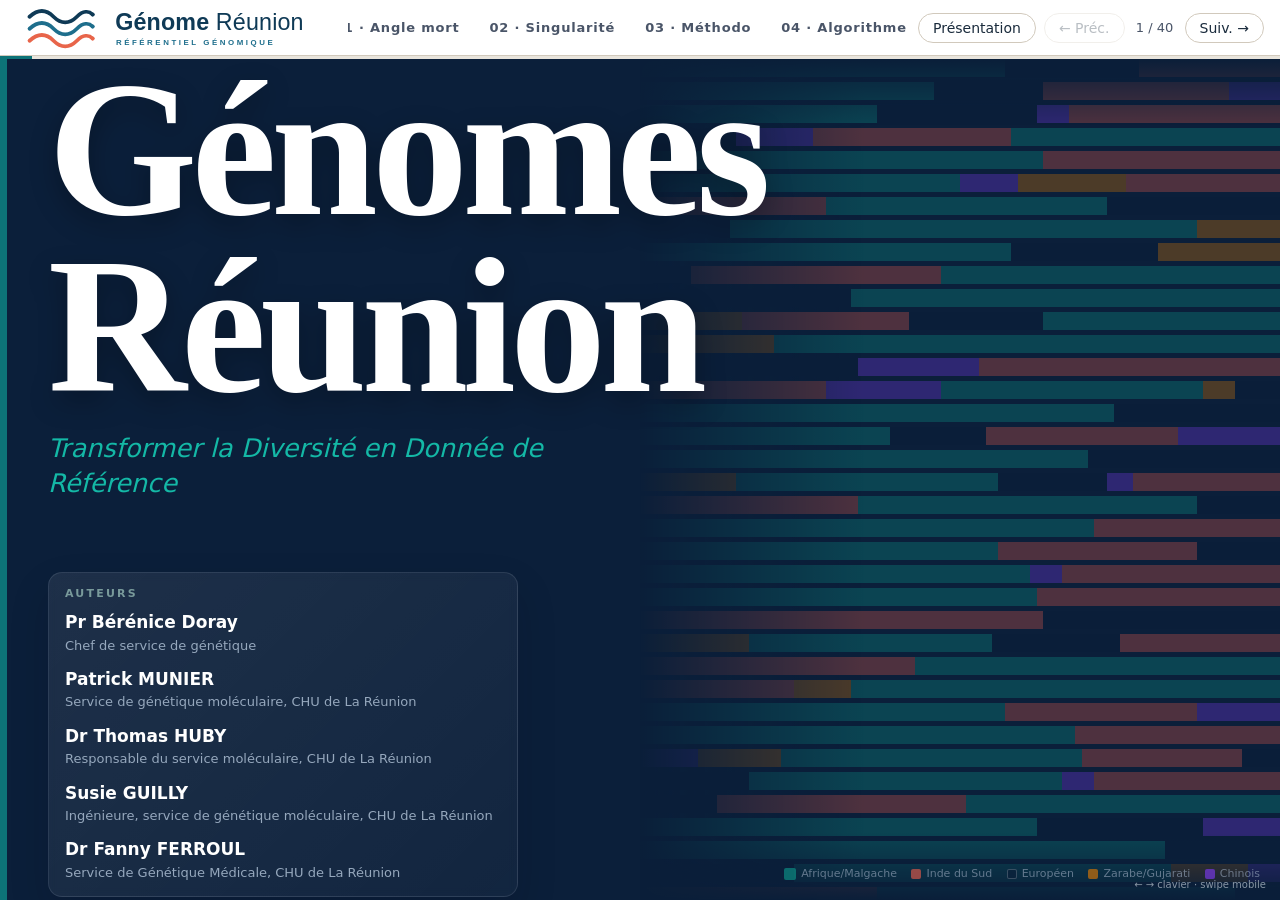
<file: index.html>
<!doctype html>

<html lang="fr">
  <head>
    <meta charset="utf-8" />
    <meta content="width=device-width,initial-scale=1" name="viewport" />
    <title>Génome Réunion</title>
    <link rel="icon" type="image/svg+xml" href="images/favicon.svg" />
    <link href="css/main.css?v=2" rel="stylesheet" />
    <link href="css/slides/s00-hero.css" rel="stylesheet" />
    <link href="css/slides/s01-angle-mort.css" rel="stylesheet" />
    <link href="css/slides/s02-singularite.css" rel="stylesheet" />
    <link href="css/slides/s03-design.css" rel="stylesheet" />
    <link href="css/slides/s04-algorithme.css" rel="stylesheet" />
    <link href="css/slides/s05-wgs.css" rel="stylesheet" />
    <script src="js/vendor/chart.umd.js"></script>
  </head>
  <body>
    <nav aria-label="Navigation de la présentation" id="nav">
      <div id="nav-left">
        <span id="nav-logo" role="button" tabindex="0" aria-label="Génome Réunion — retour à l'accueil">
          <img class="nav-logo-img" src="images/genome-reunion-logo-horizontal-court.svg" alt="Génome Réunion — Référentiel génomique de La Réunion" />
        </span>
        <button aria-expanded="false" aria-label="Menu sections" id="burger-btn">
          <span></span>
          <span></span>
          <span></span>
        </button>
      </div>
      <div id="nav-center">
        <!-- Navigation de section : data-target-slide = index 0-based de la slide d'entrée de section -->
        <button aria-current="true" class="sec-pill js-slide-jump on" data-target-slide="0">Accueil</button>
        <button class="sec-pill js-slide-jump" data-target-slide="2">01 · Angle mort</button>
        <button class="sec-pill js-slide-jump" data-target-slide="8">02 · Singularité</button>
        <button class="sec-pill js-slide-jump" data-target-slide="14">03 · Méthodo</button>
        <button class="sec-pill js-slide-jump" data-target-slide="17">04 · Algorithme</button>
        <button class="sec-pill js-slide-jump" data-target-slide="39">05 · WGS</button>
      </div>
      <div id="nav-right">
        <button class="nbtn" id="presenter-btn" title="Ouvrir le mode présentation (2 écrans)">Présentation</button>
        <button aria-controls="deck" class="nbtn" id="bp">← Préc.</button>
        <output aria-atomic="true" aria-live="polite" id="ctr">1 / 42</output>
        <button aria-controls="deck" class="nbtn" id="bn">Suiv. →</button>
      </div>
    </nav>
    <div id="prog"><div id="pf"></div></div>
    <main aria-label="Présentation Génome Réunion" id="deck">
      <!-- ═══════════════════════════════════════════════════════
           INDEX DES SLIDES — Numérotation = badge affiché en pied de page
           (mode Expert ; les 2 résumés S04 sont optionnels, non numérotés)
           ═══════════════════════════════════════════════════════

           SECTION 00 — ACCUEIL
           Slide 1  — TITRE HERO
           Slide 2  — PLAN DE LA PRÉSENTATION

           SECTION 01 — ANGLE MORT
           Slide 3  — INTRO S01 : L'ANGLE MORT
           Slide 4  — BIAIS STRUCTUREL DOCUMENTÉ
           Slide 5  — LE MUR CLINIQUE
           Slide 6  — PHARMACOGÉNÉTIQUE
           Slide 7  — QUAND L'IA HÉRITE D'UNE MAUVAISE RÉFÉRENCE
           Slide 8  — COMMENT GÉNOME RÉUNION CORRIGE LE BIAIS

           SECTION 02 — SINGULARITÉ
           Slide 9  — INTRO S02 : SINGULARITÉ RÉUNIONNAISE
           Slide 10 — LA RÉUNION : PEUPLEMENT SANS AUTOCHTONES
           Slide 11 — DU PEUPLEMENT AU MÉTISSAGE
           Slide 12 — POURQUOI LA RÉUNION N'EST PAS HOMOGÈNE
           Slide 13 — L'EFFET FONDATEUR
           Slide 14 — LA DOUBLE SINGULARITÉ

           SECTION 03 — MÉTHODOLOGIE
           Slide 15 — INTRO S03 : DESIGN
           Slide 16 — LE PIPELINE D'OPTIMISATION
           Slide 17 — DE LA PUCE SNP AU WGS : L'ENTONNOIR

           SECTION 04 — ALGORITHME
           Slide 18  — INTRO S04 : L'ALGORITHME
           Slide 18a — ALGORITHME DE SÉLECTION (RÉSUMÉ 1, optionnel)
           Slide 18b — VALIDATION & DÉPLOIEMENT (RÉSUMÉ 2, optionnel)
           Slide 19 — ARCHITECTURE DU PROJET : TROIS RESSOURCES
           Slide 20 — JUSTIFICATION STATISTIQUE N=350
           Slide 21 — PANEL WGS HYBRIDE V3
           Slide 22 — DEUX NIVEAUX, UNE CONTRAINTE PRINCIPALE
           Slide 23 — STRATIFICATION GÉO-ANCESTRALE
           Slide 24 — POOLS TÉMOINS EXTERNES (V3.5)
           Slide 25 — QUATRE DIMENSIONS COMPLÉMENTAIRES DE S_div
           Slide 26 — COMPOSANTES GLOBALES (PCA + ADMIX)
           Slide 27 — COMPOSANTES LOCALES (IBD + ROH)
           Slide 28 — LE SCORE DE DIVERSITÉ
           Slide 29 — ANTI-BIAIS DIRECTIONNEL (QUINTILE)
           Slide 30 — SÉLECTION GREEDY STRATIFIÉE
           Slide 31 — EXEMPLE CONCRET : CALCUL PAS-À-PAS
           Slide 32 — PHASAGE RÉUNIONNAIS
           Slide 33 — FRÉQUENCES FINALES (RECALIBRAGE)
           Slide 34 — COMPARAISON DES 6 STRATÉGIES
           Slide 35 — AVANTAGES ET LIMITATIONS
           Slide 36 — VALIDATION 1000 GENOMES
           Slide 37 — VALIDATION EPIGEN-BRASIL

           SECTION 05 — WGS
           Slide 38 — INTRO S05 : WGS ET IMPACTS
           Slide 39 — LES IMPACTS ATTENDUS DU RÉFÉRENTIEL
           Slide 40 — CONCLUSION

           ═══════════════════════════════════════════════════════ -->
      <!-- ═══════════════════════════════════════════════════════
     SLIDE 01 — TITRE HERO
     Fond navy + barre accent teal + animation admixture à droite.
     L'animation (#admix-bg) est injectée dynamiquement par
     data/admixture.js au chargement (DOMContentLoaded).
     Les barres reflètent la composition démographique réelle :
     ~45% Afrique/Malgache · ~25% Inde du Sud · ~15% Européen
     ═══════════════════════════════════════════════════════ -->
      <div class="slide slide--hero" data-section="0">
        <div class="accent-bar"></div>
        <!-- Zone droite : animation admixture en arrière-plan
         aria-hidden=true car purement décoratif — ne pas lire par les lecteurs d'écran
         Les barres sont injectées par data/admixture.js ; ce bloc HTML reste volontairement vide
         pour éviter une duplication des données entre index.html et data/admixture.js.
         Les deux dégradés (gauche et haut/bas) fondent l'animation dans le fond navy. -->
        <div aria-hidden="true" class="admix-wrap">
          <div id="admix-bg"></div>
          <!-- Fondu gauche : navy → transparent pour intégrer l'animation au fond -->
          <div class="admix-overlay-left"></div>
          <!-- Fondus haut et bas : masquent les bords de l'animation -->
          <div class="admix-overlay-vignette"></div>
        </div>
        <!-- Légende des composantes ancestrales — coin bas droit, discret (opacity .65)
         Correspond aux couleurs des variables CSS --adm-* dans variables.css -->
        <div aria-hidden="true" class="adm-legend">
          <div class="adm-legend-item">
            <div class="adm-legend-dot adm-legend-dot--afrique"></div>
            Afrique/Malgache
          </div>
          <div class="adm-legend-item">
            <div class="adm-legend-dot adm-legend-dot--inde"></div>
            Inde du Sud
          </div>
          <div class="adm-legend-item">
            <div class="adm-legend-dot adm-legend-dot--europe"></div>
            Européen
          </div>
          <div class="adm-legend-item">
            <div class="adm-legend-dot adm-legend-dot--zarabe"></div>
            Zarabe/Gujarati
          </div>
          <div class="adm-legend-item">
            <div class="adm-legend-dot adm-legend-dot--chinois"></div>
            Chinois
          </div>
        </div>
        <!-- Contenu principal hero — z-index:2 pour rester au-dessus de l'animation admixture.
         Le bloc texte reste volontairement court : titre + promesse + signature auteurs,
         pour laisser la slide d'ouverture jouer pleinement son rôle de couverture. -->
        <div class="hero-content">
          <div>
            <h1 class="hero-title">
              Génomes
              <br />
              Réunion
            </h1>
            <p class="hero-subtitle">Transformer la Diversité en Donnée de Référence</p>
            <div class="hero-authors">
              <div class="hero-authors-label">Auteurs</div>
              <div class="hero-authors-list">
                <div>
                  <div class="hero-author-name">Pr Bérénice Doray</div>
                  <div class="hero-author-role">Chef de service de génétique</div>
                </div>
                <div>
                  <div class="hero-author-name">Patrick MUNIER</div>
                  <div class="hero-author-role">Service de génétique moléculaire, CHU de La Réunion</div>
                </div>
                <div>
                  <div class="hero-author-name">Dr Thomas HUBY</div>
                  <div class="hero-author-role">Responsable du service moléculaire, CHU de La Réunion</div>
                </div>
                <div>
                  <div class="hero-author-name">Susie GUILLY</div>
                  <div class="hero-author-role">Ingénieure, service de génétique moléculaire, CHU de La Réunion</div>
                </div>
                <div>
                  <div class="hero-author-name">Dr Fanny FERROUL</div>
                  <div class="hero-author-role">Service de Génétique Médicale, CHU de La Réunion</div>
                </div>
              </div>
            </div>
          </div>
        </div>
      </div>
      <!-- ═══════════════════════════════════════════════════════
     SLIDE 02 — SOMMAIRE
     Table des matières cliquable. Chaque .toc-row porte un
     attribut data-target-slide lu par app.js.
     Les data-target-slide ci-dessous sont alignés sur les vraies
     slides d'introduction de section (index 0-based).
     ═══════════════════════════════════════════════════════ -->
      <div class="slide slide--cream" data-section="0">
        <div class="inner">
          <h2 class="slide-title">Plan de la présentation</h2>
          <div class="slide-rule slide-rule--teal"></div>
          <div class="toc-row js-slide-jump" data-target-slide="2">
            <div class="toc-number toc-number--s01">01</div>
            <div>
              <strong class="toc-title">L'Angle Mort de la Médecine de Précision</strong>
              <br />
              <span class="text-body toc-desc">Pourquoi La Réunion est absente des bases génomiques mondiales</span>
            </div>
          </div>
          <div class="toc-row js-slide-jump" data-target-slide="8">
            <div class="toc-number toc-number--s02">02</div>
            <div>
              <strong class="toc-title">Histoire et Singularité Génétique de La Réunion</strong>
              <br />
              <span class="text-body toc-desc">Peuplement, métissage, effet fondateur et double singularité</span>
            </div>
          </div>
          <div class="toc-row js-slide-jump" data-target-slide="14">
            <div class="toc-number toc-number--s03">03</div>
            <div>
              <strong class="toc-title">Pipeline Méthodologique</strong>
              <br />
              <span class="text-body toc-desc">De la puce SNP au séquençage ciblé (WGS)</span>
            </div>
          </div>
          <div class="toc-row toc-row--with-button">
            <div class="js-slide-jump" data-target-slide="17">
              <div class="toc-number toc-number--s04">04</div>
              <div>
                <strong class="toc-title">L'Algorithme de Sélection</strong>
                <br />
                <span class="text-body toc-desc">Comment choisir les individus qui maximisent l'information génétique</span>
              </div>
            </div>
            <button aria-pressed="true" id="s04-toggle-btn" title="Basculer entre mode Expert (détaillé) et Résumé pour la section Algorithme">Expert</button>
          </div>
          <div class="toc-row js-slide-jump" data-target-slide="33">
            <div class="toc-number toc-number--s05">05</div>
            <div>
              <strong class="toc-title">Ce que le WGS va Produire</strong>
              <br />
              <span class="text-body toc-desc">Le référentiel réunionnais au service des patients</span>
            </div>
          </div>
          <div class="slide-footer"><span class="caption">Génome Réunion</span></div>
        </div>
      </div>
      <!-- ═══════════════════════════════════════════════════════
     SLIDE 03 — INTRO SECTION 01 : L'ANGLE MORT
     Slide d'intro pleine couleur var(--s01) = coral.
     ═══════════════════════════════════════════════════════ -->
      <div class="slide slide--s01" data-section="1">
        <div class="section-slide">
          <div class="section-slide-left"><div class="section-number">01</div></div>
          <div class="section-slide-right">
            <div aria-hidden="true" class="section-graphic">
              <svg fill="none" viewbox="0 0 900 700" xmlns="http://www.w3.org/2000/svg">
                <defs>
                  <radialgradient cx="0" cy="0" gradienttransform="translate(552 352) rotate(90) scale(248 286)" gradientunits="userSpaceOnUse" id="section01GridGlow" r="1">
                    <stop stop-color="white" stop-opacity=".08"></stop>
                    <stop offset=".52" stop-color="white" stop-opacity=".025"></stop>
                    <stop offset="1" stop-color="white" stop-opacity="0"></stop>
                  </radialgradient>
                </defs>
                <rect fill="url(#section01GridGlow)" height="476" width="604" x="156" y="108"></rect>
                <g fill="rgba(255,255,255,.18)">
                  <rect height="10" rx="2" width="10" x="212" y="146"></rect>
                  <rect height="10" rx="2" width="10" x="250" y="146"></rect>
                  <rect height="10" rx="2" width="10" x="288" y="146"></rect>
                  <rect height="10" rx="2" width="10" x="326" y="146"></rect>
                  <rect height="10" rx="2" width="10" x="364" y="146"></rect>
                  <rect height="10" rx="2" width="10" x="402" y="146"></rect>
                  <rect height="10" rx="2" width="10" x="478" y="146"></rect>
                  <rect height="10" rx="2" width="10" x="516" y="146"></rect>
                  <rect height="10" rx="2" width="10" x="554" y="146"></rect>
                  <rect height="10" rx="2" width="10" x="592" y="146"></rect>
                  <rect height="10" rx="2" width="10" x="630" y="146"></rect>
                  <rect height="10" rx="2" width="10" x="668" y="146"></rect>
                  <rect height="10" rx="2" width="10" x="706" y="146"></rect>
                  <rect height="10" rx="2" width="10" x="212" y="194"></rect>
                  <rect height="10" rx="2" width="10" x="250" y="194"></rect>
                  <rect height="10" rx="2" width="10" x="288" y="194"></rect>
                  <rect height="10" rx="2" width="10" x="326" y="194"></rect>
                  <rect height="10" rx="2" width="10" x="364" y="194"></rect>
                  <rect height="10" rx="2" width="10" x="402" y="194"></rect>
                  <rect height="10" rx="2" width="10" x="440" y="194"></rect>
                  <rect height="10" rx="2" width="10" x="592" y="194"></rect>
                  <rect height="10" rx="2" width="10" x="630" y="194"></rect>
                  <rect height="10" rx="2" width="10" x="668" y="194"></rect>
                  <rect height="10" rx="2" width="10" x="706" y="194"></rect>
                  <rect height="10" rx="2" width="10" x="212" y="242"></rect>
                  <rect height="10" rx="2" width="10" x="250" y="242"></rect>
                  <rect height="10" rx="2" width="10" x="288" y="242"></rect>
                  <rect height="10" rx="2" width="10" x="326" y="242"></rect>
                  <rect height="10" rx="2" width="10" x="364" y="242"></rect>
                  <rect height="10" rx="2" width="10" x="402" y="242"></rect>
                  <rect height="10" rx="2" width="10" x="630" y="242"></rect>
                  <rect height="10" rx="2" width="10" x="668" y="242"></rect>
                  <rect height="10" rx="2" width="10" x="706" y="242"></rect>
                  <rect height="10" rx="2" width="10" x="212" y="290"></rect>
                  <rect height="10" rx="2" width="10" x="250" y="290"></rect>
                  <rect height="10" rx="2" width="10" x="288" y="290"></rect>
                  <rect height="10" rx="2" width="10" x="326" y="290"></rect>
                  <rect height="10" rx="2" width="10" x="364" y="290"></rect>
                  <rect height="10" rx="2" width="10" x="592" y="290"></rect>
                  <rect height="10" rx="2" width="10" x="630" y="290"></rect>
                  <rect height="10" rx="2" width="10" x="668" y="290"></rect>
                  <rect height="10" rx="2" width="10" x="706" y="290"></rect>
                  <rect height="10" rx="2" width="10" x="212" y="338"></rect>
                  <rect height="10" rx="2" width="10" x="250" y="338"></rect>
                  <rect height="10" rx="2" width="10" x="288" y="338"></rect>
                  <rect height="10" rx="2" width="10" x="630" y="338"></rect>
                  <rect height="10" rx="2" width="10" x="668" y="338"></rect>
                  <rect height="10" rx="2" width="10" x="706" y="338"></rect>
                  <rect height="10" rx="2" width="10" x="212" y="386"></rect>
                  <rect height="10" rx="2" width="10" x="250" y="386"></rect>
                  <rect height="10" rx="2" width="10" x="288" y="386"></rect>
                  <rect height="10" rx="2" width="10" x="326" y="386"></rect>
                  <rect height="10" rx="2" width="10" x="364" y="386"></rect>
                  <rect height="10" rx="2" width="10" x="592" y="386"></rect>
                  <rect height="10" rx="2" width="10" x="630" y="386"></rect>
                  <rect height="10" rx="2" width="10" x="668" y="386"></rect>
                  <rect height="10" rx="2" width="10" x="706" y="386"></rect>
                  <rect height="10" rx="2" width="10" x="212" y="434"></rect>
                  <rect height="10" rx="2" width="10" x="250" y="434"></rect>
                  <rect height="10" rx="2" width="10" x="288" y="434"></rect>
                  <rect height="10" rx="2" width="10" x="326" y="434"></rect>
                  <rect height="10" rx="2" width="10" x="364" y="434"></rect>
                  <rect height="10" rx="2" width="10" x="402" y="434"></rect>
                  <rect height="10" rx="2" width="10" x="630" y="434"></rect>
                  <rect height="10" rx="2" width="10" x="668" y="434"></rect>
                  <rect height="10" rx="2" width="10" x="706" y="434"></rect>
                  <rect height="10" rx="2" width="10" x="212" y="482"></rect>
                  <rect height="10" rx="2" width="10" x="250" y="482"></rect>
                  <rect height="10" rx="2" width="10" x="288" y="482"></rect>
                  <rect height="10" rx="2" width="10" x="326" y="482"></rect>
                  <rect height="10" rx="2" width="10" x="364" y="482"></rect>
                  <rect height="10" rx="2" width="10" x="402" y="482"></rect>
                  <rect height="10" rx="2" width="10" x="478" y="482"></rect>
                  <rect height="10" rx="2" width="10" x="516" y="482"></rect>
                  <rect height="10" rx="2" width="10" x="554" y="482"></rect>
                  <rect height="10" rx="2" width="10" x="592" y="482"></rect>
                  <rect height="10" rx="2" width="10" x="630" y="482"></rect>
                  <rect height="10" rx="2" width="10" x="668" y="482"></rect>
                  <rect height="10" rx="2" width="10" x="706" y="482"></rect>
                </g>
                <rect fill="rgba(230, 95, 80, .88)" height="210" rx="26" width="120" x="432" y="214"></rect>
                <rect fill="rgba(255,255,255,.16)" height="12" rx="6" width="80" x="452" y="242"></rect>
                <rect fill="rgba(255,255,255,.12)" height="12" rx="6" width="80" x="452" y="278"></rect>
                <rect fill="rgba(255,255,255,.10)" height="12" rx="6" width="80" x="452" y="314"></rect>
                <rect fill="rgba(255,255,255,.08)" height="12" rx="6" width="80" x="452" y="350"></rect>
              </svg>
            </div>
            <div class="section-copy">
              <div class="section-tag">Section 01 · Angle mort</div>
              <h2 class="section-title">
                L'Angle Mort de la
                <br />
                Médecine de Précision
              </h2>
              <p class="section-subtitle">Pourquoi la population réunionnaise reste hors champ des bases génomiques mondiales, et ce que cela change en clinique.</p>
            </div>
          </div>
        </div>
      </div>
      <!-- ═══════════════════════════════════════════════════════
     SLIDE 04 — BIAIS STRUCTUREL MONDIAL
     Tableau comparatif de trois ressources souvent confondues :
     GWAS (biais de recrutement), gnomAD/ExAC (fréquences de variants)
     et panels de diversité (1000 Genomes / H3Africa).
     Objectif : montrer qu'aucune ne constitue une référence dédiée
     pour la population réunionnaise.
     ═══════════════════════════════════════════════════════ -->
      <!-- Slide 04 : panorama des ressources biaisées et de leurs limites pour La Réunion. -->
      <div class="slide slide--cream" data-section="1">
        <div class="inner">
          <h2 class="slide-title">Un biais structurel documenté</h2>
          <div class="slide-rule slide-rule--coral"></div>
          <p class="text-body bias-intro">Le problème n'est pas une seule base, mais l'addition de plusieurs ressources incomplètes. Elles documentent mieux certaines populations que d'autres, sans jamais isoler un profil réunionnais propre.</p>
          <!-- Tableau de cadrage : chaque ligne correspond à une famille de ressources. -->
          <table class="bias-table">
            <colgroup>
              <col class="bias-col-resource" />
              <col class="bias-col-key" />
              <col class="bias-col-coverage" />
              <col />
            </colgroup>
            <tr>
              <th>Ressource</th>
              <th>Constat clé</th>
              <th>Ce que cela couvre</th>
              <th>Limite pour La Réunion</th>
            </tr>
            <tr>
              <td>
                <strong>1. GWAS</strong>
                <br />
                <span class="bias-resource-note">Cohortes d'association</span>
              </td>
              <td class="bias-key bias-key--coral">Participants majoritairement européens</td>
              <td>Découverte de variants associés et scores polygéniques</td>
              <td>Les performances chutent dans les populations sous-représentées et admixées ; un signal réunionnais peut rester invisible ou mal calibré.</td>
            </tr>
            <tr>
              <td>
                <strong>2. gnomAD / ExAC</strong>
                <br />
                <span class="bias-resource-note">Fréquences de variants</span>
              </td>
              <td class="bias-key bias-key--amber">Diversification en progrès, mais couverture incomplète</td>
              <td>Fréquence populationnelle, filtrage de variants, aide à l'interprétation</td>
              <td>Une fréquence "rare" au niveau global peut être fréquente localement ; les profils réunionnais restent dilués dans des catégories trop larges.</td>
            </tr>
            <tr>
              <td>
                <strong>3. 1000 Genomes / H3Africa</strong>
                <br />
                <span class="bias-resource-note">Panels de diversité</span>
              </td>
              <td class="bias-key bias-key--teal">Diversité mieux représentée que dans les GWAS historiques</td>
              <td>Structure génétique, haplotypes, comparaison entre populations</td>
              <td>Aucun sous-groupe ne reproduit l'admixture et la structuration locale réunionnaises ; ce ne sont pas des panels de référence réunionnais.</td>
            </tr>
          </table>
          <!-- Cartouche final : le vrai manque n'est pas l'absence totale de données, mais l'absence de référence dédiée. -->
          <div class="bias-callout">
            <span class="bias-callout-label">Conclusion :</span>
            <span class="text-body">
              La population réunionnaise n'est pas absente de toute littérature, mais absente comme
              <strong>référence dédiée</strong>
              . C'est cette absence qui fragilise l'imputation, l'interprétation des variants et les scores de risque.
            </span>
          </div>
          <div class="slide-footer slide-footer-citations">
            <div class="slide-footer-meta">
              <span class="caption">Génome Réunion</span>
              <div class="slide-footer-sources">
                <span class="slide-footer-source">1. Martin et al., 2017; Peterson et al., 2019; Fatumo et al., 2022</span>
                <span class="slide-footer-source">2. Lek et al., 2016; Karczewski et al., 2020; Gudmundsson et al., 2022</span>
                <span class="slide-footer-source">3. 1000 Genomes Project Consortium, 2010; H3Africa Consortium, 2014</span>
              </div>
            </div>
            <span class="caption">4</span>
          </div>
        </div>
      </div>
      <!-- ═══════════════════════════════════════════════════════
     SLIDE 05 — LE MUR CLINIQUE
     Contraste visuel patient européen (diagnostic clair) vs
     patient réunionnais (VUS — Variant d'Incertitude Significative).
     ═══════════════════════════════════════════════════════ -->
      <!-- Slide 05 : contraste clinique entre référentiel standard et patient réunionnais. -->
      <div class="slide slide--cream" data-section="1">
        <div class="inner">
          <h2 class="slide-title">Le Mur Clinique : Incertitudes et Pertes de Chance</h2>
          <div class="slide-rule slide-rule--coral"></div>
          <!-- Deux cartes miroir pour opposer le parcours standard et la perte de chance. -->
          <div class="grid-2 clinical-grid">
            <div class="clinical-panel clinical-panel--navy">
              <h3 class="clinical-panel-title">Patient Européen Standard</h3>
              <div class="clinical-panel-result clinical-panel-result--success">✓ Diagnostic bénin / clair</div>
            </div>
            <div class="clinical-panel clinical-panel--orange">
              <h3 class="clinical-panel-title">Patient Réunionnais</h3>
              <div class="clinical-panel-result clinical-panel-result--warning">
                ⚠ Résultat : VUS
                <br />
                <span class="clinical-panel-note">(variant de signification inconnue)</span>
              </div>
            </div>
          </div>
          <p class="text-body clinical-impact-line">
            —
            <strong>Faux positifs :</strong>
            diagnostics erronés (ex : cardiomyopathie hypertrophique à tort)
          </p>
          <p class="text-body clinical-impact-line">
            —
            <strong>Surcoûts :</strong>
            analyses complémentaires inutiles, errance diagnostique prolongée
          </p>
          <p class="text-body clinical-impact-line">
            —
            <strong>Anxiété familiale</strong>
            prolongée sans réponse claire
          </p>
          <div class="slide-footer slide-footer-citations">
            <div class="slide-footer-meta">
              <span class="caption">Génome Réunion</span>
              <div class="slide-footer-sources">
                <span class="slide-footer-source">
                  Manrai et al.,
                  <em>Genetic Misdiagnoses and the Potential for Health Disparities</em>
                  , N Engl J Med, 2016.
                </span>
              </div>
            </div>
            <span class="caption">5</span>
          </div>
        </div>
      </div>
      <!-- ═══════════════════════════════════════════════════════
     SLIDE 06 — PHARMACOGÉNÉTIQUE
     Tableau comparatif des risques médicamenteux spécifiques
     à la population réunionnaise (warfarine, clopidogrel).
     ═══════════════════════════════════════════════════════ -->
      <!-- Slide 06 : tableau pharmacogénétique + message de synthèse clinique. -->
      <div class="slide slide--cream" data-section="1">
        <div class="inner">
          <h2 class="slide-title">Pharmacogénétique : Quand le Standard Devient Dangereux</h2>
          <div class="slide-rule slide-rule--coral"></div>
          <table class="pharma-table">
            <colgroup>
              <col class="pharma-col-drug" />
              <col class="pharma-col-expected" />
              <col class="pharma-col-risk" />
            </colgroup>
            <tr>
              <th>Médicament</th>
              <th class="pharma-head--expected">Hypothèse euro-centrée</th>
              <th class="pharma-head--risk">Réalité réunionnaise</th>
            </tr>
            <tr>
              <td>
                <strong>Warfarine</strong>
                <br />
                <span class="caption">(Anticoagulant)</span>
              </td>
              <td class="pharma-cell--expected">Dosage standard efficace</td>
              <td class="pharma-cell--risk">
                <strong>CYP2C9*5,*6,*8,*11</strong>
                → risque hémorragique accru
              </td>
            </tr>
            <tr>
              <td>
                <strong>Clopidogrel</strong>
                <br />
                <span class="caption">(Cardiologie)</span>
              </td>
              <td class="pharma-cell--expected">50% métaboliseurs normaux</td>
              <td class="pharma-cell--risk">
                <strong>CYP2C19</strong>
                perte-de-fonction → thrombose de stent
              </td>
            </tr>
          </table>
          <!-- Grand cartouche de conclusion pour transformer le tableau en message clinique. -->
          <div class="pharma-highlight">
            <div class="pharma-highlight-value">90 %</div>
            <p class="pharma-highlight-copy">
              des individus d’une cohorte admixée ont au moins un résultat pharmacogénétique actionnable ;
              <br />
              <em class="pharma-highlight-emphasis">l’extrapolation européenne peut sous-estimer le risque.</em>
            </p>
          </div>
          <div class="slide-footer slide-footer-citations">
            <div class="slide-footer-meta">
              <span class="caption">Génome Réunion</span>
              <div class="slide-footer-sources">
                <span class="slide-footer-source">
                  Warfarine : Perera et al.,
                  <em>Lancet</em>
                  , 2013; Johnson et al.,
                  <em>Clin Pharmacol Ther</em>
                  , 2017.
                </span>
                <span class="slide-footer-source">
                  Clopidogrel : Magavern et al.,
                  <em>JACC Adv</em>
                  , 2023.
                </span>
                <span class="slide-footer-source">
                  Bertholim-Nasciben et al.,
                  <em>Front Pharmacol</em>
                  , 2023.
                </span>
                <span class="slide-footer-source">
                  Chan, Zhang, Pirmohamed,
                  <em>Br J Cancer</em>
                  , 2024.
                </span>
                <span class="slide-footer-source">
                  Suarez-Kurtz, Parra,
                  <em>Adv Pharmacol</em>
                  , 2018.
                </span>
              </div>
            </div>
            <span class="caption">6</span>
          </div>
        </div>
      </div>
      <!-- ═══════════════════════════════════════════════════════
     SLIDE 07 — IA : GARBAGE IN, GARBAGE OUT
     Slide d'impact : les deux chiffres clés (81% / ≈0%)
     avec la conséquence directe pour les patients réunionnais.
     ═══════════════════════════════════════════════════════ -->
      <!-- Slide 07 : montrer comment un référentiel incomplet se propage jusque dans l'IA biomédicale. -->
      <div class="slide slide--cream" data-section="1">
        <div class="accent-bar accent-bar--coral"></div>
        <div class="inner">
          <h2 class="slide-title">Quand l'IA Hérite d'une Mauvaise Référence</h2>
          <div class="slide-rule slide-rule--coral"></div>
          <!-- L'accroche reste pleine largeur pour annoncer le problème avant la grille 2x2. -->
          <p class="text-body ai-lead">Quand les référentiels sont construits sur des cohortes majoritairement européennes, les PRS, la pharmacogénétique et les modèles d'IA biomédicale se généralisent mal aux populations admixées.</p>
          <div class="grid-2 ai-grid-2">
            <div class="card ai-badge-card">
              <div class="ai-badge-dot"></div>
              <div class="ai-badge-copy">
                <div class="ai-badge-title">GWAS</div>
                <div class="text-body">cohortes majoritairement européennes dans les études d'association et les scores dérivés</div>
              </div>
            </div>
            <div class="card ai-body-card">
              <h3 class="ai-card-title">Pourquoi c'est un problème</h3>
              <p class="text-body">L'IA biomédicale n'invente pas ses biais : elle les hérite des bases de données, cohortes et référentiels sur lesquels elle est entraînée ou calibrée.</p>
            </div>
            <div class="card ai-badge-card ai-badge-card--alert">
              <div class="ai-badge-dot"></div>
              <div class="ai-badge-copy">
                <div class="ai-badge-title">Aucune</div>
                <div class="ai-badge-emphasis">référence réunionnaise dédiée dans les standards internationaux</div>
              </div>
            </div>
            <div class="ai-callout ai-callout--alert">
              <span class="ai-callout-label">Conséquence directe :</span>
              <span class="text-body">Les outils prédictifs, biomarqueurs et recommandations assistés par IA risquent d'être moins bien calibrés pour les patients réunionnais.</span>
            </div>
          </div>
          <div class="slide-footer slide-footer-citations">
            <div class="slide-footer-meta">
              <span class="caption">Génome Réunion</span>
              <div class="slide-footer-sources">
                <span class="slide-footer-source">Martin et al., 2017; Peterson et al., 2019; Fatumo et al., 2022</span>
                <span class="slide-footer-source">Lek et al., 2016; Karczewski et al., 2020; Gudmundsson et al., 2022</span>
                <span class="slide-footer-source">1000 Genomes Project Consortium, 2010; H3Africa Consortium, 2014</span>
                <span class="slide-footer-source">
                  IA / biais : Hasanzadeh et al.,
                  <em>NPJ Digit Med</em>
                  , 2025.
                </span>
                <span class="slide-footer-source">
                  Pharmacogénomique / équité : Paetznick, Okoro,
                  <em>Pharmacy</em>
                  , 2023; Botton et al.,
                  <em>Front Pharmacol</em>
                  , 2022.
                </span>
                <span class="slide-footer-source">
                  Drug discovery assisté par IA : Ocana et al.,
                  <em>Biomark Res</em>
                  , 2025.
                </span>
              </div>
            </div>
            <span class="caption">7</span>
          </div>
        </div>
      </div>
      <!-- ═══════════════════════════════════════════════════════
     SLIDE 08 — COMMENT LE PROJET CORRIGE LE BIAIS IA
     3 leviers orientés données / modèles / usage clinique.
     ═══════════════════════════════════════════════════════ -->
      <!-- Slide 08 : réponse au biais, structurée selon la logique IA données → modèles → transfert clinique. -->
      <div class="slide slide--cream" data-section="1">
        <div class="accent-bar accent-bar--coral"></div>
        <div class="inner">
          <h2 class="slide-title">Comment Génome Réunion Corrige le Biais de l'IA</h2>
          <div class="slide-rule slide-rule--coral"></div>
          <div class="grid-3 ai-step-grid">
            <div class="card ai-step-card ai-step-card--coral">
              <div class="ai-step-number ai-step-number--coral">1</div>
              <h3 class="ai-card-title">Données d'entraînement</h3>
              <p class="text-body ai-step-text">Introduire une référence réunionnaise pour que les modèles ne déduisent plus la diversité locale à partir d'un proxy européen.</p>
            </div>
            <div class="card ai-step-card ai-step-card--amber">
              <div class="ai-step-number ai-step-number--amber">2</div>
              <h3 class="ai-card-title">Modèles recalibrés</h3>
              <p class="text-body ai-step-text">Améliorer PRS, interprétation de variants, pharmacogénétique et outils d'aide à la décision à partir d'un jeu de données représentatif.</p>
            </div>
            <div class="card ai-step-card ai-step-card--orange">
              <div class="ai-step-number ai-step-number--orange">3</div>
              <h3 class="ai-card-title">IA plus transférable</h3>
              <p class="text-body ai-step-text">Réduire les faux positifs, mieux classer les VUS et limiter les erreurs thérapeutiques quand les recommandations assistées par IA passent au lit du patient.</p>
            </div>
          </div>
          <!-- Callout final : la réponse n'est pas cosmétique, elle agit sur les données sources des modèles. -->
          <div class="ai-callout">
            <h3 class="ai-card-title">La réponse au biais IA</h3>
            <p class="text-body ai-step-text">
              L'objectif n'est pas d'ajuster après coup un modèle euro-centré, mais d'introduire la diversité réunionnaise dans les données qui servent à
              <strong class="ai-callout-emphasis">entraîner, calibrer et évaluer</strong>
              les outils.
            </p>
          </div>
          <div class="slide-footer">
            <span class="caption">Génome Réunion</span>
            <span class="caption">8</span>
          </div>
        </div>
      </div>
      <!-- ═══════════════════════════════════════════════════════
     SLIDE 09 — INTRO SECTION 02 : SINGULARITÉ RÉUNIONNAISE
     Slide d'intro pleine couleur var(--s02) = teal.
     ═══════════════════════════════════════════════════════ -->
      <div class="slide slide--s02" data-section="2">
        <div class="section-slide">
          <div class="section-slide-left"><div class="section-number">02</div></div>
          <div class="section-slide-right">
            <!-- Motif expérimental section 02 :
         constellation orbitale : plusieurs pôles périphériques
         convergent vers un noyau commun plus affirmé. -->
            <div aria-hidden="true" class="section-graphic">
              <svg fill="none" viewbox="0 0 900 700" xmlns="http://www.w3.org/2000/svg">
                <defs>
                  <radialgradient cx="0" cy="0" gradienttransform="translate(500 350) rotate(90) scale(280 300)" gradientunits="userSpaceOnUse" id="section02Glow" r="1">
                    <stop stop-color="white" stop-opacity=".10"></stop>
                    <stop offset=".56" stop-color="white" stop-opacity=".03"></stop>
                    <stop offset="1" stop-color="white" stop-opacity="0"></stop>
                  </radialgradient>
                </defs>
                <rect fill="url(#section02Glow)" height="520" width="660" x="90" y="86"></rect>
                <g stroke="rgba(255,255,255,.11)" stroke-linecap="round" stroke-width="2.5">
                  <path d="M178 132H660"></path>
                  <path d="M704 132H754"></path>
                  <path d="M178 568H426"></path>
                  <path d="M470 568H754"></path>
                  <path d="M162 146V332"></path>
                  <path d="M162 376V584"></path>
                  <path d="M742 120V292"></path>
                  <path d="M742 338V582"></path>
                  <path d="M178 132L196 108"></path>
                  <path d="M742 120L764 98"></path>
                  <path d="M162 584L184 606"></path>
                  <path d="M754 568L782 596"></path>
                </g>
                <g stroke="rgba(255,255,255,.16)" stroke-linecap="round" stroke-width="2.5">
                  <path d="M252 218C310 248 356 274 422 328"></path>
                  <path d="M286 488C334 454 376 418 434 378"></path>
                  <path d="M612 212C572 246 542 278 498 320"></path>
                  <path d="M680 468C628 438 580 406 514 364"></path>
                  <path d="M444 348C468 344 490 344 514 348"></path>
                </g>
                <g fill="rgba(255,255,255,.34)">
                  <circle cx="214" cy="176" r="8"></circle>
                  <circle cx="246" cy="212" r="8"></circle>
                  <circle cx="282" cy="186" r="8"></circle>
                  <circle cx="320" cy="224" r="8"></circle>
                  <circle cx="270" cy="250" r="8"></circle>
                </g>
                <g fill="rgba(255,255,255,.34)">
                  <circle cx="240" cy="492" r="8"></circle>
                  <circle cx="284" cy="458" r="8"></circle>
                  <circle cx="324" cy="500" r="8"></circle>
                  <circle cx="344" cy="440" r="8"></circle>
                  <circle cx="384" cy="474" r="8"></circle>
                </g>
                <g fill="rgba(255,255,255,.34)">
                  <circle cx="616" cy="182" r="8"></circle>
                  <circle cx="650" cy="220" r="8"></circle>
                  <circle cx="690" cy="188" r="8"></circle>
                  <circle cx="712" cy="242" r="8"></circle>
                  <circle cx="644" cy="264" r="8"></circle>
                </g>
                <g fill="rgba(255,255,255,.34)">
                  <circle cx="614" cy="420" r="8"></circle>
                  <circle cx="654" cy="390" r="8"></circle>
                  <circle cx="692" cy="438" r="8"></circle>
                  <circle cx="724" cy="404" r="8"></circle>
                  <circle cx="644" cy="476" r="8"></circle>
                </g>
                <g fill="rgba(255,255,255,.12)">
                  <circle cx="466" cy="344" r="84"></circle>
                </g>
                <g fill="rgba(255,255,255,.48)">
                  <circle cx="448" cy="332" r="9"></circle>
                  <circle cx="474" cy="308" r="9"></circle>
                  <circle cx="508" cy="324" r="9"></circle>
                  <circle cx="530" cy="354" r="9"></circle>
                  <circle cx="486" cy="384" r="9"></circle>
                  <circle cx="446" cy="370" r="9"></circle>
                  <circle cx="478" cy="348" r="7"></circle>
                  <circle cx="498" cy="352" r="7"></circle>
                </g>
                <g fill="rgba(255,255,255,.12)">
                  <circle cx="392" cy="270" r="5"></circle>
                  <circle cx="372" cy="306" r="5"></circle>
                  <circle cx="560" cy="264" r="5"></circle>
                  <circle cx="578" cy="404" r="5"></circle>
                  <circle cx="404" cy="420" r="5"></circle>
                  <circle cx="552" cy="446" r="5"></circle>
                </g>
              </svg>
            </div>
            <div class="section-copy">
              <div class="section-tag">Section 02 · Singularité</div>
              <h2 class="section-title">
                Histoire et
                <br />
                Singularité Génétique
                <br />
                de La Réunion
              </h2>
              <p class="section-subtitle">Un peuplement sans autochtones, à la croisée de plusieurs continents, qui a produit une singularité démographique et génétique rare.</p>
            </div>
          </div>
        </div>
      </div>
      <!-- ═══════════════════════════════════════════════════════
     SLIDE 10 — HISTOIRE DU PEUPLEMENT
     Frise chronologique : 1663 colonisation → 1848 engagisme
     → XXe migrations. Cette slide ne traite plus la génétique
     en bloc : elle pose seulement la construction historique.
     ═══════════════════════════════════════════════════════ -->
      <div class="slide slide--cream" data-section="2">
        <div class="inner">
          <h2 class="slide-title">La Réunion : un peuplement sans autochtones</h2>
          <div class="slide-rule slide-rule--teal"></div>
          <div class="timeline">
            <div class="timeline-line"></div>
            <div class="timeline-step">
              <div class="timeline-node timeline-node--blue">1663</div>
              <p class="timeline-label timeline-label--blue">Colonisation / Esclavage</p>
              <p class="timeline-copy">
                Europe · Afrique
                <br />
                Madagascar
              </p>
            </div>
            <div class="timeline-step">
              <div class="timeline-node timeline-node--teal">1848</div>
              <p class="timeline-label timeline-label--teal">Engagisme</p>
              <p class="timeline-copy">
                Inde du Sud · Chine
                <br />
                Afrique
              </p>
            </div>
            <div class="timeline-step">
              <div class="timeline-node timeline-node--purple">XXe s.</div>
              <p class="timeline-label timeline-label--purple">Migrations</p>
              <p class="timeline-copy">
                Mayotte · Comores
                <br />
                Madagascar
              </p>
            </div>
            <div class="timeline-step">
              <div class="timeline-node timeline-node--orange">Auj.</div>
              <p class="timeline-label timeline-label--orange">Population</p>
              <p class="timeline-copy">
                Admixture
                <br />
                unique
              </p>
            </div>
          </div>
          <div class="s2-card s2-card--accent-left-teal s2-card--mb">
            <p class="text-body s2-body-lg">
              <strong class="s2-strong--teal">Message clé :</strong>
              la structure réunionnaise ne dérive pas d'un noyau autochtone ancien, mais d'apports successifs importés puis recombinés sur un espace insulaire clos.
            </p>
          </div>
          <!-- Citations historiques intégrées à la slide 10.
     Elles ancrent la frise dans une parole d'historien sans transformer
     la slide en poster académique ; la source courte reste visible. -->
          <div class="history-quotes">
            <div class="history-quote history-quote-prosper">
              <p class="history-quote-text">« La Réunion est un laboratoire d'histoire humaine, un monde recomposé où se mêlent les fragments d'identités transplantées. »</p>
              <div class="history-quote-meta">
                Prosper Ève ·
                <em>Esclavage, métissage, liberté</em>
                , 2003
              </div>
            </div>
            <div class="history-quote history-quote-fuma">
              <p class="history-quote-text">« Le marron est l'homme de la rupture ; il rejette le monde colonial et tente d'en bâtir un autre dans les hauteurs. »</p>
              <div class="history-quote-meta">
                Sudel Fuma ·
                <em>La révolte des oreilles coupées</em>
                , 2011
              </div>
            </div>
          </div>
          <div class="slide-footer slide-footer-citations">
            <div class="slide-footer-meta">
              <span class="caption">Génome Réunion</span>
              <div class="slide-footer-sources">
                <span class="slide-footer-source">
                  Citation 1 : Prosper Ève,
                  <em>Esclavage, métissage, liberté : La Réunion, 1794-1848</em>
                  , 2003.
                </span>
                <span class="slide-footer-source">
                  Citation 2 : Sudel Fuma,
                  <em>La révolte des oreilles coupées</em>
                  , 2011.
                </span>
              </div>
            </div>
            <span class="caption">10</span>
          </div>
        </div>
      </div>
      <!-- ═══════════════════════════════════════════════════════
     SLIDE 11 — DU PEUPLEMENT AU MÉTISSAGE
     Montre la transition entre vagues de peuplement et
     recomposition biologique mesurable (admixture).
     ═══════════════════════════════════════════════════════ -->
      <div class="slide slide--cream" data-section="2">
        <div class="inner">
          <h2 class="slide-title">Du peuplement au métissage</h2>
          <div class="slide-rule slide-rule--teal"></div>
          <div class="s2-grid-2">
            <div class="s2-card">
              <div class="s2-kicker">Ce qu'il faut comprendre</div>
              <h3 class="s2-heading">Le métissage réunionnais n'est pas un flou identitaire.</h3>
              <p class="text-body s2-body-lg">
                C'est une
                <strong>recomposition génétique continue</strong>
                entre ascendances africaines, malgaches, européennes, indiennes, chinoises et comoriennes. Chaque individu porte une combinaison différente de segments hérités.
              </p>
              <div class="s2-chip-row">
                <span class="s2-chip s2-chip--teal">Afrique / Madagascar</span>
                <span class="s2-chip s2-chip--purple">Inde du Sud</span>
                <span class="s2-chip s2-chip--blue">Europe</span>
                <span class="s2-chip s2-chip--amber">Chine / Asie</span>
              </div>
              <div class="s2-card s2-card--soft-teal">
                <p class="s2-note s2-note--teal">Le métissage n'est pas un simple mélange : il produit des profils génétiques inédits, segment par segment.</p>
              </div>
            </div>
            <div class="s2-figure">
              <svg aria-hidden="true" fill="none" viewbox="0 0 660 360" xmlns="http://www.w3.org/2000/svg">
                <defs>
                  <lineargradient id="mixBandA" x1="0" x2="1" y1="0" y2="0">
                    <stop stop-color="#0D7377" stop-opacity=".95"></stop>
                    <stop offset="1" stop-color="#0D7377" stop-opacity=".55"></stop>
                  </lineargradient>
                  <lineargradient id="mixBandB" x1="0" x2="1" y1="0" y2="0">
                    <stop stop-color="#7C3AED" stop-opacity=".9"></stop>
                    <stop offset="1" stop-color="#7C3AED" stop-opacity=".5"></stop>
                  </lineargradient>
                  <lineargradient id="mixBandC" x1="0" x2="1" y1="0" y2="0">
                    <stop stop-color="#3B82F6" stop-opacity=".88"></stop>
                    <stop offset="1" stop-color="#3B82F6" stop-opacity=".46"></stop>
                  </lineargradient>
                  <lineargradient id="mixBandD" x1="0" x2="1" y1="0" y2="0">
                    <stop stop-color="#D97706" stop-opacity=".9"></stop>
                    <stop offset="1" stop-color="#D97706" stop-opacity=".5"></stop>
                  </lineargradient>
                </defs>
                <path d="M34 66C126 66 152 66 230 136C298 198 342 208 438 208C510 208 570 182 626 132" stroke="url(#mixBandA)" stroke-linecap="round" stroke-width="20"></path>
                <path d="M34 122C112 122 150 136 220 188C282 234 336 248 424 248C514 248 566 224 626 184" stroke="url(#mixBandB)" stroke-linecap="round" stroke-width="20"></path>
                <path d="M34 182C118 182 156 168 228 220C296 270 352 286 430 286C504 286 562 262 626 228" stroke="url(#mixBandC)" stroke-linecap="round" stroke-width="20"></path>
                <path d="M34 246C114 246 160 220 230 180C294 144 346 126 424 126C506 126 560 146 626 176" stroke="url(#mixBandD)" stroke-linecap="round" stroke-width="20"></path>
                <rect fill="rgba(255,255,255,.68)" height="198" rx="20" stroke="rgba(15,23,42,.08)" width="182" x="426" y="94"></rect>
                <rect fill="#0D7377" height="18" rx="9" width="96" x="456" y="122"></rect>
                <rect fill="#3B82F6" height="18" rx="9" width="72" x="456" y="156"></rect>
                <rect fill="#7C3AED" height="18" rx="9" width="114" x="456" y="190"></rect>
                <rect fill="#D97706" height="18" rx="9" width="86" x="456" y="224"></rect>
                <rect fill="#E05A4B" height="18" rx="9" width="58" x="456" y="258"></rect>
                <text fill="#64748B" font-size="18" font-weight="700" x="80" y="34">Sources historiques distinctes</text>
                <text fill="#0B1F3A" font-size="16" font-weight="700" text-anchor="middle" x="517" y="76">Profil réunionnais recomposé</text>
              </svg>
              <div class="s2-legend">
                <div class="s2-legend-item">
                  <span class="s2-legend-dot s2-legend-dot--teal"></span>
                  Afrique / Madagascar
                </div>
                <div class="s2-legend-item">
                  <span class="s2-legend-dot s2-legend-dot--purple"></span>
                  Inde du Sud
                </div>
                <div class="s2-legend-item">
                  <span class="s2-legend-dot s2-legend-dot--blue"></span>
                  Europe
                </div>
                <div class="s2-legend-item">
                  <span class="s2-legend-dot s2-legend-dot--amber"></span>
                  Asie / Chine
                </div>
              </div>
            </div>
          </div>
          <div class="slide-footer">
            <span class="caption">Génome Réunion</span>
            <span class="caption">11</span>
          </div>
        </div>
      </div>
      <!-- ═══════════════════════════════════════════════════════
     SLIDE 12 — POPULATION HOMOGÈNE VS LA RÉUNION
     Comparaison visuelle simple : faible hétérogénéité interne
     contre structure admixée à plusieurs échelles.
     ═══════════════════════════════════════════════════════ -->
      <div class="slide slide--cream" data-section="2">
        <div class="inner s2-inner-top">
          <h2 class="slide-title">Pourquoi La Réunion n'est pas une population homogène</h2>
          <div class="slide-rule slide-rule--teal"></div>
          <div class="s2-compare">
            <div class="s2-compare-card">
              <div class="s2-kicker">Cas 1</div>
              <div class="s2-compare-title">Population plus homogène</div>
              <div class="s2-figure">
                <svg aria-hidden="true" fill="none" viewbox="0 0 320 220" xmlns="http://www.w3.org/2000/svg">
                  <rect fill="rgba(59,130,246,.08)" height="152" rx="18" stroke="rgba(59,130,246,.18)" width="264" x="28" y="34"></rect>
                  <g fill="#3B82F6" opacity=".78">
                    <circle cx="92" cy="82" r="10"></circle>
                    <circle cx="126" cy="76" r="10"></circle>
                    <circle cx="158" cy="92" r="10"></circle>
                    <circle cx="194" cy="82" r="10"></circle>
                    <circle cx="228" cy="88" r="10"></circle>
                    <circle cx="88" cy="122" r="10"></circle>
                    <circle cx="122" cy="118" r="10"></circle>
                    <circle cx="156" cy="126" r="10"></circle>
                    <circle cx="192" cy="120" r="10"></circle>
                    <circle cx="226" cy="126" r="10"></circle>
                    <circle cx="96" cy="156" r="10"></circle>
                    <circle cx="130" cy="152" r="10"></circle>
                    <circle cx="164" cy="158" r="10"></circle>
                    <circle cx="198" cy="150" r="10"></circle>
                    <circle cx="232" cy="154" r="10"></circle>
                  </g>
                  <rect fill="#3B82F6" height="12" opacity=".78" rx="6" width="164" x="78" y="192"></rect>
                </svg>
              </div>
              <p class="text-body s2-body-md s2-body-md--mt">Les individus se ressemblent davantage entre eux : les outils statistiques convergent plus vite et les références existantes capturent déjà une part importante de la variation.</p>
            </div>
            <div class="s2-compare-card">
              <div class="s2-kicker">Cas 2</div>
              <div class="s2-compare-title">La Réunion : une structure interne stratifiée</div>
              <div class="s2-figure">
                <svg aria-hidden="true" fill="none" viewbox="0 0 320 220" xmlns="http://www.w3.org/2000/svg">
                  <rect fill="rgba(13,115,119,.06)" height="168" rx="18" stroke="rgba(13,115,119,.16)" width="272" x="24" y="26"></rect>
                  <g fill="#0D7377" opacity=".86">
                    <circle cx="82" cy="70" r="9"></circle>
                    <circle cx="116" cy="58" r="9"></circle>
                    <circle cx="140" cy="84" r="9"></circle>
                    <circle cx="176" cy="64" r="9"></circle>
                  </g>
                  <g fill="#7C3AED" opacity=".8">
                    <circle cx="140" cy="126" r="9"></circle>
                    <circle cx="170" cy="104" r="9"></circle>
                    <circle cx="198" cy="128" r="9"></circle>
                    <circle cx="222" cy="108" r="9"></circle>
                  </g>
                  <g fill="#D97706" opacity=".84">
                    <circle cx="90" cy="146" r="9"></circle>
                    <circle cx="118" cy="164" r="9"></circle>
                    <circle cx="156" cy="156" r="9"></circle>
                  </g>
                  <g fill="#3B82F6" opacity=".82">
                    <circle cx="226" cy="72" r="9"></circle>
                    <circle cx="250" cy="94" r="9"></circle>
                    <circle cx="244" cy="146" r="9"></circle>
                  </g>
                  <g stroke="rgba(15,23,42,.14)" stroke-width="2">
                    <path d="M84 70C116 80 142 96 172 110"></path>
                    <path d="M154 158C172 146 188 136 204 126"></path>
                    <path d="M176 64C198 72 218 84 238 96"></path>
                    <path d="M142 126C130 116 122 102 116 88"></path>
                  </g>
                  <rect fill="#0D7377" height="12" rx="6" width="48" x="52" y="196"></rect>
                  <rect fill="#7C3AED" height="12" rx="6" width="74" x="106" y="196"></rect>
                  <rect fill="#D97706" height="12" rx="6" width="44" x="186" y="196"></rect>
                  <rect fill="#3B82F6" height="12" rx="6" width="28" x="236" y="196"></rect>
                </svg>
              </div>
              <p class="text-body s2-body-md s2-body-md--mt">Sous le nom d'une seule population se cachent des profils variés, des proportions d'ascendance différentes et des relations de parenté qui ne se résument pas à un centre unique.</p>
            </div>
          </div>
          <div class="s2-card s2-card--accent-left-orange s2-card--mt">
            <p class="text-body s2-body-lg">
              <strong class="s2-strong--orange">Conséquence :</strong>
              parler de “la population réunionnaise” est utile cliniquement, mais insuffisant analytiquement. Il faut modéliser sa diversité interne plutôt que la lisser.
            </p>
          </div>
          <div class="slide-footer">
            <span class="caption">Génome Réunion</span>
            <span class="caption">12</span>
          </div>
        </div>
      </div>
      <!-- ═══════════════════════════════════════════════════════
     SLIDE 13 — EFFET FONDATEUR
     Complément de l'admixture : l'isolement et les goulots
     historiques peuvent enrichir localement certains variants.
     ═══════════════════════════════════════════════════════ -->
      <div class="slide slide--cream" data-section="2">
        <div class="inner">
          <h2 class="slide-title">L'effet fondateur : l'autre singularité</h2>
          <div class="slide-rule slide-rule--orange"></div>
          <div class="s2-grid-2 s2-grid-2--center">
            <div class="s2-figure s2-founder-figure">
              <svg aria-hidden="true" fill="none" viewbox="0 0 620 340" xmlns="http://www.w3.org/2000/svg">
                <g fill="rgba(13,115,119,.80)">
                  <circle cx="76" cy="76" r="10"></circle>
                  <circle cx="122" cy="58" r="10"></circle>
                  <circle cx="158" cy="92" r="10"></circle>
                  <circle cx="202" cy="70" r="10"></circle>
                  <circle cx="248" cy="94" r="10"></circle>
                  <circle cx="94" cy="132" r="10"></circle>
                  <circle cx="136" cy="154" r="10"></circle>
                  <circle cx="184" cy="142" r="10"></circle>
                  <circle cx="232" cy="126" r="10"></circle>
                </g>
                <g fill="rgba(224,90,75,.84)">
                  <circle cx="90" cy="214" r="10"></circle>
                  <circle cx="138" cy="236" r="10"></circle>
                  <circle cx="184" cy="226" r="10"></circle>
                  <circle cx="228" cy="210" r="10"></circle>
                </g>
                <path d="M334 34C404 96 404 244 334 306" stroke="rgba(15,23,42,.14)" stroke-width="5"></path>
                <path d="M366 34C296 96 296 244 366 306" stroke="rgba(15,23,42,.14)" stroke-width="5"></path>
                <g fill="rgba(224,90,75,.84)">
                  <circle cx="458" cy="104" r="12"></circle>
                  <circle cx="500" cy="118" r="12"></circle>
                  <circle cx="542" cy="130" r="12"></circle>
                  <circle cx="446" cy="164" r="12"></circle>
                  <circle cx="490" cy="178" r="12"></circle>
                  <circle cx="532" cy="188" r="12"></circle>
                  <circle cx="568" cy="158" r="12"></circle>
                  <circle cx="458" cy="224" r="12"></circle>
                  <circle cx="498" cy="238" r="12"></circle>
                  <circle cx="542" cy="248" r="12"></circle>
                </g>
                <text fill="#0B1F3A" font-size="18" font-weight="700" text-anchor="middle" x="158" y="28">Diversité de départ</text>
                <text fill="#0B1F3A" font-size="18" font-weight="700" text-anchor="middle" x="350" y="24">Goulot historique</text>
                <text fill="#0B1F3A" font-size="18" font-weight="700" text-anchor="middle" x="520" y="28">Enrichissement local</text>
              </svg>
            </div>
            <div class="s2-stack">
              <div class="s2-card">
                <div class="s2-kicker">Définition</div>
                <p class="text-body s2-body-lg">
                  Quand un petit nombre d'ancêtres contribue fortement à des sous-groupes locaux, certains variants deviennent
                  <strong>beaucoup plus fréquents</strong>
                  que dans les grandes bases internationales.
                </p>
              </div>
              <div class="s2-card s2-card--accent-left-orange">
                <div class="s2-kicker">Conséquences cliniques</div>
                <p class="text-body s2-body-lg">Cette logique éclaire l'existence de maladies rares réunionnaises et de variants localement enrichis, comme le syndrome Larsen-Bourbon ou le syndrome de Ravine.</p>
              </div>
              <div class="s2-card s2-card--soft-orange">
                <p class="s2-note s2-note--orange">La Réunion ne combine donc pas seulement des origines multiples : elle a aussi produit des concentrations locales de variants rares.</p>
              </div>
            </div>
          </div>
          <div class="slide-footer slide-footer-citations">
            <div class="slide-footer-meta">
              <span class="caption">Génome Réunion</span>
              <div class="slide-footer-sources">
                <span class="slide-footer-source">Larsen-Bourbon : Cartault, Munier et al., 2015.</span>
                <span class="slide-footer-source">Syndrome de Ravine : Cartault, Munier et al., 2012.</span>
              </div>
            </div>
            <span class="caption">13</span>
          </div>
        </div>
      </div>
      <!-- ═══════════════════════════════════════════════════════
     SLIDE 14 — DOUBLE SINGULARITÉ
     Slide de synthèse avant de basculer vers la section Design.
     Réunit admixture, effet fondateur et impact analytique.
     ═══════════════════════════════════════════════════════ -->
      <div class="slide slide--cream" data-section="2">
        <div class="inner">
          <h2 class="slide-title">La double singularité réunionnaise</h2>
          <div class="slide-rule slide-rule--teal"></div>
          <div class="s2-double">
            <div class="s2-double-card s2-double-card--teal">
              <div class="s2-kicker s2-kicker--light">Singularité 1</div>
              <h3>Admixture</h3>
              <p class="s2-note s2-note--light">Une diversité allélique large, issue de plusieurs continents, qui oblige à couvrir beaucoup plus d'espace génétique qu'une cohorte homogène.</p>
            </div>
            <div class="s2-double-card s2-double-card--orange">
              <div class="s2-kicker s2-kicker--light">Singularité 2</div>
              <h3>Effet fondateur</h3>
              <p class="s2-note s2-note--light-strong">Des goulots historiques et des sous-groupes locaux qui enrichissent certains variants rares, parfois invisibles dans les référentiels mondiaux.</p>
            </div>
          </div>
          <div class="s2-clinical-band">
            <p class="text-body s2-body-lg">
              <strong class="s2-strong--coral">Conséquence analytique :</strong>
              la population réunionnaise cumule deux logiques que les outils standards traitent mal ensemble. C'est précisément ce qui justifie un référentiel local et une stratégie de sélection WGS (Whole Genome Sequencing) dédiée.
            </p>
          </div>
          <div class="slide-footer">
            <span class="caption">Génome Réunion</span>
            <span class="caption">14</span>
          </div>
        </div>
      </div>
      <!-- ═══════════════════════════════════════════════════════
     SLIDE 15 — INTRO SECTION 03 : DESIGN
     Slide d'intro pleine couleur var(--s03) = violet.
     ═══════════════════════════════════════════════════════ -->
      <div class="slide slide--s03" data-section="3">
        <div class="section-slide">
          <div class="section-slide-left"><div class="section-number">03</div></div>
          <div class="section-slide-right">
            <div class="section-tag">Section 03 · Méthodologie</div>
            <h2 class="section-title">
              Pipeline
              <br />
              Méthodologique
            </h2>
            <p class="section-subtitle">Le WGS n'est pas un tirage au sort, mais une optimisation raisonnée à partir des données issues de la puce SNP.</p>
            <!-- Section 03 graphic: data filtering funnel
         Scattered dots on left → progressive filtering stages → concentrated output right -->
            <div aria-hidden="true" class="section-graphic">
              <svg fill="none" viewbox="0 0 900 700" xmlns="http://www.w3.org/2000/svg">
                <defs>
                  <radialgradient cx="0" cy="0" gradienttransform="translate(450 350) rotate(90) scale(300 320)" gradientunits="userSpaceOnUse" id="section03Glow" r="1">
                    <stop stop-color="white" stop-opacity=".09"></stop>
                    <stop offset=".5" stop-color="white" stop-opacity=".02"></stop>
                    <stop offset="1" stop-color="white" stop-opacity="0"></stop>
                  </radialgradient>
                </defs>
                <rect fill="url(#section03Glow)" height="580" width="760" x="80" y="60"></rect>
                <!-- Input: scattered dots (many individuals) -->
                <g fill="rgba(255,255,255,.32)">
                  <circle cx="120" cy="140" r="6"></circle>
                  <circle cx="145" cy="110" r="6"></circle>
                  <circle cx="110" cy="180" r="6"></circle>
                  <circle cx="155" cy="160" r="6"></circle>
                  <circle cx="130" cy="220" r="6"></circle>
                  <circle cx="100" cy="250" r="6"></circle>
                  <circle cx="160" cy="280" r="6"></circle>
                  <circle cx="125" cy="310" r="6"></circle>
                  <circle cx="140" cy="350" r="6"></circle>
                  <circle cx="115" cy="400" r="6"></circle>
                  <circle cx="150" cy="420" r="6"></circle>
                  <circle cx="135" cy="480" r="6"></circle>
                  <circle cx="110" cy="520" r="6"></circle>
                  <circle cx="160" cy="560" r="6"></circle>
                </g>
                <!-- Flow lines from input to stage 1 -->
                <g stroke="rgba(255,255,255,.18)" stroke-linecap="round" stroke-width="1.5">
                  <path d="M165 140 Q240 100 270 120"></path>
                  <path d="M160 180 Q240 180 270 180"></path>
                  <path d="M165 310 Q240 320 270 320"></path>
                  <path d="M160 480 Q240 460 270 440"></path>
                </g>
                <!-- Filter stage 1 (SNP Genotyping) -->
                <rect height="380" rx="4" stroke="rgba(255,255,255,.22)" stroke-width="2" width="60" x="270" y="80"></rect>
                <text fill="rgba(255,255,255,.4)" font-size="11" font-weight="600" text-anchor="middle" x="300" y="475">SNP</text>
                <!-- Dots passing through stage 1 -->
                <g fill="rgba(255,255,255,.28)">
                  <circle cx="300" cy="120" r="5"></circle>
                  <circle cx="300" cy="180" r="5"></circle>
                  <circle cx="300" cy="320" r="5"></circle>
                  <circle cx="300" cy="440" r="5"></circle>
                </g>
                <!-- Flow to stage 2 -->
                <g stroke="rgba(255,255,255,.16)" stroke-linecap="round" stroke-width="1.5">
                  <path d="M330 120 Q370 110 390 130"></path>
                  <path d="M330 180 Q370 180 390 180"></path>
                  <path d="M330 320 Q370 330 390 320"></path>
                  <path d="M330 440 Q370 450 390 440"></path>
                </g>
                <!-- Filter stage 2 (PCA/Ancestry) -->
                <rect height="400" rx="4" stroke="rgba(255,255,255,.22)" stroke-width="2" width="60" x="390" y="70"></rect>
                <text fill="rgba(255,255,255,.4)" font-size="11" font-weight="600" text-anchor="middle" x="420" y="485">PCA</text>
                <!-- Dots passing through stage 2 -->
                <g fill="rgba(255,255,255,.26)">
                  <circle cx="420" cy="130" r="5"></circle>
                  <circle cx="420" cy="180" r="5"></circle>
                  <circle cx="420" cy="330" r="5"></circle>
                </g>
                <!-- Flow to stage 3 -->
                <g stroke="rgba(255,255,255,.15)" stroke-linecap="round" stroke-width="1.5">
                  <path d="M450 130 Q500 120 520 140"></path>
                  <path d="M450 180 Q500 180 520 180"></path>
                  <path d="M450 330 Q500 340 520 320"></path>
                </g>
                <!-- Filter stage 3 (IBD/Structure) -->
                <rect height="420" rx="4" stroke="rgba(255,255,255,.22)" stroke-width="2" width="60" x="520" y="60"></rect>
                <text fill="rgba(255,255,255,.4)" font-size="11" font-weight="600" text-anchor="middle" x="550" y="495">IBD</text>
                <!-- Dots passing through stage 3 -->
                <g fill="rgba(255,255,255,.24)">
                  <circle cx="550" cy="140" r="5"></circle>
                  <circle cx="550" cy="180" r="5"></circle>
                  <circle cx="550" cy="320" r="5"></circle>
                </g>
                <!-- Final flow to output -->
                <g stroke="rgba(255,255,255,.16)" stroke-linecap="round" stroke-width="1.5">
                  <path d="M580 140 Q630 150 670 170"></path>
                  <path d="M580 180 Q630 180 670 180"></path>
                  <path d="M580 320 Q630 310 670 290"></path>
                </g>
                <!-- Output: concentrated selected individuals (fewer, clustered) -->
                <g fill="rgba(255,255,255,.38)">
                  <circle cx="670" cy="170" r="6"></circle>
                  <circle cx="700" cy="155" r="6"></circle>
                  <circle cx="685" cy="190" r="6"></circle>
                  <circle cx="670" cy="180" r="6"></circle>
                  <circle cx="695" cy="185" r="6"></circle>
                  <circle cx="680" cy="220" r="6"></circle>
                  <circle cx="710" cy="200" r="6"></circle>
                  <circle cx="670" cy="290" r="6"></circle>
                  <circle cx="695" cy="300" r="6"></circle>
                  <circle cx="685" cy="270" r="6"></circle>
                </g>
                <!-- Decorative connection lines (emphasizing data flow) -->
                <g stroke="rgba(255,255,255,.08)" stroke-dasharray="3,2" stroke-width="1">
                  <path d="M120 300 Q300 250 420 280"></path>
                  <path d="M300 400 Q450 380 550 390"></path>
                </g>
              </svg>
            </div>
          </div>
        </div>
      </div>
      <!-- ═══════════════════════════════════════════════════════
     SLIDE 16 — LE PIPELINE D'OPTIMISATION
     Animation séquentielle déclenchée par animatePipeline()
     dans app.js (réinitialisée à chaque retour sur cette slide).
     Chaque .pipeline-box a un attribut data-delay (index)
     qui contrôle son délai d'apparition (index × 130ms).
     ═══════════════════════════════════════════════════════ -->
      <div class="slide slide--cream" data-animate="pipeline" data-section="3">
        <div class="inner">
          <h2 class="slide-title">Le Pipeline d'Optimisation</h2>
          <div class="slide-rule slide-rule--purple"></div>
          <div class="pipeline-flow" id="pipeFlow">
            <div class="pipeline-box pipeline-box--navy" data-delay="0">
              <div class="design-pipeline-step">1</div>
              <hr class="design-pipeline-divider" />
              <p class="design-pipeline-title">
                Échantillonnage
                <br />
                (EFS)
              </p>
              <p class="design-pipeline-copy design-pipeline-copy--soft">Donneurs volontaires reflétant la diversité de l'île.</p>
            </div>
            <div class="pipeline-arrow" data-delay="1">
              <svg aria-hidden="true" fill="none" viewbox="0 0 28 28"><path d="M4 14h20M18 8l6 6-6 6" stroke="#9CA3AF" stroke-linecap="round" stroke-linejoin="round" stroke-width="2.5"></path></svg>
            </div>
            <div class="pipeline-box pipeline-box--navy muted" data-delay="2">
              <div class="design-pipeline-step">2</div>
              <hr class="design-pipeline-divider" />
              <p class="design-pipeline-title">
                Extraction &amp; Stockage ADN
                <br />
                (CHU Réunion)
              </p>
              <p class="design-pipeline-copy design-pipeline-copy--soft">Extraction, contrôle qualité et biobanque ADN.</p>
            </div>
            <div class="pipeline-arrow" data-delay="3">
              <svg aria-hidden="true" fill="none" viewbox="0 0 28 28"><path d="M4 14h20M18 8l6 6-6 6" stroke="#9CA3AF" stroke-linecap="round" stroke-linejoin="round" stroke-width="2.5"></path></svg>
            </div>
            <div class="pipeline-box pipeline-box--teal" data-delay="4">
              <div class="design-pipeline-step">3</div>
              <hr class="design-pipeline-divider" />
              <p class="design-pipeline-title">
                Génotypage
                <br />
                (Puce SNP · CHU Réunion)
              </p>
              <p class="design-pipeline-copy design-pipeline-copy--mid">PCA · admixture · parenté · ROH</p>
            </div>
            <div class="pipeline-arrow" data-delay="5">
              <svg aria-hidden="true" fill="none" viewbox="0 0 28 28"><path d="M4 14h20M18 8l6 6-6 6" stroke="#9CA3AF" stroke-linecap="round" stroke-linejoin="round" stroke-width="2.5"></path></svg>
            </div>
            <div class="pipeline-box pipeline-box--purple" data-delay="6">
              <div class="design-pipeline-step">4</div>
              <hr class="design-pipeline-divider" />
              <p class="design-pipeline-title">
                Sélection WGS
                <br />
                (POPgen)
              </p>
              <p class="design-pipeline-copy design-pipeline-copy--mid">Score multicritère → max information</p>
            </div>
            <div class="pipeline-arrow" data-delay="7">
              <svg aria-hidden="true" fill="none" viewbox="0 0 28 28"><path d="M4 14h20M18 8l6 6-6 6" stroke="#9CA3AF" stroke-linecap="round" stroke-linejoin="round" stroke-width="2.5"></path></svg>
            </div>
            <div class="pipeline-box pipeline-box--coral" data-delay="8">
              <div class="design-pipeline-step">5</div>
              <hr class="design-pipeline-divider" />
              <p class="design-pipeline-title">
                Base de Données
                <br />
                Locale
              </p>
              <p class="design-pipeline-copy design-pipeline-copy--mid">CHU Réunion · Epitech</p>
            </div>
          </div>
          <div class="design-pipeline-note">
            <strong>Le WGS coûte cher.</strong>
            Le passage étape 3→4 n'est pas un tirage au sort — c'est une
            <strong>équation d'optimisation</strong>
            : max I(S) sous Coût(S) ≤ B.
          </div>
          <div class="slide-footer">
            <span class="caption">Génome Réunion</span>
            <span class="caption">16</span>
          </div>
        </div>
      </div>
      <!-- ═══════════════════════════════════════════════════════
     SLIDE 17 — L'ENTONNOIR D'OPTIMISATION
     Schéma synthétique SNP → Score → WGS Panel.
     Conclut la section pipeline méthodologique.
     ═══════════════════════════════════════════════════════ -->
      <div class="slide slide--cream" data-section="3">
        <div class="inner">
          <h2 class="slide-title">De la Puce SNP au WGS : l'entonnoir d'optimisation</h2>
          <div class="slide-rule slide-rule--purple"></div>
          <div class="funnel-layout">
            <!-- SVG Entonnoir -->
            <svg aria-hidden="true" style="width:100%;display:block;" viewbox="0 0 280 370" xmlns="http://www.w3.org/2000/svg">
              <defs>
                <clippath id="funnelClip">
                  <path d="M14,18 L266,18 L158,198 L122,198 Z"></path>
                </clippath>
              </defs>
              <path d="M14,18 L266,18 L158,200 L158,268 L122,268 L122,200 Z" fill="rgba(11,31,58,0.05)" stroke="#0B1F3A" stroke-linejoin="round" stroke-width="1.8"></path>
              <g clip-path="url(#funnelClip)">
                <circle cx="80" cy="32" fill="#94A3B8" r="3.5"></circle>
                <circle cx="110" cy="29" fill="#CBD5E1" r="3"></circle>
                <circle cx="140" cy="33" fill="#94A3B8" r="3.5"></circle>
                <circle cx="170" cy="28" fill="#CBD5E1" r="3"></circle>
                <circle cx="200" cy="32" fill="#94A3B8" r="3.5"></circle>
                <circle cx="55" cy="50" fill="#CBD5E1" r="3"></circle>
                <circle cx="83" cy="52" fill="#94A3B8" r="3.5"></circle>
                <circle cx="113" cy="48" fill="#CBD5E1" r="3"></circle>
                <circle cx="140" cy="52" fill="#94A3B8" r="4"></circle>
                <circle cx="168" cy="49" fill="#CBD5E1" r="3"></circle>
                <circle cx="196" cy="52" fill="#94A3B8" r="3.5"></circle>
                <circle cx="224" cy="49" fill="#CBD5E1" r="3"></circle>
                <circle cx="66" cy="70" fill="#94A3B8" r="3.5"></circle>
                <circle cx="96" cy="72" fill="#CBD5E1" r="3"></circle>
                <circle cx="125" cy="68" fill="#94A3B8" r="3.5"></circle>
                <circle cx="150" cy="72" fill="#CBD5E1" r="4"></circle>
                <circle cx="178" cy="69" fill="#94A3B8" r="3"></circle>
                <circle cx="207" cy="71" fill="#CBD5E1" r="3.5"></circle>
                <circle cx="77" cy="90" fill="#94A3B8" r="3"></circle>
                <circle cx="105" cy="92" fill="#CBD5E1" r="3.5"></circle>
                <circle cx="132" cy="88" fill="#94A3B8" r="3"></circle>
                <circle cx="152" cy="92" fill="#CBD5E1" r="4"></circle>
                <circle cx="174" cy="88" fill="#94A3B8" r="3"></circle>
                <circle cx="198" cy="91" fill="#CBD5E1" r="3.5"></circle>
                <circle cx="88" cy="110" fill="#94A3B8" r="3.5"></circle>
                <circle cx="115" cy="112" fill="#CBD5E1" r="3"></circle>
                <circle cx="140" cy="108" fill="#94A3B8" r="3.5"></circle>
                <circle cx="163" cy="112" fill="#CBD5E1" r="3"></circle>
                <circle cx="187" cy="110" fill="#94A3B8" r="3.5"></circle>
                <circle cx="98" cy="130" fill="#94A3B8" r="3"></circle>
                <circle cx="122" cy="132" fill="#CBD5E1" r="3.5"></circle>
                <circle cx="145" cy="129" fill="#94A3B8" r="3"></circle>
                <circle cx="163" cy="132" fill="#CBD5E1" r="3.5"></circle>
                <circle cx="182" cy="130" fill="#94A3B8" r="3"></circle>
                <circle cx="108" cy="150" fill="#94A3B8" r="3.5"></circle>
                <circle cx="130" cy="152" fill="#CBD5E1" r="3"></circle>
                <circle cx="150" cy="148" fill="#94A3B8" r="3.5"></circle>
                <circle cx="170" cy="152" fill="#CBD5E1" r="3"></circle>
                <circle cx="118" cy="170" fill="#94A3B8" r="3"></circle>
                <circle cx="140" cy="172" fill="#CBD5E1" r="3.5"></circle>
                <circle cx="162" cy="169" fill="#94A3B8" r="3"></circle>
                <circle cx="130" cy="190" fill="#94A3B8" r="3"></circle>
                <circle cx="152" cy="188" fill="#CBD5E1" r="3"></circle>
              </g>
              <text fill="#0B1F3A" font-family="Georgia,serif" font-size="11" font-weight="700" text-anchor="middle" x="140" y="13">Puce SNP</text>
              <rect fill="#0D7377" height="14" rx="2" width="40" x="120" y="197"></rect>
              <text fill="#0D7377" font-family="sans-serif" font-size="9" font-weight="700" text-anchor="start" x="168" y="208">Score S_div</text>
              <rect fill="rgba(13,115,119,0.06)" height="52" stroke="#0D7377" stroke-width="1" width="36" x="122" y="211"></rect>
              <circle cx="124" cy="277" fill="#0D7377" r="5.5"></circle>
              <circle cx="140" cy="281" fill="#E05A4B" r="5.5"></circle>
              <circle cx="156" cy="277" fill="#D97706" r="5"></circle>
              <circle cx="116" cy="292" fill="#7C3AED" r="5"></circle>
              <circle cx="132" cy="295" fill="#0D7377" r="5.5"></circle>
              <circle cx="148" cy="292" fill="#3B82F6" r="5"></circle>
              <circle cx="164" cy="289" fill="#E05A4B" r="4.5"></circle>
              <circle cx="122" cy="308" fill="#D97706" r="5"></circle>
              <circle cx="138" cy="311" fill="#0D7377" r="5.5"></circle>
              <circle cx="154" cy="308" fill="#7C3AED" r="5"></circle>
              <circle cx="130" cy="323" fill="#3B82F6" r="5"></circle>
              <circle cx="147" cy="325" fill="#E05A4B" r="5.5"></circle>
              <text fill="#0B1F3A" font-family="Georgia,serif" font-size="11" font-weight="700" text-anchor="middle" x="140" y="348">WGS Panel</text>
            </svg>
            <!-- Étapes -->
            <div class="design-steps">
              <div class="card">
                <div class="numbered-badge num-1">1</div>
                <div>
                  <strong>Puce SNP — Économique &amp; Exhaustif</strong>
                  <br />
                  <span class="text-body">Génotypage de toute la cohorte EFS pour cartographier la structure génétique globale à moindre coût.</span>
                </div>
              </div>
              <div class="card">
                <div class="numbered-badge num-2">2</div>
                <div>
                  <strong>Score Multicritère S_div — Le Filtre</strong>
                  <br />
                  <span class="text-body">Calcul de S_div pour identifier les profils maximisant l'information nouvelle I(S) sous contrainte budgétaire.</span>
                </div>
              </div>
              <div class="card">
                <div class="numbered-badge num-3">3</div>
                <div>
                  <strong>WGS Panel — Coûteux &amp; Précis</strong>
                  <br />
                  <span class="text-body">Séquençage complet uniquement sur le sous-ensemble S optimisé.</span>
                </div>
              </div>
              <div class="design-pipeline-note">
                <strong>Conclusion :</strong>
                Ce n'est pas un échantillonnage aléatoire, mais une
                <strong>optimisation dirigée par la donnée observable</strong>
                .
              </div>
            </div>
          </div>
          <div class="slide-footer slide-footer-citations">
            <div class="slide-footer-meta">
              <span class="caption">Génome Réunion</span>
              <div class="slide-footer-sources">
                <span class="slide-footer-source">
                  Naslavsky et al. (2022) — Whole-genome sequencing of 1,171 elderly admixed individuals from São Paulo, Brazil.
                  <em>Nature Communications</em>
                  13, 1004
                </span>
              </div>
            </div>
            <span class="caption">17</span>
          </div>
        </div>
      </div>
      <!-- ═══════════════════════════════════════════════════════
     SLIDE 18 — INTRO SECTION 04 : ALGORITHME
     Slide d'intro pleine couleur var(--s04) = bleu.
     ═══════════════════════════════════════════════════════ -->

      <!-- ═══════════════════════════════════════════════════════
     SLIDE 18a — S04 RÉSUMÉ 1 (optionnel) — Vue d'ensemble (visible en mode Résumé)
     ═══════════════════════════════════════════════════════ -->

      <!-- ═══════════════════════════════════════════════════════
     SLIDE 18b — S04 RÉSUMÉ 2 (optionnel) — Validation & Déploiement (visible en mode Résumé)
     ═══════════════════════════════════════════════════════ -->

      <!-- ═══════════════════════════════════════════════════════
     SLIDE 38 — COMPARAISON DES 6 STRATÉGIES DE SÉLECTION (RECOMMANDATION 1)
     Tableau des 6 approches testées pendant validation.
     Réorganisé à la fin de S04 pour conclure avant implémentation.
     ═══════════════════════════════════════════════════════ -->

      <!-- ═══════════════════════════════════════════════════════
     SLIDE 19 — ARCHITECTURE DU PROJET : TROIS PILIERS
     2500 SNP populationnels + 350 WGS + 100 familles nucléaires.
     ═══════════════════════════════════════════════════════ -->

      <!-- ═══════════════════════════════════════════════════════
     SLIDE 20 — JUSTIFICATION N=350 WGS (FONDATIONS SCIENTIFIQUES)
     Formule P(détection), table MAF, seuil 1%, comparaison Naslavsky.
     ═══════════════════════════════════════════════════════ -->

      <!-- ═══════════════════════════════════════════════════════
     SLIDE 21 — PANEL WGS HYBRIDE V3
     Noyau géographique (322) + Bras découverte (28).
     ═══════════════════════════════════════════════════════ -->

      <!-- ═══════════════════════════════════════════════════════
     SLIDE 22 — DEUX NIVEAUX, UNE CONTRAINTE PRINCIPALE
     Architecture générale : géographique (fondation) puis
     génétique (optimisation S_div au sein de chaque secteur).
     ═══════════════════════════════════════════════════════ -->

      <!-- ═══════════════════════════════════════════════════════
     SLIDE 23 — STRATIFICATION GÉOGRAPHIQUE
     ═══════════════════════════════════════════════════════ -->

      <!-- ═══════════════════════════════════════════════════════
     SLIDE 24 — POOLS TÉMOINS EXTERNES (ANCRAGE PCA / ADMIXTURE)
     V3.5 : 1000G + EGA (MGUA, MAGE, GenomeAsia, Angola/Mozambique)
     ═══════════════════════════════════════════════════════ -->

      <!-- ═══════════════════════════════════════════════════════
     SLIDE 25 — LES 4 COMPOSANTES DE S_div
     ═══════════════════════════════════════════════════════ -->

      <!-- ═══════════════════════════════════════════════════════
     SLIDE 26 — PCA_score + ADMIX_score
     ═══════════════════════════════════════════════════════ -->

      <!-- ═══════════════════════════════════════════════════════
     SLIDE 27 — IBD_score + ROH_score
     Anime #rohDiagram via animateROH() dans app.js.
     ═══════════════════════════════════════════════════════ -->

      <!-- ═══════════════════════════════════════════════════════
     SLIDE 28 — AGRÉGATION S_div
     Poids : PCA 30% · ADMIX 30% · IBD 25% · ROH 15%
     Graphique barres (#scoreBarChart) via data-animate="score".
     ═══════════════════════════════════════════════════════ -->

      <!-- ═══════════════════════════════════════════════════════
     SLIDE 29 — STRATIFICATION QUINTILE
     Anti-biais directionnel : Q1-Q5 + binaire + greedy.
     ═══════════════════════════════════════════════════════ -->

      <!-- ═══════════════════════════════════════════════════════
     SLIDE 30 — ALGORITHME GREEDY STRATIFIÉ
     Les trois branches selon la taille du secteur.
     ═══════════════════════════════════════════════════════ -->

      <!-- ═══════════════════════════════════════════════════════
     SLIDE 31 — EXEMPLE CONCRET : CALCUL DU SCORE
     Radar Chart.js (#radarChart) — 4 axes alignés sur S_div v3.8.
     Scores : A=0.38 · B=0.59 · C=0.85
     ═══════════════════════════════════════════════════════ -->

      <!-- ═══════════════════════════════════════════════════════
     SLIDE 32 — PHASAGE RÉUNIONNAIS + 100 FAMILLES NUCLÉAIRES
     Transmission mendélienne, haplotypes locaux, ressource phasage.
     ═══════════════════════════════════════════════════════ -->

      <!-- ═══════════════════════════════════════════════════════
     SLIDE 33 — RECALIBRAGE FRÉQUENCES : BRUTE → PONDÉRÉE → IMPUTÉE
     Distinction critical: WGS brute vs populationnelle, pondération, imputation.
     ═══════════════════════════════════════════════════════ -->

      <!-- ═══════════════════════════════════════════════════════
     SLIDE 35 — CE QUI REND LA MÉTHODE DÉFENDABLE
     ═══════════════════════════════════════════════════════ -->

      <!-- ═══════════════════════════════════════════════════════
     SLIDE 36 — VALIDATION 1000G (ÉTAPE CRITIQUE)
     Résumé de la validation avant déploiement sur cohorte réunionnaise.
     ═══════════════════════════════════════════════════════ -->

      <!-- ═══════════════════════════════════════════════════════
     SLIDE 37 — VALIDATION COMPLÉMENTAIRE : COHORTE BRÉSILIENNE ADMIXÉE
     EPIGEN-Brasil : 6 487 individus, structure génétique réelle admixée.
     ═══════════════════════════════════════════════════════ -->

      <!-- ═══════════════════════════════════════════════════════
     SLIDE 39 — INTRO SECTION 05 : WGS
     Slide d'intro pleine couleur var(--s05) = vert.
     ═══════════════════════════════════════════════════════ -->
      <div class="slide slide--s04" data-section="4">
        <div class="section-slide">
          <div class="section-slide-left"><div class="section-number">04</div></div>
          <div class="section-slide-right">
            <div class="section-tag">Section 04 · Algorithme</div>
            <h2 class="section-title">
              L'Algorithme
              <br />
              de Sélection
            </h2>
            <p class="section-subtitle">Comment choisir, sous contrainte budgétaire, les individus qui maximisent l'information utile du futur panel réunionnais.</p>
            <!-- Section 04 graphic: selection algorithm network
         Concentric circles with nodes representing genetic diversity optimization -->
            <div aria-hidden="true" class="section-graphic">
              <svg fill="none" viewbox="0 0 900 700" xmlns="http://www.w3.org/2000/svg">
                <defs>
                  <radialgradient cx="0" cy="0" gradienttransform="translate(450 350) rotate(90) scale(320 350)" gradientunits="userSpaceOnUse" id="section04Glow" r="1">
                    <stop stop-color="white" stop-opacity=".10"></stop>
                    <stop offset=".5" stop-color="white" stop-opacity=".02"></stop>
                    <stop offset="1" stop-color="white" stop-opacity="0"></stop>
                  </radialgradient>
                </defs>
                <rect fill="url(#section04Glow)" height="640" width="800" x="50" y="30"></rect>
                <!-- Concentric rings -->
                <circle cx="450" cy="350" r="280" stroke="rgba(255,255,255,.12)" stroke-width="1.5"></circle>
                <circle cx="450" cy="350" r="200" stroke="rgba(255,255,255,.15)" stroke-width="1.5"></circle>
                <circle cx="450" cy="350" r="120" stroke="rgba(255,255,255,.18)" stroke-width="1.5"></circle>
                <circle cx="450" cy="350" r="60" stroke="rgba(255,255,255,.20)" stroke-width="2"></circle>
                <!-- Central core (selected individuals) -->
                <circle cx="450" cy="350" fill="rgba(255,255,255,.15)" r="35"></circle>
                <circle cx="450" cy="350" r="30" stroke="rgba(255,255,255,.25)" stroke-width="2"></circle>
                <!-- Outer ring nodes (candidates) -->
                <g fill="rgba(255,255,255,.24)" stroke="rgba(255,255,255,.20)" stroke-width="1.5">
                  <circle cx="450" cy="70" r="7"></circle>
                  <circle cx="630" cy="130" r="7"></circle>
                  <circle cx="710" cy="270" r="7"></circle>
                  <circle cx="650" cy="430" r="7"></circle>
                  <circle cx="450" cy="630" r="7"></circle>
                  <circle cx="250" cy="430" r="7"></circle>
                  <circle cx="190" cy="270" r="7"></circle>
                  <circle cx="270" cy="130" r="7"></circle>
                </g>
                <!-- Middle ring nodes (filtered candidates) -->
                <g fill="rgba(255,255,255,.20)" stroke="rgba(255,255,255,.18)" stroke-width="1">
                  <circle cx="550" cy="150" r="6"></circle>
                  <circle cx="670" cy="280" r="6"></circle>
                  <circle cx="620" cy="450" r="6"></circle>
                  <circle cx="450" cy="550" r="6"></circle>
                  <circle cx="280" cy="450" r="6"></circle>
                  <circle cx="230" cy="280" r="6"></circle>
                  <circle cx="350" cy="150" r="6"></circle>
                  <circle cx="570" cy="380" r="6"></circle>
                  <circle cx="330" cy="380" r="6"></circle>
                </g>
                <!-- Inner ring nodes (pre-selected) -->
                <g fill="rgba(255,255,255,.28)" stroke="rgba(255,255,255,.22)" stroke-width="1">
                  <circle cx="510" cy="270" r="5"></circle>
                  <circle cx="570" cy="290" r="5"></circle>
                  <circle cx="520" cy="420" r="5"></circle>
                  <circle cx="450" cy="460" r="5"></circle>
                  <circle cx="380" cy="420" r="5"></circle>
                  <circle cx="330" cy="290" r="5"></circle>
                  <circle cx="390" cy="270" r="5"></circle>
                </g>
                <!-- Central selected nodes -->
                <g fill="rgba(255,255,255,.36)">
                  <circle cx="480" cy="335" r="4"></circle>
                  <circle cx="450" cy="320" r="4"></circle>
                  <circle cx="420" cy="335" r="4"></circle>
                  <circle cx="450" cy="365" r="4"></circle>
                </g>
                <!-- Connection lines from outer to middle rings -->
                <g stroke="rgba(255,255,255,.12)" stroke-linecap="round" stroke-width="1">
                  <path d="M450 77 L450 150"></path>
                  <path d="M630 130 L670 280"></path>
                  <path d="M710 270 L620 450"></path>
                  <path d="M650 430 L520 420"></path>
                  <path d="M450 630 L450 550"></path>
                  <path d="M250 430 L280 450"></path>
                  <path d="M190 270 L230 280"></path>
                  <path d="M270 130 L350 150"></path>
                </g>
                <!-- Connection lines from middle to inner rings -->
                <g stroke="rgba(255,255,255,.10)" stroke-linecap="round" stroke-width="1">
                  <path d="M550 150 L510 270"></path>
                  <path d="M670 280 L570 290"></path>
                  <path d="M620 450 L520 420"></path>
                  <path d="M450 550 L450 460"></path>
                  <path d="M280 450 L380 420"></path>
                  <path d="M230 280 L330 290"></path>
                  <path d="M350 150 L390 270"></path>
                  <path d="M570 380 Q540 360 510 340"></path>
                  <path d="M330 380 Q390 360 420 340"></path>
                </g>
                <!-- Cross connections (IBD constraints) -->
                <g stroke="rgba(255,255,255,.08)" stroke-dasharray="2,3" stroke-width="1">
                  <path d="M540 280 Q500 330 480 350"></path>
                  <path d="M360 280 Q400 330 420 350"></path>
                </g>
              </svg>
            </div>
          </div>
        </div>
      </div>
      <div class="slide slide--cream s04-summary" data-section="4">
        <div class="inner">
          <h2 class="slide-title">Algorithme de Sélection — Vue d'ensemble</h2>
          <div class="slide-rule slide-rule--blue"></div>
          <div class="grid-2">
            <div>
              <h3>Le défi</h3>
              <p class="text-body">
                <strong>2 500 individus génotypés</strong>
                , budget limité pour WGS →
                <strong>sélectionner 350</strong>
                maximisant l'information utile I(S) sous contrainte budgétaire.
              </p>
              <p class="text-body">Deux niveaux indissociables :</p>
              <ul>
                <li>
                  ✓
                  <strong>Représentativité géographique</strong>
                  — chaque secteur proportionnel
                </li>
                <li>
                  ✓
                  <strong>Diversité génétique locale</strong>
                  — maximiser l'information par secteur
                </li>
              </ul>
            </div>
            <div>
              <h3>La solution : S_div</h3>
              <div class="formula-box">S_div = 0.30·PCA + 0.30·ADMIX + 0.25·IBD + 0.15·ROH</div>
              <p class="text-body">4 dimensions complémentaires :</p>
              <ul>
                <li>
                  <strong class="score-pca">PCA_score</strong>
                  — position génétique
                </li>
                <li>
                  <strong class="score-admix">ADMIX_score</strong>
                  — ancestralité diverse
                </li>
                <li>
                  <strong class="score-ibd">IBD_score</strong>
                  — indépendance génétique
                </li>
                <li>
                  <strong class="score-roh">ROH_score</strong>
                  — peu de consanguinité
                </li>
              </ul>
            </div>
          </div>
          <div class="callout">
            <strong>Algorithme :</strong>
            Greedy stratifié par secteur (quintiles, binaire ou libre selon N) + contrainte IBD cross-secteur. Validation sur 1000G puis EPIGEN-Brasil avant déploiement.
          </div>
          <div class="slide-footer">
            <span class="caption">Génome Réunion</span>
            <span class="slide-footer-sources">
              <span class="slide-footer-source">
                Price et al. 2006,
                <em>Nature Genetics</em>
                . Principal components analysis in GWAS.
              </span>
              <span class="slide-footer-source">
                Alexander et al. 2009,
                <em>Genome Research</em>
                . Fast model-based ancestry estimation (ADMIXTURE).
              </span>
              <span class="slide-footer-source">
                Manichaikul et al. 2010,
                <em>Bioinformatics</em>
                . Robust relationship inference (KING).
              </span>
              <span class="slide-footer-source">
                Kirin et al. 2010,
                <em>PLoS ONE</em>
                . Genomic runs of homozygosity.
              </span>
            </span>
            <span class="caption">S04-1</span>
          </div>
        </div>
      </div>
      <div class="slide slide--cream s04-summary" data-section="4">
        <div class="inner">
          <h2 class="slide-title">Validation &amp; Déploiement</h2>
          <div class="slide-rule slide-rule--blue"></div>
          <div class="grid-2">
            <div>
              <h3>1000 Genomes (proxy)</h3>
              <p class="text-body">
                <strong>3 populations admixées</strong>
                (Afrique, Inde, tri-ancestral) × 3 budgets (N = 100, 200, 350) × 5 stratégies.
              </p>
              <p class="text-body"><strong>Critères succès :</strong></p>
              <ul class="compact">
                <li>• KS-test &lt; 0.10</li>
                <li>• Couverture allélique &gt; random</li>
                <li>• ≥ 80% des stratégies robustes</li>
              </ul>
            </div>
            <div>
              <h3>EPIGEN-Brasil (réel)</h3>
              <p class="text-body">
                <strong>6 487 individus</strong>
                — admixture réelle africain/européen/amérindien, 30 WGS séquencés.
              </p>
              <p class="text-body"><strong>Validation croisée :</strong></p>
              <ul class="compact">
                <li>• Sélection S_div vs random</li>
                <li>• Couverture rare variants</li>
                <li>• SNP score vs WGS réel</li>
              </ul>
            </div>
          </div>
          <div class="callout callout--amber">
            ✓
            <strong>Succès 1000G + EPIGEN</strong>
            → Confiance avant déploiement sur cohorte EFS réunionnaise
            <br />
            ⚠
            <strong>Limitations acceptables</strong>
            : variants rares MAF &lt; 1% moins fiables · heuristique paramétrée (non optimale mathématiquement)
          </div>
          <div class="slide-footer">
            <span class="caption">Génome Réunion</span>
            <span class="slide-footer-sources">
              <span class="slide-footer-source">
                Bergström et al. 2020,
                <em>Science</em>
                . Insights from 929 diverse genomes.
              </span>
              <span class="slide-footer-source">
                Naslavsky et al. 2022,
                <em>Nature Communications</em>
                . Whole-genome sequencing of 1,171 elderly admixed individuals (EPIGEN-Brasil).
              </span>
              <span class="slide-footer-source">
                Nunes et al. 2025,
                <em>Science</em>
                . Admixture's impact on Brazilian population evolution.
              </span>
            </span>
            <span class="caption">S04-2</span>
          </div>
        </div>
      </div>
      <div class="slide slide--cream" data-section="4">
        <div class="inner">
          <h2 class="slide-title">Architecture du projet : trois ressources complémentaires</h2>
          <div class="slide-rule slide-rule--blue"></div>
          <div class="grid-1">
            <table class="table-compact">
              <tr>
                <th>Ressource</th>
                <th>Taille</th>
                <th>Statut</th>
                <th>Rôle principal</th>
              </tr>
              <tr>
                <td><strong>Cohorte SNP populationnelle</strong></td>
                <td>2 500 indiv</td>
                <td>Base populationnelle</td>
                <td>Structure génétique de référence, sélection WGS, recalibrage fréquences finales</td>
              </tr>
              <tr>
                <td><strong>Panel WGS optimisé</strong></td>
                <td>350 indiv (⊂ 2500)</td>
                <td>Panel hybride</td>
                <td>Découverte variants rares, imputation locale, référence pour clinique</td>
              </tr>
              <tr>
                <td><strong>Familles nucléaires SNP</strong></td>
                <td>100 familles (∉ 2500)</td>
                <td>Ressource technique</td>
                <td>Phasage transmission mendélienne, haplotypes population réunionnaise</td>
              </tr>
            </table>
          </div>
          <p class="design-note design-note--orange mt-responsive-lg">
            <strong>⚠️ Point critique :</strong>
            Les 100 familles
            <strong>ne sont pas incluses</strong>
            dans les 2500. C'est une ressource de
            <strong>phasage technique</strong>
            , pas une source d'observations indépendantes pour les fréquences.
          </p>
          <div class="slide-footer">
            <span class="caption">Génome Réunion</span>
            <span class="slide-footer-sources">
              <span class="slide-footer-source">
                Browning &amp; Browning 2011,
                <em>Nature Reviews Genetics</em>
                . Haplotype phasing: existing methods and new developments.
              </span>
              <span class="slide-footer-source">
                Delaneau et al. 2019,
                <em>Nature Communications</em>
                . Accurate, scalable and integrative haplotype estimation.
              </span>
              <span class="slide-footer-source">
                Taliun et al. 2021,
                <em>Nature</em>
                . Sequencing of 53,831 diverse genomes from the NHLBI TOPMed Program.
              </span>
            </span>
            <span class="caption">19</span>
          </div>
        </div>
      </div>
      <div class="slide slide--cream" data-section="4">
        <div class="inner">
          <h2 class="slide-title">Justification statistique : pourquoi 350 WGS = 700 haplotypes ?</h2>
          <div class="slide-rule slide-rule--blue"></div>
          <div class="grid-2">
            <div>
              <p class="text-body mb-responsive-sm">
                <strong>Formule de détection</strong>
                :
              </p>
              <div class="formula">
                P(détection variant) = 1 − (1 − MAF)
                <sup>700</sup>
              </div>
              <p class="text-body mb-responsive-lg">Avec 350 WGS (700 haplotypes), la probabilité de détecter au moins une copie d'un variant dépend directement de sa fréquence allélique (MAF).</p>
              <p class="text-body"><strong>Seuil adopté : MAF ≥ 1%</strong></p>
              <ul class="compact mb-responsive-lg">
                <li>• Couverture fiable des variants communs</li>
                <li>• Variants &lt; 1% : non fiables à ce panel</li>
                <li>• Limit acceptée pour référentiel réunionnais</li>
              </ul>
            </div>
            <div>
              <p class="text-body mb-responsive-sm">
                <strong>Robustesse par MAF (tableau)</strong>
                :
              </p>
              <table class="table-tiny">
                <tr>
                  <th>MAF</th>
                  <th>Copies attendues</th>
                  <th>P(détection)</th>
                  <th>Fiabilité</th>
                </tr>
                <tr>
                  <td><strong>5%</strong></td>
                  <td>35</td>
                  <td>&gt;99.9%</td>
                  <td>✓ Très robuste</td>
                </tr>
                <tr>
                  <td><strong>2%</strong></td>
                  <td>14</td>
                  <td>&gt;99.9%</td>
                  <td>✓ Robuste</td>
                </tr>
                <tr class="highlight">
                  <td><strong>1%</strong></td>
                  <td>7</td>
                  <td>&gt;99.9%</td>
                  <td>✓ Limite acceptable</td>
                </tr>
                <tr>
                  <td><strong>0.5%</strong></td>
                  <td>3.5</td>
                  <td>~97%</td>
                  <td>⚠ Fragile</td>
                </tr>
                <tr>
                  <td><strong>0.1%</strong></td>
                  <td>0.7</td>
                  <td>~50%</td>
                  <td>✗ Non fiable</td>
                </tr>
              </table>
              <p class="design-note design-note--blue mt-responsive-lg">
                <strong>Comparaison :</strong>
                Naslavsky (Brasil, 1171 WGS, MAF ~0.1%) vs Génome Réunion (350 WGS, MAF ~1%). Le seuil 1% offre un équilibre rareté/robustesse adapté à notre effectif.
              </p>
            </div>
          </div>
          <div class="slide-footer">
            <span class="caption">Génome Réunion</span>
            <span class="slide-footer-sources">
              <span class="slide-footer-source">
                Le &amp; Durbin 2011,
                <em>Genome Research</em>
                . SNP detection and genotyping from low-coverage sequencing data.
              </span>
              <span class="slide-footer-source">
                Auer &amp; Lettre 2015,
                <em>Genome Medicine</em>
                . Rare variant association studies: considerations, challenges and opportunities.
              </span>
              <span class="slide-footer-source">
                Naslavsky et al. 2022,
                <em>Nature Communications</em>
                . Whole-genome sequencing of 1,171 elderly admixed individuals from São Paulo, Brazil.
              </span>
            </span>
            <span class="caption">20</span>
          </div>
        </div>
      </div>
      <div class="slide slide--cream" data-section="4">
        <div class="inner">
          <h2 class="slide-title">Panel WGS hybride V3 : noyau géo-ancestral + découverte contrôlée</h2>
          <div class="slide-rule slide-rule--blue"></div>
          <div class="grid-2">
            <div>
              <p class="text-body mb-responsive-sm"><strong>Pourquoi hybride ?</strong></p>
              <ul class="compact mb-responsive-lg">
                <li>
                  <strong>Noyau (322 indiv):</strong>
                  Représentativité géographique dominante, ancrage démographique
                </li>
                <li>
                  <strong>Découverte (28 indiv):</strong>
                  Profils informatifs : rares, fondateurs, extrêmes, utiles pour imputation
                </li>
                <li>
                  <strong>Recalibrage:</strong>
                  Fréquences finales calculées sur les 2500 SNP, pas sur le panel WGS brut
                </li>
              </ul>
              <p class="text-body">
                <strong>Statut technique :</strong>
                Panel hybride à valider sur 1000G avant déploiement sur Réunion.
              </p>
            </div>
            <div>
              <p class="text-body mb-responsive-sm">
                <strong>Allocation V3 opérationnelle</strong>
                :
              </p>
              <table class="table-tiny">
                <tr>
                  <th>Composante</th>
                  <th>%</th>
                  <th>N approx</th>
                  <th>Objectif</th>
                </tr>
                <tr>
                  <td>Noyau géo strict</td>
                  <td>90–95%</td>
                  <td>315–332</td>
                  <td>Ancrage démo</td>
                </tr>
                <tr>
                  <td>Bras découverte</td>
                  <td>5–10%</td>
                  <td>18–35</td>
                  <td>Rareté/fondateurs</td>
                </tr>
                <tr>
                  <td><strong>Total</strong></td>
                  <td><strong>100%</strong></td>
                  <td><strong>350</strong></td>
                  <td><strong>Panel hybride</strong></td>
                </tr>
              </table>
              <p class="design-note design-note--coral mt-responsive-lg">
                <strong>Par défaut opérationnel :</strong>
                <br />
                N_core = 322 (92%)
                <br />
                N_discovery = 28 (8%)
              </p>
            </div>
          </div>
          <p class="design-note design-note--orange mt-responsive-lg">
            <strong>🚨 Ne pas confondre :</strong>
            Découverte (richesse WGS capturée par le bras) ≠ Fréquence populationnelle (recalibrage obligatoire sur 2500 SNP pour tous les variants).
          </p>
          <div class="slide-footer">
            <span class="caption">Génome Réunion</span>
            <span class="slide-footer-sources">
              <span class="slide-footer-source">
                Rubinacci et al. 2021,
                <em>Nature Genetics</em>
                . Efficient phasing and imputation of low-coverage sequencing data using large reference panels.
              </span>
              <span class="slide-footer-source">
                Browning et al. 2018,
                <em>AJHG</em>
                . A One-Penny Imputed Genome from Next-Generation Reference Panels.
              </span>
              <span class="slide-footer-source">
                Auer &amp; Lettre 2015,
                <em>Genome Medicine</em>
                . Rare variant association studies: considerations and opportunities.
              </span>
            </span>
            <span class="caption">21</span>
          </div>
        </div>
      </div>
      <div class="slide slide--cream" data-animate="archflow" data-section="4">
        <div class="inner">
          <h2 class="slide-title">Deux niveaux, une contrainte principale</h2>
          <div class="slide-rule slide-rule--blue"></div>
          <div class="arch-split">
            <div class="card arch-constraint-box arch-constraint-box--geo">
              <div class="arch-constraint-label arch-constraint-label--geo">Niveau 1 — Fondation</div>
              <h3 class="arch-constraint-title">
                Représentativité
                <br />
                géographique
              </h3>
              <p class="text-body arch-constraint-copy">
                <strong>Noyau géographique strict :</strong>
                Chaque secteur contribue
                <strong>proportionnellement</strong>
                à sa part de la cohorte. Sans cette garantie, le panel reflète les zones sur-recrutées.
                <em class="text-muted">(Variante opérationnelle : noyau 322 indiv + bras découverte 28 indiv)</em>
              </p>
              <div class="arch-constraint-badge">Ancrage dominant</div>
            </div>
            <div class="card arch-constraint-box arch-constraint-box--gen">
              <div class="arch-constraint-label arch-constraint-label--gen">Niveau 2 — Optimisation</div>
              <h3 class="arch-constraint-title">
                Diversité génétique
                <br />
                locale + découverte
              </h3>
              <p class="text-body arch-constraint-copy">
                <strong>Au sein</strong>
                de chaque secteur : maximiser l'information via score S_div multicritère (4 dimensions).
                <strong>Bras découverte :</strong>
                score insulaire pour profils rares/fondateurs/informatifs après noyau géo-ancestral.
              </p>
              <div class="arch-constraint-badge arch-constraint-badge--gen">Algo greedy + enrichissement</div>
            </div>
          </div>
          <!-- Architecture flow chart (HTML/CSS responsive) -->
          <div class="arch-flow" id="archFlow">
            <div class="arch-flow-item">
              <div class="arch-flow-box arch-flow-box--navy">
                <div class="arch-flow-box-title">2 500 individus</div>
                <div class="arch-flow-box-subtitle">Génotypage SNP</div>
              </div>
            </div>
            <div class="arch-flow-arrow">
              <span class="arch-flow-arrow-label">une fois</span>
            </div>
            <div class="arch-flow-item">
              <div class="arch-flow-box arch-flow-box--light">
                <div class="arch-flow-box-title">Métriques globales</div>
                <div class="arch-flow-box-subtitle">PCA · ADMIXTURE · ROH</div>
              </div>
            </div>
            <div class="arch-flow-arrow">
              <span class="arch-flow-arrow-label">par secteur</span>
            </div>
            <div class="arch-flow-item">
              <div class="arch-flow-box arch-flow-box--light">
                <div class="arch-flow-box-title">Secteurs (× 7-8)</div>
                <div class="arch-flow-box-subtitle">IBD · S_div · Quintiles</div>
              </div>
            </div>
            <div class="arch-flow-arrow">
              <span class="arch-flow-arrow-label">sélection</span>
            </div>
            <div class="arch-flow-item">
              <div class="arch-flow-box arch-flow-box--navy">
                <div class="arch-flow-box-title">350 WGS</div>
                <div class="arch-flow-box-subtitle">Référentiel réunionnais</div>
              </div>
            </div>
          </div>
          <!-- Contrôles carousel (mobile uniquement) -->
          <div class="arch-flow-carousel-controls" id="archFlowControls">
            <button aria-label="Étape précédente" class="arch-flow-carousel-btn" id="archFlowPrev">
              <svg fill="none" viewbox="0 0 24 24"><path d="M19 12H5M11 6l-6 6 6 6" stroke="currentColor" stroke-linecap="round" stroke-linejoin="round" stroke-width="2.5"></path></svg>
            </button>
            <div class="arch-flow-carousel-dots">
              <span class="arch-flow-carousel-dot active" data-step="0"></span>
              <span class="arch-flow-carousel-dot" data-step="1"></span>
              <span class="arch-flow-carousel-dot" data-step="2"></span>
              <span class="arch-flow-carousel-dot" data-step="3"></span>
            </div>
            <button aria-label="Étape suivante" class="arch-flow-carousel-btn" id="archFlowNext">
              <svg fill="none" viewbox="0 0 24 24"><path d="M5 12h14M13 6l6 6-6 6" stroke="currentColor" stroke-linecap="round" stroke-linejoin="round" stroke-width="2.5"></path></svg>
            </button>
          </div>
          <div class="slide-footer">
            <span class="caption">Génome Réunion</span>
            <span class="slide-footer-sources">
              <span class="slide-footer-source">
                Cardon &amp; Palmer 2003,
                <em>The Lancet</em>
                . Population stratification and spurious allelic association.
              </span>
              <span class="slide-footer-source">
                Wojcik et al. 2019,
                <em>Nature</em>
                . Genetic analyses of diverse populations improves discovery for complex traits.
              </span>
              <span class="slide-footer-source">
                Sirugo et al. 2019,
                <em>Cell</em>
                . The Missing Diversity in Human Genetic Studies.
              </span>
            </span>
            <span class="caption">22</span>
          </div>
        </div>
      </div>
      <div class="slide slide--cream" data-section="4">
        <div class="inner inner--top">
          <h2 class="slide-title">Stratification géo-ancestrale — secteur × cluster d'ascendance</h2>
          <div class="slide-rule slide-rule--blue"></div>
          <p class="text-body mb-responsive-md">
            <strong>Cellule géo-ancestrale = secteur × profil d'ascendance inférée.</strong>
            Chaque secteur contient plusieurs ascendances ; chaque ascendance peut traverser plusieurs secteurs. Un secteur n'est jamais réduit à son profil dominant.
          </p>
          <div class="grid-2">
            <svg aria-hidden="true" class="geo-grid-svg" viewbox="0 0 200 180">
              <text fill="#0B1F3A" font-size="10" font-weight="700" x="10" y="14">Cellules secteur × ascendance</text>
              <text fill="#4A5568" font-size="8" x="35" y="30">AFR</text>
              <text fill="#4A5568" font-size="8" x="60" y="30">MAD</text>
              <text fill="#4A5568" font-size="8" x="85" y="30">IND</text>
              <text fill="#4A5568" font-size="8" x="110" y="30">EUR</text>
              <text fill="#4A5568" font-size="8" x="140" y="30">mix</text>
              <text fill="#4A5568" font-size="8.5" text-anchor="end" x="28" y="48">NE</text>
              <circle cx="38" cy="42" r="4" fill="#0D7377" opacity="0.8"></circle>
              <circle cx="63" cy="42" r="4" fill="#0D7377" opacity="0.8"></circle>
              <circle cx="88" cy="42" r="4" fill="#0D7377" opacity="0.6"></circle>
              <circle cx="113" cy="42" r="4" fill="#0D7377" opacity="0.3"></circle>
              <circle cx="150" cy="42" r="3" fill="#D97706"></circle>
              <text fill="#4A5568" font-size="8.5" text-anchor="end" x="28" y="64">SE</text>
              <circle cx="38" cy="58" r="4" fill="#0D7377" opacity="0.8"></circle>
              <circle cx="63" cy="58" r="4" fill="#0D7377" opacity="0.6"></circle>
              <circle cx="88" cy="58" r="4" fill="#0D7377" opacity="0.7"></circle>
              <circle cx="113" cy="58" r="4" fill="#0D7377" opacity="0.5"></circle>
              <circle cx="150" cy="58" r="3.5" fill="#D97706"></circle>
              <text fill="#4A5568" font-size="8.5" text-anchor="end" x="28" y="80">E</text>
              <circle cx="38" cy="74" r="4" fill="#0D7377" opacity="0.6"></circle>
              <circle cx="63" cy="74" r="4" fill="#0D7377" opacity="0.8"></circle>
              <circle cx="88" cy="74" r="4" fill="#0D7377" opacity="0.8"></circle>
              <circle cx="113" cy="74" r="3" fill="#7C3AED" opacity="0.5"></circle>
              <circle cx="150" cy="74" r="3" fill="#D97706"></circle>
              <text fill="#4A5568" font-size="8.5" text-anchor="end" x="28" y="96">S</text>
              <circle cx="38" cy="90" r="4" fill="#0D7377" opacity="0.7"></circle>
              <circle cx="63" cy="90" r="4" fill="#0D7377" opacity="0.8"></circle>
              <circle cx="88" cy="90" r="3.5" fill="#7C3AED" opacity="0.6"></circle>
              <circle cx="113" cy="90" r="4" fill="#0D7377" opacity="0.5"></circle>
              <circle cx="150" cy="90" r="2.5" fill="#EA580C"></circle>
              <text fill="#4A5568" font-size="8.5" text-anchor="end" x="28" y="112">N</text>
              <circle cx="38" cy="106" r="4" fill="#0D7377" opacity="0.6"></circle>
              <circle cx="63" cy="106" r="4" fill="#0D7377" opacity="0.7"></circle>
              <circle cx="88" cy="106" r="4" fill="#0D7377" opacity="0.5"></circle>
              <circle cx="113" cy="106" r="4" fill="#0D7377" opacity="0.7"></circle>
              <circle cx="150" cy="106" r="3" fill="#D97706"></circle>
              <text fill="#4A5568" font-size="8.5" text-anchor="end" x="28" y="128">O</text>
              <circle cx="38" cy="122" r="4" fill="#0D7377" opacity="0.7"></circle>
              <circle cx="63" cy="122" r="3" fill="#7C3AED" opacity="0.6"></circle>
              <circle cx="88" cy="122" r="3" fill="#7C3AED" opacity="0.5"></circle>
              <circle cx="113" cy="122" r="4" fill="#0D7377" opacity="0.8"></circle>
              <circle cx="150" cy="122" r="3" fill="#D97706"></circle>
              <text fill="#4A5568" font-size="8.5" text-anchor="end" x="28" y="144">NO</text>
              <circle cx="38" cy="138" r="4" fill="#0D7377" opacity="0.5"></circle>
              <circle cx="63" cy="138" r="4" fill="#0D7377" opacity="0.7"></circle>
              <circle cx="88" cy="138" r="3" fill="#7C3AED" opacity="0.4"></circle>
              <circle cx="113" cy="138" r="4" fill="#0D7377" opacity="0.6"></circle>
              <circle cx="150" cy="138" r="2.5" fill="#EA580C"></circle>
              <circle cx="14" cy="162" r="3.5" fill="#0D7377" opacity="0.8"></circle>
              <text fill="#4A5568" font-size="7" x="20" y="165">majo/min</text>
              <circle cx="68" cy="162" r="3.5" fill="#7C3AED" opacity="0.6"></circle>
              <text fill="#4A5568" font-size="7" x="74" y="165">mixte</text>
              <circle cx="106" cy="162" r="3" fill="#D97706"></circle>
              <text fill="#4A5568" font-size="7" x="112" y="165">mix : multi-apports</text>
            </svg>
            <div class="geo-alloc-box">
              <p class="text-body" style="font-weight:600; margin:0 0 8px 0; font-size: clamp(12px, 1.1vw, 14px);">Allocation WGS</p>
              <svg aria-hidden="true" class="geo-bars-svg" viewbox="0 0 200 180">
                <text fill="#4A5568" font-size="8" text-anchor="end" x="65" y="18">N-Est</text>
                <rect fill="#0369A1" height="10" rx="1" width="100" x="70" y="10"></rect>
                <text fill="#FFFFFF" font-size="8" font-weight="700" x="73" y="18">64</text>
                <text fill="#4A5568" font-size="8" text-anchor="end" x="65" y="34">S-Est</text>
                <rect fill="#0369A1" height="10" rx="1" width="76" x="70" y="26"></rect>
                <text fill="#FFFFFF" font-size="8" font-weight="700" x="73" y="34">52</text>
                <text fill="#4A5568" font-size="8" text-anchor="end" x="65" y="50">Est</text>
                <rect fill="#0369A1" height="10" rx="1" width="72" x="70" y="42"></rect>
                <text fill="#FFFFFF" font-size="8" font-weight="700" x="73" y="50">49</text>
                <text fill="#4A5568" font-size="8" text-anchor="end" x="65" y="66">Sud</text>
                <rect fill="#0369A1" height="10" rx="1" width="66" x="70" y="58"></rect>
                <text fill="#FFFFFF" font-size="8" font-weight="700" x="73" y="66">45</text>
                <text fill="#4A5568" font-size="8" text-anchor="end" x="65" y="82">Nord</text>
                <rect fill="#0369A1" height="10" rx="1" width="60" x="70" y="74"></rect>
                <text fill="#FFFFFF" font-size="8" font-weight="700" x="73" y="82">41</text>
                <text fill="#4A5568" font-size="8" text-anchor="end" x="65" y="98">Ouest</text>
                <rect fill="#0369A1" height="10" rx="1" width="57" x="70" y="90"></rect>
                <text fill="#FFFFFF" font-size="8" font-weight="700" x="73" y="98">39</text>
                <text fill="#4A5568" font-size="8" text-anchor="end" x="65" y="114">N-Ouest</text>
                <rect fill="#0369A1" height="10" rx="1" width="47" x="70" y="106"></rect>
                <text fill="#FFFFFF" font-size="8" font-weight="700" x="73" y="114">32</text>
                <line stroke="#D1C9BC" stroke-width="0.5" x1="70" x2="175" y1="125" y2="125"></line>
                <text fill="#0B1F3A" font-size="9" font-weight="700" x="70" y="138">Noyau : 322</text>
                <text fill="#059669" font-size="9" font-weight="700" x="70" y="152">+ Découverte : 28</text>
                <line stroke="#D1C9BC" stroke-width="0.5" x1="70" x2="175" y1="160" y2="160"></line>
                <text fill="#0B1F3A" font-size="10" font-weight="700" x="70" y="173">Total : 350 WGS</text>
              </svg>
            </div>
          </div>
          <div class="callout callout--discovery">
            <strong>Bras découverte (28 indiv) :</strong>
            hors quota secteur. Profils rares à l'échelle de l'île, fondateurs, atypiques. Vérification KING &lt; 0.0625 vs noyau.
          </div>
          <p class="text-body text-italic mt-responsive-sm" style="font-size: clamp(11px, 1vw, 12px); color: #6B7280;">Valeurs illustratives. Quotas réels dépendent de la cohorte EFS observée.</p>
          <div class="slide-footer">
            <span class="caption">Génome Réunion</span>
            <span class="slide-footer-sources">
              <span class="slide-footer-source">
                Pemberton et al. 2013,
                <em>G3</em>
                . Population structure in a comprehensive genomic data set on human microsatellite variation.
              </span>
              <span class="slide-footer-source">
                Choudhury et al. 2020,
                <em>Nature</em>
                . High-depth African genomes inform human migration and health.
              </span>
              <span class="slide-footer-source">
                Cardon &amp; Palmer 2003,
                <em>The Lancet</em>
                . Population stratification and spurious allelic association.
              </span>
            </span>
            <span class="caption">23</span>
          </div>
        </div>
      </div>
      <div class="slide slide--cream slide--mobile-scroll" data-section="4">
        <div class="inner">
          <h2 class="slide-title">Pools témoins externes : ancrer PCA et ADMIXTURE</h2>
          <div class="slide-rule slide-rule--blue"></div>
          <div class="pools-stacked-layout">
            <!-- ============ ADMIXTURE supervisée ============ -->
            <div class="pools-section">
              <div class="pools-pane-title">ADMIXTURE supervisée K=4 — composition ancestrale</div>
              <div class="pools-chart">
                <div class="pools-admix-bars">
                  <div class="pools-admix-indiv pools-admix-indiv--highlight">
                    <div class="pools-admix-label">Ind. A ★</div>
                    <div class="pools-admix-bar">
                      <div class="pools-admix-seg pools-admix-seg--afr" style="width: 48%;">48%</div>
                      <div class="pools-admix-seg pools-admix-seg--mal" style="width: 32%;">32%</div>
                      <div class="pools-admix-seg pools-admix-seg--asi" style="width: 15%;">15%</div>
                      <div class="pools-admix-seg pools-admix-seg--eur" style="width: 5%;"></div>
                    </div>
                  </div>
                  <div class="pools-admix-indiv">
                    <div class="pools-admix-label">Ind. B</div>
                    <div class="pools-admix-bar">
                      <div class="pools-admix-seg pools-admix-seg--afr" style="width: 42%;">42%</div>
                      <div class="pools-admix-seg pools-admix-seg--asi" style="width: 35%;">35%</div>
                      <div class="pools-admix-seg pools-admix-seg--mal" style="width: 18%;">18%</div>
                      <div class="pools-admix-seg pools-admix-seg--eur" style="width: 5%;"></div>
                    </div>
                  </div>
                  <div class="pools-admix-indiv">
                    <div class="pools-admix-label">Ind. C</div>
                    <div class="pools-admix-bar">
                      <div class="pools-admix-seg pools-admix-seg--afr" style="width: 35%;">35%</div>
                      <div class="pools-admix-seg pools-admix-seg--mal" style="width: 30%;">30%</div>
                      <div class="pools-admix-seg pools-admix-seg--eur" style="width: 20%;">20%</div>
                      <div class="pools-admix-seg pools-admix-seg--asi" style="width: 15%;">15%</div>
                    </div>
                  </div>
                  <div class="pools-admix-indiv">
                    <div class="pools-admix-label">Ind. D</div>
                    <div class="pools-admix-bar">
                      <div class="pools-admix-seg pools-admix-seg--asi" style="width: 52%;">52%</div>
                      <div class="pools-admix-seg pools-admix-seg--afr" style="width: 28%;">28%</div>
                      <div class="pools-admix-seg pools-admix-seg--mal" style="width: 12%;">12%</div>
                      <div class="pools-admix-seg pools-admix-seg--eur" style="width: 8%;"></div>
                    </div>
                  </div>
                  <div class="pools-admix-indiv">
                    <div class="pools-admix-label">Ind. E</div>
                    <div class="pools-admix-bar">
                      <div class="pools-admix-seg pools-admix-seg--mal" style="width: 58%;">58%</div>
                      <div class="pools-admix-seg pools-admix-seg--afr" style="width: 25%;">25%</div>
                      <div class="pools-admix-seg pools-admix-seg--asi" style="width: 12%;">12%</div>
                      <div class="pools-admix-seg pools-admix-seg--eur" style="width: 5%;"></div>
                    </div>
                  </div>
                  <div class="pools-admix-indiv pools-admix-indiv--ref">
                    <div class="pools-admix-label">Réf. africain</div>
                    <div class="pools-admix-bar">
                      <div class="pools-admix-seg pools-admix-seg--afr" style="width: 98%;">98%</div>
                      <div class="pools-admix-seg pools-admix-seg--asi" style="width: 2%;"></div>
                    </div>
                  </div>
                </div>
                <div class="pools-admix-legend">
                  <div class="pools-admix-leg-item">
                    <div class="pools-admix-leg-dot pools-admix-seg--afr"></div>
                    <span>Africain</span>
                  </div>
                  <div class="pools-admix-leg-item">
                    <div class="pools-admix-leg-dot pools-admix-seg--mal"></div>
                    <span>Malgache</span>
                  </div>
                  <div class="pools-admix-leg-item">
                    <div class="pools-admix-leg-dot pools-admix-seg--asi"></div>
                    <span>Asiatique</span>
                  </div>
                  <div class="pools-admix-leg-item">
                    <div class="pools-admix-leg-dot pools-admix-seg--eur"></div>
                    <span>Européen</span>
                  </div>
                </div>
              </div>
              <div class="pools-callout-foot">
                <strong>Supervisée :</strong>
                modèle ADMIXTURE calibré sur 1000G + EGA (MGUA Madagascar, GenomeAsia, Angola/Mozambique) → labels stables et interprétables. K testé empiriquement, pas fixé a priori.
              </div>
            </div>
            <!-- ============ PCA projetée ============ -->
            <div class="pools-section">
              <div class="pools-pane-title">PCA projetée — clusters d'ascendance ancrés</div>
              <div class="pools-chart">
                <div class="pools-pca-chart-inner">
                  <svg aria-hidden="true" preserveaspectratio="xMidYMid meet" viewbox="0 0 320 300">
                    <!-- Axes -->
                    <line stroke="#9CA3AF" stroke-width="1.5" x1="36" x2="300" y1="270" y2="270"></line>
                    <line stroke="#9CA3AF" stroke-width="1.5" x1="36" x2="36" y1="20" y2="270"></line>
                    <text fill="#6B7280" font-size="11" text-anchor="end" x="294" y="288">PC1</text>
                    <text fill="#6B7280" font-size="11" text-anchor="middle" x="22" y="30">PC2</text>
                    <!-- Cluster africain -->
                    <ellipse cx="130" cy="190" fill="rgba(13, 115, 119, 0.12)" rx="48" ry="54" stroke="#0D7377" stroke-dasharray="3 2" stroke-width="1.5"></ellipse>
                    <text fill="#0D7377" font-size="10.5" font-weight="700" text-anchor="middle" x="130" y="252">Africain</text>
                    <!-- Cluster asiatique -->
                    <ellipse cx="210" cy="115" fill="rgba(234, 88, 12, 0.12)" rx="50" ry="46" stroke="#EA580C" stroke-dasharray="3 2" stroke-width="1.5"></ellipse>
                    <text fill="#EA580C" font-size="10.5" font-weight="700" text-anchor="middle" x="230" y="62">Asiatique</text>
                    <!-- Cluster malgache -->
                    <ellipse cx="92" cy="135" fill="rgba(20, 184, 166, 0.14)" rx="42" ry="40" stroke="#14B8A6" stroke-dasharray="3 2" stroke-width="1.5"></ellipse>
                    <text fill="#14B8A6" font-size="10.5" font-weight="700" text-anchor="middle" x="60" y="98">Malgache</text>
                    <!-- Cluster européen -->
                    <ellipse cx="230" cy="210" fill="rgba(3, 105, 161, 0.12)" rx="44" ry="48" stroke="#0369A1" stroke-dasharray="3 2" stroke-width="1.5"></ellipse>
                    <text fill="#0369A1" font-size="10.5" font-weight="700" text-anchor="middle" x="262" y="230">Européen</text>
                    <!-- Points réunionnais admixés -->
                    <g fill="#E05A4B" opacity="0.78">
                      <circle cx="142" cy="172" r="2.6"></circle>
                      <circle cx="155" cy="158" r="2.6"></circle>
                      <circle cx="120" cy="198" r="2.6"></circle>
                      <circle cx="138" cy="186" r="2.6"></circle>
                      <circle cx="160" cy="178" r="2.6"></circle>
                      <circle cx="128" cy="160" r="2.6"></circle>
                      <circle cx="148" cy="204" r="2.6"></circle>
                      <circle cx="166" cy="148" r="2.6"></circle>
                      <circle cx="112" cy="176" r="2.6"></circle>
                      <circle cx="172" cy="168" r="2.6"></circle>
                      <circle cx="135" cy="142" r="2.6"></circle>
                      <circle cx="158" cy="192" r="2.6"></circle>
                    </g>
                    <!-- Ind. A highlighted (correspond au barplot ADMIXTURE) -->
                    <g>
                      <circle cx="120" cy="175" fill="none" r="9" stroke="#E05A4B" stroke-width="2"></circle>
                      <circle cx="120" cy="175" fill="#E05A4B" r="4"></circle>
                      <text fill="#E05A4B" font-size="10" font-weight="700" text-anchor="middle" x="120" y="158">Ind. A ★</text>
                    </g>
                    <!-- Échantillons de référence (transparents) -->
                    <g fill="#0D7377" opacity="0.35">
                      <circle cx="105" cy="205" r="1.8"></circle>
                      <circle cx="135" cy="215" r="1.8"></circle>
                      <circle cx="118" cy="195" r="1.8"></circle>
                      <circle cx="145" cy="200" r="1.8"></circle>
                    </g>
                    <g fill="#EA580C" opacity="0.35">
                      <circle cx="210" cy="105" r="1.8"></circle>
                      <circle cx="195" cy="120" r="1.8"></circle>
                      <circle cx="225" cy="115" r="1.8"></circle>
                    </g>
                    <g fill="#0369A1" opacity="0.35">
                      <circle cx="230" cy="220" r="1.8"></circle>
                      <circle cx="210" cy="200" r="1.8"></circle>
                      <circle cx="240" cy="205" r="1.8"></circle>
                    </g>
                    <g fill="#14B8A6" opacity="0.35">
                      <circle cx="85" cy="130" r="1.8"></circle>
                      <circle cx="100" cy="125" r="1.8"></circle>
                      <circle cx="90" cy="145" r="1.8"></circle>
                    </g>
                  </svg>
                </div>
                <div class="pools-pca-legend">
                  <div class="pools-pca-leg-item">
                    <div class="pools-pca-leg-dot pools-pca-leg-dot--afr"></div>
                    <span>Africain</span>
                  </div>
                  <div class="pools-pca-leg-item">
                    <div class="pools-pca-leg-dot pools-pca-leg-dot--mal"></div>
                    <span>Malgache</span>
                  </div>
                  <div class="pools-pca-leg-item">
                    <div class="pools-pca-leg-dot pools-pca-leg-dot--asi"></div>
                    <span>Asiatique</span>
                  </div>
                  <div class="pools-pca-leg-item">
                    <div class="pools-pca-leg-dot pools-pca-leg-dot--eur"></div>
                    <span>Européen</span>
                  </div>
                  <div class="pools-pca-leg-item">
                    <div class="pools-pca-leg-dot pools-pca-leg-dot--reu"></div>
                    <span>Réunionnais</span>
                  </div>
                </div>
              </div>
              <div class="pools-callout-foot">
                <strong>Projetée :</strong>
                axes PCA ancrés sur les pools témoins. Ellipses = clusters de référence. Les individus réunionnais se projettent naturellement aux interfaces — Ind. A ★ se positionne entre africain et malgache, cohérent avec sa composition ADMIXTURE.
              </div>
            </div>
          </div>
          <div class="slide-footer slide-footer-citations">
            <span class="caption">Génome Réunion · S04</span>
            <span class="slide-footer-sources">
              <span class="slide-footer-source">
                Price et al. 2006,
                <em>Nature Genetics</em>
                . PCA corrects for stratification in GWAS.
              </span>
              <span class="slide-footer-source">
                Alexander et al. 2009,
                <em>Genome Research</em>
                . ADMIXTURE: ancestry estimation.
              </span>
              <span class="slide-footer-source">
                Lawson et al. 2018,
                <em>Nature Communications</em>
                . Misinterpretation of STRUCTURE/ADMIXTURE bar plots.
              </span>
              <span class="slide-footer-source">
                Byrska-Bishop et al. 2022,
                <em>Cell</em>
                . 1000G high-coverage genomes.
              </span>
              <span class="slide-footer-source">
                Hamid et al. 2024,
                <em>HGG Advances</em>
                . Malagasy WGS (MGUA, EGAS50000000496).
              </span>
              <span class="slide-footer-source">
                Wall et al. 2019,
                <em>Nature</em>
                . GenomeAsia 100K.
              </span>
            </span>
            <span class="caption">24</span>
          </div>
        </div>
      </div>
      <div class="slide slide--cream" data-section="4">
        <div class="inner">
          <h2 class="slide-title">Quatre dimensions complémentaires de S_div</h2>
          <div class="slide-rule slide-rule--blue"></div>
          <div class="comp-overview-grid">
            <div class="comp-card comp-card--teal">
              <div class="comp-badge comp-badge--global">GLOBAL · 2500</div>
              <h3 class="comp-card-title">1 · PCA_score</h3>
              <p class="comp-card-copy">
                Distance au centroïde du secteur dans l'espace global PC1–PC5. Capture la
                <strong>marginalité positionnelle</strong>
                — individus aux marges génétiques de leur secteur.
              </p>
            </div>
            <div class="comp-card comp-card--purple">
              <div class="comp-badge comp-badge--global">GLOBAL · 2500</div>
              <h3 class="comp-card-title">2 · ADMIX_score</h3>
              <p class="comp-card-copy">
                Entropie de Shannon des proportions ancestrales q_k du modèle
                <strong>supervisé/semi-supervisé</strong>
                ancré sur pools témoins (1000G + EGA).
                <strong>K testé empiriquement</strong>
                (CV-error + stabilité + interprétabilité), non fixé a priori. Capture la
                <strong>diversité ancestrale</strong>
                .
              </p>
            </div>
            <div class="comp-card comp-card--orange">
              <div class="comp-badge comp-badge--secteur">PAR SECTEUR</div>
              <h3 class="comp-card-title">3 · IBD_score</h3>
              <p class="comp-card-copy">
                1 − max parenté IBD avec les autres membres du secteur. Capture l'
                <strong>indépendance génétique</strong>
                et évite la redondance informationnelle.
              </p>
            </div>
            <div class="comp-card comp-card--amber">
              <div class="comp-badge comp-badge--global">GLOBAL · 2500</div>
              <h3 class="comp-card-title">4 · ROH_score</h3>
              <p class="comp-card-copy">
                Inverse des segments homozygotes longs. Pénalise la
                <strong>consanguinité</strong>
                — signature de l'effet fondateur réunionnais.
              </p>
            </div>
          </div>
          <div class="callout">
            <strong>Pourquoi global vs par-secteur ?</strong>
            <br />
            <ul style="margin: 8px 0; padding-left: 20px;">
              <li>
                <strong>PCA (global, projetée)</strong>
                : axes ancrés sur pools témoins (1000G + EGA), centroïdes secteurs positionnés dans cet espace commun
              </li>
              <li>
                <strong>ADMIXTURE (global, supervisé/semi-supervisé)</strong>
                : modèle ancestral ancré sur références → q_k interprétables et stables, K testé empiriquement
              </li>
              <li>
                <strong>IBD (par-secteur)</strong>
                : parenté contexte local de sélection
              </li>
              <li>
                <strong>ROH (global)</strong>
                : métrique individuelle, non affectée par groupe
              </li>
            </ul>
            Normalisation locale (min/max par secteur) : scores absolus non comparables inter-secteurs, sans conséquence car sélection opère qu'au sein de chaque secteur.
          </div>
          <div class="slide-footer">
            <span class="caption">Génome Réunion</span>
            <span class="slide-footer-sources">
              <span class="slide-footer-source">
                Price et al. 2006,
                <em>Nature Genetics</em>
                . Principal components analysis corrects for stratification in GWAS.
              </span>
              <span class="slide-footer-source">
                Patterson et al. 2006,
                <em>PLoS Genetics</em>
                . Population structure and eigenanalysis.
              </span>
              <span class="slide-footer-source">
                Alexander et al. 2009,
                <em>Genome Research</em>
                . Fast model-based estimation of ancestry in unrelated individuals (ADMIXTURE).
              </span>
              <span class="slide-footer-source">
                Conomos et al. 2016,
                <em>AJHG</em>
                . Model-free estimation of recent genetic relatedness (KING).
              </span>
              <span class="slide-footer-source">
                Ceballos et al. 2018,
                <em>Nature Reviews Genetics</em>
                . Runs of homozygosity: windows into population history and trait architecture.
              </span>
            </span>
            <span class="caption">25</span>
          </div>
        </div>
      </div>
      <div class="slide slide--cream" data-section="4">
        <div class="inner inner--top">
          <h2 class="slide-title">Composantes globales : position et composition</h2>
          <div class="slide-rule slide-rule--blue"></div>
          <div class="grid-2">
            <div class="level-card">
              <div class="level-header level-header--teal">1 · PCA_score — Position</div>
              <div class="level-body">
                <div class="formula">dist(i) = √Σ(PCₖ(i) − cₖ)²</div>
                <div class="formula">PCA_score = (dist − min) / (max − min)</div>
                <p class="text-body design-body mt-responsive-sm">
                  <strong>PCA projetée</strong>
                  — axes ancrés sur pools témoins externes (1000G + EGA prioritaires) puis individus réunionnais positionnés dans cet espace commun. Centroïde calculé par secteur. La normalisation locale qui suit sert uniquement à ramener les distances à [0,1] pour l'agrégation.
                </p>
                <div class="mt-responsive-sm">
                  <svg aria-hidden="true" style="width:100%;display:block;" viewbox="0 0 200 95">
                    <circle cx="88" cy="52" fill="none" r="32" stroke="#0D7377" stroke-dasharray="4,3" stroke-width="1.5"></circle>
                    <circle cx="88" cy="52" fill="#0D7377" r="5"></circle>
                    <text fill="#0D7377" font-size="8.5" text-anchor="middle" x="88" y="65">centroïde</text>
                    <circle cx="103" cy="34" fill="#0369A1" r="4"></circle>
                    <line stroke="#0369A1" stroke-width="1.5" x1="88" x2="103" y1="52" y2="34"></line>
                    <text fill="#0369A1" font-size="7.5" x="108" y="32">typique</text>
                    <circle cx="152" cy="16" fill="#E05A4B" r="4.5"></circle>
                    <line stroke="#E05A4B" stroke-dasharray="3,2" stroke-width="1.5" x1="88" x2="152" y1="52" y2="16"></line>
                    <text fill="#E05A4B" font-size="8" font-weight="700" x="156" y="14">marginal ✓</text>
                    <text fill="#8896A5" font-size="7" x="156" y="24">score ≈ 1</text>
                  </svg>
                </div>
              </div>
            </div>
            <div class="level-card">
              <div class="level-header level-header--purple">2 · ADMIX_score — Composition</div>
              <div class="level-body">
                <div class="formula">H(i) = −Σ qₖ × log(qₖ)</div>
                <div class="formula">ADMIX_score = (H − min) / (max − min)</div>
                <p class="text-body design-body mt-responsive-sm">
                  <strong>ADMIXTURE supervisé / semi-supervisé</strong>
                  avec pools témoins (1000G + EGA : MGUA Madagascar, GenomeAsia, Angola/Mozambique) → q_k labellisés et stables entre secteurs.
                  <strong>K testé empiriquement</strong>
                  (2–10) : choix par CV-error, stabilité multi-seed, cohérence avec PCA et histoire du peuplement.
                  <strong>K non fixé a priori.</strong>
                </p>
                <div class="mt-responsive-sm">
                  <svg aria-hidden="true" style="width:100%;display:block;" viewbox="0 0 200 72">
                    <text fill="#4A5568" font-size="8.5" x="4" y="14">Concentré (H faible)</text>
                    <rect fill="#0369A1" height="12" rx="2" width="112" x="4" y="18"></rect>
                    <rect fill="#D97706" height="12" rx="2" width="8" x="118" y="18"></rect>
                    <rect fill="#7C3AED" height="12" rx="2" width="6" x="128" y="18"></rect>
                    <rect fill="#059669" height="12" rx="2" width="4" x="136" y="18"></rect>
                    <text fill="#8896A5" font-size="8" x="145" y="28">H = 0.28</text>
                    <text fill="#E05A4B" font-size="8.5" font-weight="700" x="4" y="52">Admixé max (H ≈ ln K) ✓</text>
                    <rect fill="#0369A1" height="12" rx="2" width="34" x="4" y="56"></rect>
                    <rect fill="#D97706" height="12" rx="2" width="30" x="40" y="56"></rect>
                    <rect fill="#7C3AED" height="12" rx="2" width="36" x="72" y="56"></rect>
                    <rect fill="#059669" height="12" rx="2" width="28" x="110" y="56"></rect>
                    <text fill="#8896A5" font-size="8" x="145" y="68">H = 1.39</text>
                  </svg>
                </div>
                <div class="mt-responsive-sm callout">
                  <strong>Note :</strong>
                  L'entropie seule ne capture pas la rareté ancestrale.
                  <strong>Le bras découverte (28 indiv) utilise S_discovery_rarity</strong>
                  (distance au centroïde q_k du secteur ancestral) plutôt que l'entropie — capturant profils aux marges ancestrales. Noyau géo-ancestral (322) utilise entropie H(i) pour diversité globale. À valider par analyse de sensibilité.
                </div>
              </div>
            </div>
          </div>
          <div class="slide-footer">
            <span class="caption">Génome Réunion</span>
            <span class="slide-footer-sources">
              <span class="slide-footer-source">
                Price et al. 2006,
                <em>Nature Genetics</em>
                . Principal components analysis corrects for stratification in GWAS.
              </span>
              <span class="slide-footer-source">
                Patterson et al. 2006,
                <em>PLoS Genetics</em>
                . Population structure and eigenanalysis.
              </span>
              <span class="slide-footer-source">
                Alexander et al. 2009,
                <em>Genome Research</em>
                . Fast model-based estimation of ancestry (ADMIXTURE).
              </span>
              <span class="slide-footer-source">
                Lawson et al. 2018,
                <em>Nature Communications</em>
                . A tutorial on how not to over-interpret STRUCTURE and ADMIXTURE bar plots.
              </span>
            </span>
            <span class="caption">26</span>
          </div>
        </div>
      </div>
      <div class="slide slide--cream" data-animate="roh" data-section="4">
        <div class="inner">
          <h2 class="slide-title">Composantes locales : indépendance et effet fondateur</h2>
          <div class="slide-rule slide-rule--amber"></div>
          <div class="grid-2">
            <div class="level-card">
              <div class="level-header level-header--coral">3 · IBD_score — Indépendance</div>
              <div class="level-body">
                <div class="formula">IBD_score(i) = 1 − max_j kinship_KING(i, j)</div>
                <p class="text-body design-body mt-responsive-sm">
                  Calculé
                  <strong>au sein du secteur</strong>
                  avec métrique
                  <strong>KING kinship</strong>
                  (robuste population admixée). Le
                  <code>max</code>
                  plutôt que moyenne : un seul lien proche suffit à créer redondance.
                </p>
                <div class="algo-legend">
                  <div class="algo-legend-row">
                    <div class="algo-legend-swatch algo-legend-swatch--red"></div>
                    <span class="algo-legend-value algo-legend-value--red">kinship ≥ 0.177</span>
                    <span class="algo-legend-label">1er degré, éliminé</span>
                  </div>
                  <div class="algo-legend-row">
                    <div class="algo-legend-swatch algo-legend-swatch--orange"></div>
                    <span class="algo-legend-value algo-legend-value--orange">0.0625 ≤ kinship &lt; 0.177</span>
                    <span class="algo-legend-label">2e/3e degré jusqu'aux cousins germains, éliminé</span>
                  </div>
                  <div class="algo-legend-row">
                    <div class="algo-legend-swatch algo-legend-swatch--green"></div>
                    <span class="algo-legend-value algo-legend-value--green">kinship &lt; 0.0625</span>
                    <span class="algo-legend-label">au-delà des cousins germains ✓</span>
                  </div>
                </div>
                <p class="design-note design-note--teal mt-responsive-sm">Contrainte dure cross-secteur : kinship_KING(candidat, tous déjà sélectionnés) &lt; 0.0625 (exclut cousins germains et plus proches)</p>
              </div>
            </div>
            <div class="level-card">
              <div class="level-header level-header--amber">4 · ROH_score — Effet fondateur</div>
              <div class="level-body">
                <div class="formula">ROH_score(i) = max(0, 1 − ROH_total / 100 Mb)</div>
                <p class="text-body design-body mt-responsive-sm">
                  Calculé globalement sur les 2 500. Pénalise individus avec nombreux segments homozygotes longs — signature consanguinité et effet fondateur.
                  <br />
                  <br />
                  <strong>Version simple</strong>
                  (opérationnelle) : formule ci-dessus.
                  <br />
                  <strong>Version empirique</strong>
                  (sensibilité) : 1 - rank_percentile(ROH_total, secteur). À comparer en validation.
                </p>
                <div class="chromosome-wrap" id="rohDiagram">
                  <div class="chromosome-row">
                    <span class="chromosome-label">Pop. générale</span>
                    <div class="chromosome-bar">
                      <div class="chromosome-segment chromosome-segment--teal" style="left:5%;width:12%"></div>
                      <div class="chromosome-segment chromosome-segment--teal" style="left:34%;width:8%"></div>
                      <div class="chromosome-segment chromosome-segment--teal" style="left:58%;width:6%"></div>
                      <div class="chromosome-segment chromosome-segment--teal" style="left:78%;width:10%"></div>
                    </div>
                  </div>
                  <div class="chromosome-row">
                    <span class="chromosome-label">Fondateur mild</span>
                    <div class="chromosome-bar">
                      <div class="chromosome-segment chromosome-segment--coral" style="left:4%;width:22%"></div>
                      <div class="chromosome-segment chromosome-segment--coral" style="left:42%;width:18%"></div>
                      <div class="chromosome-segment chromosome-segment--coral" style="left:72%;width:20%"></div>
                    </div>
                  </div>
                  <div class="chromosome-row">
                    <span class="chromosome-label special-founder-label-strong">Fondateur fort</span>
                    <div class="chromosome-bar special-founder-bar-strong">
                      <div class="chromosome-segment chromosome-segment--coral" style="left:2%;width:38%"></div>
                      <div class="chromosome-segment chromosome-segment--coral" style="left:45%;width:42%"></div>
                    </div>
                  </div>
                </div>
                <div class="chromosome-legend">
                  <div class="legend-item">
                    <div class="special-legend-swatch special-legend-swatch--teal"></div>
                    <span class="special-copy-muted">Hétérozygote</span>
                  </div>
                  <div class="legend-item">
                    <div class="special-legend-swatch special-legend-swatch--coral"></div>
                    <span class="special-copy-muted">ROH (homozygote)</span>
                  </div>
                </div>
              </div>
            </div>
          </div>
          <div class="slide-footer">
            <span class="caption">Génome Réunion</span>
            <span class="slide-footer-sources">
              <span class="slide-footer-source">
                Manichaikul et al. 2010,
                <em>Bioinformatics</em>
                . Robust relationship inference in GWAS (KING).
              </span>
              <span class="slide-footer-source">
                Thornton et al. 2012,
                <em>AJHG</em>
                . Estimating kinship in admixed populations.
              </span>
              <span class="slide-footer-source">
                Conomos et al. 2016,
                <em>AJHG</em>
                . Model-free estimation of recent genetic relatedness.
              </span>
              <span class="slide-footer-source">
                Kirin et al. 2010,
                <em>PLoS ONE</em>
                . Genomic runs of homozygosity record population history and consanguinity.
              </span>
              <span class="slide-footer-source">
                Ceballos et al. 2018,
                <em>Nature Reviews Genetics</em>
                . Runs of homozygosity: windows into population history.
              </span>
              <span class="slide-footer-source">
                McQuillan et al. 2008,
                <em>AJHG</em>
                . Runs of homozygosity in European populations.
              </span>
            </span>
            <span class="caption">27</span>
          </div>
        </div>
      </div>
      <div class="slide slide--cream" data-animate="score" data-section="4">
        <div class="inner">
          <h2 class="slide-title">Le Score de Diversité : tableau de bord paramétrable</h2>
          <div class="slide-rule slide-rule--blue"></div>
          <div class="formula formula--score">S_div = 0.30 × PCA_score + 0.30 × ADMIX_score + 0.25 × IBD_score + 0.15 × ROH_score</div>
          <div class="chart-wrapper chart-wrapper--score" id="scoreChart">
            <canvas id="scoreBarChart"></canvas>
          </div>
          <div class="callout">
            Les poids 0.30 · 0.30 · 0.25 · 0.15 sont des
            <strong>valeurs de travail</strong>
            pré-validation. Ils seront testés par analyse de sensibilité (±10 % à ±20 %) et analyse leave-one-component-out avant optimisation finale. La contrainte IBD (KING < 0.0625) est une
            <strong>contrainte dure supplémentaire</strong>
            lors de la sélection greedy — elle élimine les candidats trop apparentés indépendamment de leur score S_div.
          </div>
          <div class="slide-footer">
            <span class="caption">Génome Réunion</span>
            <span class="slide-footer-sources">
              <span class="slide-footer-source">
                Price et al. 2006,
                <em>Nature Genetics</em>
                . Principal components analysis corrects for stratification.
              </span>
              <span class="slide-footer-source">
                Alexander et al. 2009,
                <em>Genome Research</em>
                . Fast model-based estimation of ancestry (ADMIXTURE).
              </span>
              <span class="slide-footer-source">
                Manichaikul et al. 2010,
                <em>Bioinformatics</em>
                . Robust relationship inference (KING).
              </span>
              <span class="slide-footer-source">
                Ceballos et al. 2018,
                <em>Nature Reviews Genetics</em>
                . Runs of homozygosity diversity metrics.
              </span>
            </span>
            <span class="caption">28</span>
          </div>
        </div>
      </div>
      <div class="slide slide--cream" data-section="4">
        <div class="inner">
          <h2 class="slide-title">Anti-biais directionnel : stratification par quintile</h2>
          <div class="slide-rule slide-rule--blue"></div>
          <div class="grid-2">
            <div>
              <div class="algo-problem-box mb-responsive-sm">
                <div>
                  <div class="algo-problem-target text-problem">Problème</div>
                  <div class="algo-problem-constraint">Sélectionner uniquement les S_div élevés → sur-représentation des profils marginaux → biais directionnel</div>
                </div>
              </div>
              <svg aria-hidden="true" style="width:100%" viewbox="0 0 260 130">
                <text fill="#0B1F3A" font-size="10" font-weight="700" x="0" y="12">Distribution S_div d'un secteur</text>
                <polyline fill="none" points="20,113 40,103 60,83 80,63 100,47 120,39 140,47 160,63 180,83 200,97 220,107 240,113" stroke="#CBD5E1" stroke-width="1.5"></polyline>
                <rect fill="#7C3AED" height="82" opacity="0.15" width="44" x="20" y="31"></rect>
                <rect fill="#0369A1" height="82" opacity="0.15" width="44" x="64" y="31"></rect>
                <rect fill="#059669" height="82" opacity="0.20" width="56" x="108" y="31"></rect>
                <rect fill="#0369A1" height="82" opacity="0.15" width="44" x="164" y="31"></rect>
                <rect fill="#D97706" height="82" opacity="0.15" width="36" x="208" y="31"></rect>
                <text fill="#7C3AED" font-size="8" font-weight="700" text-anchor="middle" x="42" y="123">Q1 20%</text>
                <text fill="#0369A1" font-size="8" font-weight="700" text-anchor="middle" x="86" y="123">Q2 20%</text>
                <text fill="#059669" font-size="8.5" font-weight="700" text-anchor="middle" x="136" y="123">Q3 30%</text>
                <text fill="#0369A1" font-size="8" font-weight="700" text-anchor="middle" x="186" y="123">Q4 20%</text>
                <text fill="#D97706" font-size="8" font-weight="700" text-anchor="middle" x="226" y="123">Q5 10%</text>
                <text fill="#8896A5" font-size="7.5" x="20" y="26">scores élevés</text>
                <text fill="#8896A5" font-size="7.5" text-anchor="end" x="244" y="26">scores bas</text>
              </svg>
            </div>
            <div>
              <table>
                <tr>
                  <th>N_WGS alloué</th>
                  <th>Stratégie</th>
                  <th>Distribution</th>
                </tr>
                <tr>
                  <td>≥ 20</td>
                  <td><strong>Quintile</strong></td>
                  <td>
                    20–20–
                    <span class="hi">30</span>
                    –20–10 %
                  </td>
                </tr>
                <tr>
                  <td>6 à 19</td>
                  <td><strong>Binaire 60/40</strong></td>
                  <td>Top 50% → 60% des WGS. Bottom 50% → 40% des WGS.</td>
                </tr>
                <tr>
                  <td>&lt; 6</td>
                  <td>Greedy seul</td>
                  <td>Documenté (&lt; 1.7 % cohorte)</td>
                </tr>
              </table>
              <div class="callout mt-responsive-sm">
                <strong>Stratification binaire 60/40 :</strong>
                Le top 50% S_div apporte diversité ; le bottom 50% ancre dans les profils représentatifs du secteur. Ce ratio reproduit l'esprit des quintiles (Q1-Q2=40%, Q3=30%, Q4-Q5=30%) avec seulement 2 strates.
              </div>
              <div class="callout mt-responsive-sm">
                <strong>Garantie algorithmique</strong>
                : compteur
                <code>selected_in_quintile</code>
                indépendant par strate — le plafond est vérifié avant d'accepter un candidat. Q3 (médiane, 30 %) ancre le panel dans les profils
                <em>typiques</em>
                du secteur.
              </div>
            </div>
          </div>
          <div class="slide-footer">
            <span class="caption">Génome Réunion</span>
            <span class="slide-footer-sources">
              <span class="slide-footer-source">
                Pemberton et al. 2013,
                <em>G3</em>
                . Population structure in genomic data sets.
              </span>
              <span class="slide-footer-source">
                Auer &amp; Lettre 2015,
                <em>Genome Medicine</em>
                . Rare variant association studies: strategies and constraints.
              </span>
            </span>
            <span class="caption">29</span>
          </div>
        </div>
      </div>
      <div class="slide slide--cream" data-section="4">
        <div class="inner inner--top">
          <h2 class="slide-title">Sélection greedy stratifiée — les trois branches</h2>
          <div class="slide-rule slide-rule--blue"></div>
          <div class="grid-3">
            <div class="card algo-card algo-card--top-teal">
              <div class="algo-badge algo-badge--teal">≥ 20</div>
              <h3 class="algo-card-title">Quintile</h3>
              <p class="text-body algo-body-md">
                5 strates Q1–Q5 (20-20-
                <strong>30</strong>
                -20-10 %). Compteur
                <code>selected_in_quintile</code>
                garantit le plafond par strate indépendamment du total secteur.
              </p>
            </div>
            <div class="card algo-card algo-card--top-amber">
              <div class="algo-badge algo-badge--amber">6–19</div>
              <h3 class="algo-card-title">Binaire 60 / 40</h3>
              <p class="text-body algo-body-md">Top 50 % S_div → 60 % des WGS. Bottom 50 % → 40 %. Maintient l'anti-biais directionnel avec seulement 2 strates.</p>
            </div>
            <div class="card algo-card algo-card--top-orange">
              <div class="algo-badge algo-badge--orange">&lt; 6</div>
              <h3 class="algo-card-title">Greedy seul</h3>
              <p class="text-body algo-body-md">S_div décroissant + contrainte IBD uniquement. Documenté explicitement : secteurs &lt; 1.7 % de la cohorte.</p>
            </div>
          </div>
          <div class="algo-validation-list mt-responsive-md">
            <div class="card algo-validation-item algo-validation-item--teal">
              <div class="algo-validation-mark algo-validation-mark--teal">①</div>
              <div>
                <h3 class="algo-validation-title">IBD vérifié cross-secteur</h3>
                <p class="algo-validation-copy">
                  Chaque candidat est comparé à
                  <em>tous</em>
                  les individus déjà sélectionnés, tous secteurs confondus — pas seulement les membres du même secteur.
                </p>
              </div>
            </div>
            <div class="card algo-validation-item algo-validation-item--amber">
              <div class="algo-validation-mark algo-validation-mark--amber">②</div>
              <div>
                <h3 class="algo-validation-title">Secteurs traités par taille décroissante</h3>
                <p class="algo-validation-copy">Les grands secteurs posent les contraintes IBD structurantes en premier, limitant l'asymétrie pour les petits secteurs traités ensuite.</p>
              </div>
            </div>
            <div class="card algo-validation-item algo-validation-item--teal-light">
              <div class="algo-validation-mark algo-validation-mark--teal-light">③</div>
              <div>
                <h3 class="algo-validation-title">Quota non rempli = perdu et tracé</h3>
                <p class="algo-validation-copy">Si l'IBD bloque tous les candidats d'une strate, le quota manquant n'est pas reporté sur la strate suivante — documenté dans le rapport de sélection.</p>
              </div>
            </div>
            <div class="card algo-validation-item algo-validation-item--purple">
              <div class="algo-validation-mark algo-validation-mark--purple">④</div>
              <div>
                <h3 class="algo-validation-title">Bras découverte sélectionné après noyau</h3>
                <p class="algo-validation-copy">Les 28 individus du bras découverte sont sélectionnés après constitution du noyau géo-ancestral, pour assurer la non-redondance avec les individus déjà retenus. Score S_discovery_global (insulaire) distinct de S_div_sector (local).</p>
              </div>
            </div>
          </div>
          <div class="callout mt-responsive-md">
            <strong>Robustesse multi-ordre (Recommandation 3) :</strong>
            Pour valider la stabilité du greedy, exécuter l'algorithme en
            <strong>100+ ordres aléatoires</strong>
            de secteurs (décroissant de taille, aléatoires ≥100, extrêmes). Mesurer l'intersection des sélections : |A ∩ B| / 350.
            <strong>Cible de stabilité : &gt; 95%</strong>
            (variabilité &lt; 5% WGS sélectionnés entre ordres). Cela quantifie la dépendance à l'ordre et garantit la robustesse de la méthodologie avant déploiement.
          </div>
          <div class="slide-footer">
            <span class="caption">Génome Réunion</span>
            <span class="slide-footer-sources">
              <span class="slide-footer-source">
                Le &amp; Durbin 2011,
                <em>Genome Research</em>
                . SNP detection from low-coverage sequencing data.
              </span>
              <span class="slide-footer-source">
                Pemberton et al. 2013,
                <em>G3</em>
                . Population structure in comprehensive genomic data.
              </span>
              <span class="slide-footer-source">
                Auer &amp; Lettre 2015,
                <em>Genome Medicine</em>
                . Rare variant association studies: strategies.
              </span>
            </span>
            <span class="caption">30</span>
          </div>
        </div>
      </div>
      <div class="slide slide--cream" data-animate="radar" data-section="4">
        <div class="inner">
          <h2 class="slide-title">Exemple concret : calcul pas-à-pas du score</h2>
          <div class="slide-rule slide-rule--blue"></div>
          <div class="formula">S_div = 0.30 × PCA_score + 0.30 × ADMIX_score + 0.25 × IBD_score + 0.15 × ROH_score</div>
          <div class="special-score-grid">
            <div class="special-radar-wrap">
              <canvas id="radarChart"></canvas>
            </div>
            <div>
              <table>
                <tr>
                  <th>Candidat</th>
                  <th class="special-score-head">S_div</th>
                </tr>
                <tr>
                  <td>
                    Patient A
                    <span class="special-score-note">(profil médian)</span>
                  </td>
                  <td class="special-score-value special-score-value--coral">0.38 ✗</td>
                </tr>
                <tr>
                  <td>
                    Patient B
                    <span class="special-score-note">(extrême, apparenté)</span>
                  </td>
                  <td class="special-score-value special-score-value--amber">0.59 ~</td>
                </tr>
                <tr class="hi">
                  <td>
                    <strong>Patient C</strong>
                    <span class="special-score-note special-score-note--green">(extrême, non apparenté)</span>
                  </td>
                  <td class="special-score-value special-score-value--green">0.85 ✓</td>
                </tr>
              </table>
              <div class="special-score-callout">C domine : IBD_score élevé (non apparenté) + PCA et ADMIX aux marges du secteur. B est freiné par sa parenté → IBD_score = 0.20 pénalise fortement malgré de bonnes positions génétiques.</div>
            </div>
          </div>
          <p class="text-body special-score-line">
            —
            <strong>Patient A :</strong>
            centroïde du secteur, distances faibles, donc S_div bas. Non retenu sur le score seul, mais c'est le profil typique que le quota Q3 (30 %) réserve : l'anti-biais garantit sa représentation.
          </p>
          <p class="text-body special-score-line">
            —
            <strong>Patient B :</strong>
            marges PCA et ADMIX élevées mais très apparenté → IBD_score = 0.20 effondre le score.
          </p>
          <p class="special-score-line special-copy-strong-green">
            —
            <strong>Patient C :</strong>
            marges maximales ET non apparenté → sélectionné en priorité.
          </p>
          <div class="slide-footer">
            <span class="caption">Génome Réunion</span>
            <span class="slide-footer-sources">
              <span class="slide-footer-source">
                Price et al. 2006,
                <em>Nature Genetics</em>
                . PCA composite scoring framework.
              </span>
              <span class="slide-footer-source">
                Alexander et al. 2009,
                <em>Genome Research</em>
                . ADMIXTURE scoring.
              </span>
              <span class="slide-footer-source">
                Manichaikul et al. 2010,
                <em>Bioinformatics</em>
                . KING kinship scoring.
              </span>
              <span class="slide-footer-source">
                Ceballos et al. 2018,
                <em>Nature Reviews Genetics</em>
                . ROH diversity metrics.
              </span>
            </span>
            <span class="caption">31</span>
          </div>
        </div>
      </div>
      <div class="slide slide--cream" data-section="4">
        <div class="inner inner--top">
          <h2 class="slide-title">Phasage réunionnais : 2 500 SNP + 100 familles nucléaires</h2>
          <div class="slide-rule slide-rule--teal"></div>
          <div class="grid-3">
            <!-- Pourquoi 100 familles -->
            <div class="card algo-card algo-card--top-teal">
              <p class="algo-card-title">Pourquoi 100 familles nucléaires ?</p>
              <ul class="criteria-list">
                <li>
                  <strong>Transmission mendélienne</strong>
                  : source validée de phases alléliques
                </li>
                <li>
                  <strong>Haplotypes adaptés</strong>
                  : population réunionnaise spécifique
                </li>
                <li>
                  <strong>Améliore</strong>
                  : imputation, LAI, IBD, ROH
                </li>
                <li>
                  <strong>Réduit les erreurs</strong>
                  de phase SNP seuls
                </li>
              </ul>
            </div>
            <!-- Pipeline phasage visuel -->
            <div>
              <p class="phasage-flow-label">Pipeline phasage</p>
              <div class="phasage-flow">
                <div class="phasage-flow-box phasage-flow-box--navy">2 500 SNP populationnels</div>
                <div class="phasage-flow-sep">+</div>
                <div class="phasage-flow-box phasage-flow-box--blue">100 familles nucléaires</div>
                <div class="phasage-flow-arrow">↓</div>
                <div class="phasage-flow-box phasage-flow-box--teal">phasage assisté par transmission mendélienne</div>
                <div class="phasage-flow-arrow">↓</div>
                <div class="phasage-flow-box phasage-flow-box--navy">Haplotypes réunionnais</div>
                <div class="phasage-flow-arrow">↓</div>
                <div class="phasage-flow-tags">
                  <span class="phasage-flow-tag">imputation</span>
                  <span class="phasage-flow-tag">LAI</span>
                  <span class="phasage-flow-tag">IBD</span>
                  <span class="phasage-flow-tag">ROH</span>
                </div>
              </div>
            </div>
            <!-- Garde-fous éthiques -->
            <div class="card algo-card algo-card--top-navy">
              <p class="algo-card-title">Garde-fous éthiques</p>
              <ul class="criteria-list">
                <li>
                  <strong>Sélection</strong>
                  : non-apparentés, filiation stable
                </li>
                <li>
                  <strong>Séparation</strong>
                  : données familiales isolées
                </li>
                <li>
                  <strong>Protocole dédié</strong>
                  : consentement familial spécifique
                </li>
              </ul>
            </div>
          </div>
          <div class="callout callout--amber">
            <strong>⚠ Distinctions critiques</strong>
            <ul class="criteria-list">
              <li>
                <strong>Phasage SNP</strong>
                : utiliser 100 familles ✓
              </li>
              <li>
                <strong>Estimations de fréquence</strong>
                : jamais 100 familles — ressource technique, pas analytique
              </li>
              <li>
                <strong>Analyses familiales</strong>
                : données séparées, méthodologie distincte
              </li>
              <li>
                <strong>Annotations</strong>
                : séparation stricte technique vs analytique
              </li>
            </ul>
          </div>
          <div class="slide-footer">
            <span class="caption">Génome Réunion</span>
            <span class="slide-footer-sources">
              <span class="slide-footer-source">
                Browning &amp; Browning 2011,
                <em>Nature Reviews Genetics</em>
                . Haplotype phasing: methods and developments.
              </span>
              <span class="slide-footer-source">
                Browning &amp; Browning 2012,
                <em>Annual Review of Genetics</em>
                . Identity by descent between distant relatives.
              </span>
              <span class="slide-footer-source">
                Delaneau et al. 2019,
                <em>Nature Communications</em>
                . Accurate, scalable and integrative haplotype estimation (SHAPEIT4).
              </span>
              <span class="slide-footer-source">
                Loh et al. 2016,
                <em>Nature Genetics</em>
                . Fast and accurate long-range phasing.
              </span>
              <span class="slide-footer-source">
                Hofmeister et al. 2023,
                <em>Nature Genetics</em>
                . Accurate rare variant phasing of WGS data.
              </span>
              <span class="slide-footer-source">
                Maples et al. 2013,
                <em>AJHG</em>
                . RFMix: rapid local-ancestry inference.
              </span>
              <span class="slide-footer-source">
                Browning &amp; Browning 2023,
                <em>AJHG</em>
                . Fast, accurate local ancestry inference with FLARE.
              </span>
            </span>
            <span class="caption">32</span>
          </div>
        </div>
      </div>
      <div class="slide slide--cream" data-section="4">
        <div class="inner inner--top">
          <h2 class="slide-title">Fréquences finales : brute → pondérée → imputée</h2>
          <div class="slide-rule slide-rule--teal"></div>
          <div class="grid-2">
            <div>
              <p class="text-body mb-responsive-sm"><strong>Ne pas confondre trois niveaux :</strong></p>
              <div style="background: #FFF5F3; padding: 16px; border-left: 4px solid #E05A4B; border-radius: 4px; margin-bottom: 16px;">
                <p style="margin: 0 0 8px 0; font-weight: 700; color: #E05A4B;">Fréquence WGS brute</p>
                <p style="margin: 0; font-size: 13px;">
                  ← Observée dans 350 WGS
                  <br />
                  ←
                  <strong>Biaisée</strong>
                  par sélection S_div
                  <br />
                  ← ≠ populationnelle
                </p>
              </div>
              <div style="background: #FEF3C7; padding: 16px; border-left: 4px solid #D97706; border-radius: 4px; margin-bottom: 16px;">
                <p style="margin: 0 0 8px 0; font-weight: 700; color: #D97706;">Fréquence populationnelle pondérée</p>
                <p style="margin: 0; font-size: 13px;">
                  ← Ajustée par strate géographique
                  <br />
                  ← Référentiel : 2500 SNP
                  <br />
                  ← Représentative population Réunion
                </p>
              </div>
              <div style="background: #D1FAE5; padding: 16px; border-left: 4px solid #059669; border-radius: 4px;">
                <p style="margin: 0 0 8px 0; font-weight: 700; color: #059669;">Fréquence imputée</p>
                <p style="margin: 0; font-size: 13px;">
                  ← Projetée via panel WGS local
                  <br />
                  ← Qualité = f(MAF, couverture)
                  <br />
                  ← Utilisée pour variants ultra-rares
                </p>
              </div>
            </div>
            <div>
              <p class="text-body mb-responsive-sm">
                <strong>Tableau annotation finale (Recommandation 5)</strong>
                :
              </p>
              <table class="table-compact">
                <tr>
                  <th>Variant</th>
                  <th>Fréq WGS</th>
                  <th>Fréq Pond.</th>
                  <th>Statut</th>
                  <th>Effectif observé</th>
                </tr>
                <tr>
                  <td>
                    Commun
                    <br />
                    (MAF &gt;5%)
                  </td>
                  <td>Observée</td>
                  <td>Pondérée</td>
                  <td>
                    <strong>Direct</strong>
                    <br />
                    Confiance ✓
                  </td>
                  <td>
                    &gt; 70 copies
                    <br />
                    (350 WGS)
                  </td>
                </tr>
                <tr>
                  <td>
                    Rare
                    <br />
                    (1-5%)
                  </td>
                  <td>Observée</td>
                  <td>Pondérée</td>
                  <td>
                    <strong>Direct</strong>
                    <br />
                    Confiance ✓
                  </td>
                  <td>
                    7–70 copies
                    <br />
                    (350 WGS)
                  </td>
                </tr>
                <tr>
                  <td>
                    Très rare
                    <br />
                    (0.5-1%)
                  </td>
                  <td>Observée</td>
                  <td>Imputée</td>
                  <td>
                    <strong>HC imputation</strong>
                    <br />
                    Confiance ✓
                  </td>
                  <td>
                    3–7 copies
                    <br />
                    ou imputé
                  </td>
                </tr>
                <tr>
                  <td>
                    Ultra-rare
                    <br />
                    (&lt;0.5%)
                  </td>
                  <td>—</td>
                  <td>Imputée</td>
                  <td>
                    <strong>MC imputation</strong>
                    <br />
                    Confiance ⚠
                  </td>
                  <td>
                    &lt; 3 copies
                    <br />
                    (imputé seul)
                  </td>
                </tr>
              </table>
              <p class="design-note design-note--blue mt-responsive-lg">
                <strong>Formule pondération simple :</strong>
                <br />
                <br />
                <code style="font-size: 12px;">freq_pond(v) = Σ_secteur poids_secteur × freq_secteur(v)</code>
                <br />
                <br />
                où
                <code>poids_secteur = proportion_secteur / 2500</code>
              </p>
            </div>
          </div>
          <p class="design-note design-note--orange mt-responsive-lg">
            <strong>🔑 Règle systématique :</strong>
            Tous les outputs finaux doivent mentionner : variant MAF · statut (direct/imputé) · confiance (HC/MC) · effectif observé (n haplotypes WGS ou imputé).
          </p>
          <div class="slide-footer">
            <span class="caption">Génome Réunion</span>
            <span class="slide-footer-sources">
              <span class="slide-footer-source">
                Browning et al. 2018,
                <em>AJHG</em>
                . A One-Penny Imputed Genome from Next-Generation Reference Panels.
              </span>
              <span class="slide-footer-source">
                Taliun et al. 2021,
                <em>Nature</em>
                . Sequencing of 53,831 diverse genomes from the NHLBI TOPMed Program.
              </span>
              <span class="slide-footer-source">
                Kowalski et al. 2019,
                <em>PLoS Genetics</em>
                . Use of &gt;100,000 NHLBI genomes improves imputation.
              </span>
              <span class="slide-footer-source">
                Das et al. 2016,
                <em>Nature Genetics</em>
                . Next-generation genotype imputation service and methods.
              </span>
              <span class="slide-footer-source">
                Rubinacci et al. 2021,
                <em>Nature Genetics</em>
                . Efficient phasing and imputation of low-coverage sequencing data.
              </span>
              <span class="slide-footer-source">
                Rubinacci et al. 2023,
                <em>Nature Genetics</em>
                . Imputation of low-coverage sequencing data from 150,119 UK Biobank genomes.
              </span>
              <span class="slide-footer-source">
                Marchini &amp; Howie 2010,
                <em>Nature Reviews Genetics</em>
                . Genotype imputation for GWAS.
              </span>
            </span>
            <span class="caption">33</span>
          </div>
        </div>
      </div>
      <div class="slide slide--cream" data-section="4">
        <div class="inner inner--top">
          <h2 class="slide-title">Avantages et limitations acceptables de la méthode</h2>
          <div class="slide-rule slide-rule--teal"></div>
          <div class="algo-validation-list">
            <div class="card algo-validation-item algo-validation-item--teal">
              <div class="algo-validation-mark algo-validation-mark--teal">✓</div>
              <div>
                <h3 class="algo-validation-title">Formules explicites, outils standards</h3>
                <p class="text-body algo-validation-copy">PCA_score, ADMIX_score, IBD_score, ROH_score — définitions précises. Outils : PLINK2, KING, ADMIXTURE avec --seed=42 pour reproductibilité complète.</p>
              </div>
            </div>
            <div class="card algo-validation-item algo-validation-item--green">
              <div class="algo-validation-mark algo-validation-mark--green">✓</div>
              <div>
                <h3 class="algo-validation-title">Algorithme reproductible et auditable</h3>
                <p class="text-body algo-validation-copy">Sélection greedy déterministe : à ensemble S fixé et ordre de traitement documenté, le même résultat est toujours produit. Auditable par un tiers indépendant.</p>
              </div>
            </div>
            <div class="card algo-validation-item algo-validation-item--teal-light">
              <div class="algo-validation-mark algo-validation-mark--teal-light">✓</div>
              <div>
                <h3 class="algo-validation-title">Anti-biais garanti algorithmiquement</h3>
                <p class="text-body algo-validation-copy">
                  Compteur
                  <code>selected_in_quintile</code>
                  par strate — Q3 (médiane, 30 %) impose une représentation des profils typiques. Stratégie documentée pour chaque secteur.
                </p>
              </div>
            </div>
            <div class="card algo-validation-item algo-validation-item--amber">
              <div class="algo-validation-mark algo-validation-mark--amber">✓</div>
              <div>
                <h3 class="algo-validation-title">Validation 1000G planifiée avant déploiement</h3>
                <p class="text-body algo-validation-copy">3 groupes admixés × 3 budgets × 5 stratégies. Critère : KS &lt; 0.10 ET couverture allélique &gt; aléatoire sur les 3 groupes — robustesse multi-structurale requise.</p>
              </div>
            </div>
            <div class="card algo-validation-item algo-validation-item--coral">
              <div class="algo-validation-mark algo-validation-mark--coral">⚠</div>
              <div>
                <h3 class="algo-validation-title">Limitations acceptables et documentées</h3>
                <div class="text-body algo-validation-copy">
                  <ul style="margin: 0; padding-left: 20px; font-size: 0.95em;">
                    <li>
                      ✓
                      <strong>Heuristique paramétrée</strong>
                      , non mathématiquement optimale
                    </li>
                    <li>
                      ✓
                      <strong>Référentiel première génération</strong>
                      sous contrainte budgétaire
                    </li>
                    <li>✓ Variants MAF &lt; 1% : moins fiables avec 350 WGS</li>
                    <li>
                      ✓ Fréquences WGS
                      <strong>biaisées par sélection</strong>
                      → recalibrage obligatoire sur 2500 SNP
                    </li>
                    <li>✓ Améliorable itérativement après validation</li>
                  </ul>
                </div>
              </div>
            </div>
          </div>
          <div class="slide-footer">
            <span class="caption">Génome Réunion</span>
            <span class="slide-footer-sources">
              <span class="slide-footer-source">
                Richards et al. 2015,
                <em>Genetics in Medicine</em>
                . Standards and guidelines for interpretation of sequence variants.
              </span>
              <span class="slide-footer-source">
                Chang et al. 2015,
                <em>GigaScience</em>
                . Second-generation PLINK: reproducible analysis tools.
              </span>
              <span class="slide-footer-source">
                Purcell et al. 2007,
                <em>AJHG</em>
                . PLINK: a tool set for whole-genome association and population-based linkage analyses.
              </span>
            </span>
            <span class="caption">34</span>
          </div>
        </div>
      </div>
      <div class="slide slide--cream" data-section="4">
        <div class="inner">
          <h2 class="slide-title">Validation sur 1000 Genomes + EGA avant déploiement</h2>
          <div class="slide-rule slide-rule--blue"></div>
          <div class="grid-2">
            <div>
              <p class="text-body mb-responsive-sm">
                <strong>Proxies 1000G</strong>
                pour la structure admixée +
                <strong>pools EGA</strong>
                ancrant les ascendances absentes de 1000G :
              </p>
              <table class="table-compact">
                <tr>
                  <th>Source</th>
                  <th>Jeu de données</th>
                  <th>Rôle dans la validation</th>
                </tr>
                <tr>
                  <td>1000G</td>
                  <td>ACB / ASW</td>
                  <td>Ancestral africain</td>
                </tr>
                <tr>
                  <td>1000G</td>
                  <td>GIH / BEB</td>
                  <td>Ancestral indien / sud-asiatique</td>
                </tr>
                <tr>
                  <td>1000G</td>
                  <td>Tri-ancestral</td>
                  <td>Métissage 3+ apports</td>
                </tr>
                <tr>
                  <td>EGA</td>
                  <td>MGUA Madagascar</td>
                  <td>Ancestral malgache (absent de 1000G)</td>
                </tr>
                <tr>
                  <td>EGA</td>
                  <td>GenomeAsia 100K</td>
                  <td>Sud / Sud-Est asiatique (raffine GIH/BEB)</td>
                </tr>
                <tr>
                  <td>EGA</td>
                  <td>Angola / Mozambique</td>
                  <td>Bantou sud-est africain (raffine ACB/ASW)</td>
                </tr>
              </table>
              <p class="caption mt-responsive-lg text-italic">Chaque groupe testé en 3 budgets (N = 100, 200, 350) × 5 stratégies (S_div stratifié, S_div naïf, random, PCA-only, maximin-IBD). La stratégie ADMIXTURE-only + greedy est écartée en amont de la validation empirique (redondante avec le score S_div).</p>
            </div>
            <div>
              <p class="text-body mb-responsive-sm">
                <strong>Critères de succès</strong>
                :
              </p>
              <ul class="criteria-list">
                <li>
                  <strong>KS-test</strong>
                  &lt; 0.10 (distribution allélique concordante)
                </li>
                <li>
                  <strong>Couverture allélique</strong>
                  &gt; contrôle aléatoire sur 3 groupes
                </li>
                <li>
                  <strong>Robustesse</strong>
                  : ≥ 80% des 5 stratégies passent les critères
                </li>
                <li>
                  <strong>Reproductibilité</strong>
                  : résultats identiques avec --seed différents
                </li>
              </ul>
              <p class="design-note design-note--orange mt-responsive-lg">
                <strong>🎯 Robustesse multi-groupe :</strong>
                Performance cohérente sur tous les 3 groupes (africain/européen, sud-asiatique, tri-ancestral). Pas d'optimisation locale pour un groupe unique — validation inter-groupes garantit générisabilité à la Réunion.
              </p>
              <p class="design-note design-note--blue mt-responsive-lg">
                ✓ Succès 1000G + EGA → Déploiement sur cohorte EFS réunionnaise.
                <br />
                ✗ Échec → Révision des poids S_div ou stratégie quintile.
              </p>
            </div>
          </div>
          <div class="slide-footer">
            <span class="caption">Génome Réunion</span>
            <span class="slide-footer-sources">
              <span class="slide-footer-source">
                Bergström et al. 2020,
                <em>Science</em>
                . Insights into human genetic variation and population history from 929 diverse genomes.
              </span>
              <span class="slide-footer-source">
                Byrska-Bishop et al. 2022,
                <em>Cell</em>
                . High-coverage whole-genome sequencing of the expanded 1000 Genomes Project cohort.
              </span>
              <span class="slide-footer-source">
                Choudhury et al. 2020,
                <em>Nature</em>
                . High-depth African genomes inform human migration and health.
              </span>
              <span class="slide-footer-source">
                Gurdasani et al. 2015,
                <em>Nature</em>
                . The African Genome Variation Project shapes medical genetics in Africa.
              </span>
              <span class="slide-footer-source">
                Nakatsuka et al. 2017,
                <em>Nature Genetics</em>
                . The promise of disease gene discovery in South Asia.
              </span>
              <span class="slide-footer-source">
                Wall et al. 2019,
                <em>Nature</em>
                . The GenomeAsia 100K Project enables genetic discoveries across Asia.
              </span>
              <span class="slide-footer-source">
                Hamid et al. 2024,
                <em>HGG Advances</em>
                . Malagasy WGS (MGUA, EGAS50000000496).
              </span>
              <span class="slide-footer-source">
                Wojcik et al. 2019,
                <em>Nature</em>
                . Genetic analyses of diverse populations improves discovery for complex traits.
              </span>
            </span>
            <span class="caption">35</span>
          </div>
        </div>
      </div>
      <div class="slide slide--cream" data-section="4">
        <div class="inner">
          <h2 class="slide-title">Validation complémentaire : cohorte brésilienne admixée (EPIGEN-Brasil)</h2>
          <div class="slide-rule slide-rule--blue"></div>
          <div class="grid-2">
            <div>
              <p class="text-body mb-responsive-sm"><strong>Pourquoi EPIGEN-Brasil ?</strong> Cohorte externe de référence (Naslavsky et al. 2022), utilisée en validation complémentaire de transférabilité.</p>
              <ul class="validation-list">
                <li>
                  ✓
                  <strong>6 487 individus</strong>
                  — cohorte admixée réelle (5-10× plus grande que 1000G)
                </li>
                <li>
                  ✓
                  <strong>HumanOmni2.5 genotypes</strong>
                  — plateforme SNP
                  <strong>compatible avec celle potentiellement utilisée à La Réunion</strong>
                  (harmonisable build/strand)
                </li>
                <li>
                  ✓
                  <strong>30 WGS sequencés</strong>
                  — sous-ensemble pour validation croisée SNP↔WGS
                </li>
                <li>
                  ✓
                  <strong>Structure admixée africaine/européenne/amérindienne</strong>
                  — proxy proche de la Réunion
                </li>
                <li>
                  ✓
                  <strong>Représente "la vraie vie"</strong>
                  — pas une construction 1000G artificialisée
                </li>
              </ul>
            </div>
            <div>
              <p class="text-body mb-responsive-sm">
                <strong>Protocole de validation</strong>
                :
              </p>
              <table class="table-tiny">
                <tr>
                  <th>Étape</th>
                  <th>Détail</th>
                </tr>
                <tr>
                  <td><strong>1. Sélection</strong></td>
                  <td>Appliquer algo sur tous 6487</td>
                </tr>
                <tr>
                  <td><strong>2. Subsample</strong></td>
                  <td>N=350 sélectionnés via S_div</td>
                </tr>
                <tr>
                  <td><strong>3. Benchmark</strong></td>
                  <td>Comparer vs random (N=350)</td>
                </tr>
                <tr>
                  <td><strong>4. Couverture</strong></td>
                  <td>Rare variants (MAF 0.1-1%)</td>
                </tr>
                <tr>
                  <td><strong>5. Cross-validation</strong></td>
                  <td>30 WGS : SNP scores vs vrai WGS</td>
                </tr>
              </table>
              <p class="design-note design-note--green mt-responsive-lg">
                <strong>✓ Succès EPIGEN</strong>
                → Confiance avant déploiement Réunion
                <br />
                <strong>✗ Écart</strong>
                → Ajuster critères rareté/stratification
              </p>
            </div>
          </div>
          <div class="slide-footer">
            <span class="caption">Génome Réunion</span>
            <span class="slide-footer-sources">
              <span class="slide-footer-source">
                Naslavsky et al. 2022,
                <em>Nature Communications</em>
                . Whole-genome sequencing of 1,171 elderly admixed individuals from São Paulo, Brazil.
              </span>
              <span class="slide-footer-source">
                Nunes et al. 2025,
                <em>Science</em>
                . Admixture's impact on Brazilian population evolution and health.
              </span>
              <span class="slide-footer-source">
                Suarez-Kurtz 2010,
                <em>Frontiers in Pharmacology</em>
                . Pharmacogenetics in the Brazilian population.
              </span>
            </span>
            <span class="caption">36</span>
          </div>
        </div>
      </div>
      <div class="slide slide--cream" data-section="4">
        <div class="inner inner--top">
          <h2 class="slide-title">Comparaison des 6 stratégies de sélection testées</h2>
          <div class="slide-rule slide-rule--blue"></div>
          <p class="text-body mb-responsive-md">
            <strong>Avant d'adopter S_div stratifié, six approches ont été évaluées</strong>
            sur critères de robustesse, couverture allélique, et stabilité inter-populations. Seule S_div géo-ancestral montre performance complète sur tous les domaines.
          </p>
          <div class="grid-1">
            <table class="table-compact">
              <tr>
                <th>Stratégie</th>
                <th>Approche</th>
                <th>Avantages</th>
                <th>Limitation</th>
                <th>Verdict</th>
              </tr>
              <tr>
                <td><strong>1. Random sampling</strong></td>
                <td>Tirage aléatoire</td>
                <td>Pas de biais cognitif</td>
                <td>Perte de diversité génétique, couverture rares faible</td>
                <td>à valider</td>
              </tr>
              <tr>
                <td><strong>2. PCA-only</strong></td>
                <td>Position PCA maximale</td>
                <td>Marginalité génétique</td>
                <td>Ignore parenté IBD, sur-représente outliers</td>
                <td>à valider</td>
              </tr>
              <tr>
                <td><strong>3. Maximin IBD</strong></td>
                <td>Maximiser distance IBD min</td>
                <td>Indépendance génétique</td>
                <td>Ignore structure géographique, biais géographique</td>
                <td>à valider</td>
              </tr>
              <tr>
                <td><strong>4. Géo + S_div naïf</strong></td>
                <td>Secteur + S_div non pondéré</td>
                <td>Représentativité démo</td>
                <td>Poids non justifiés, sensibilité paramètre</td>
                <td>à valider</td>
              </tr>
              <tr class="highlight">
                <td><strong>5. Géo-ancestral distributionnel + S_div ✓</strong></td>
                <td><strong>Cellules (secteur × cluster ascendance) + S_div 4-composantes</strong></td>
                <td><strong>Diversité complète, profils maj/min/mix/rare représentés, robustesse</strong></td>
                <td><strong>Heuristique non optimale mathématiquement</strong></td>
                <td><strong>à valider</strong></td>
              </tr>
              <tr>
                <td><strong>6. ADMIXTURE-only + greedy</strong></td>
                <td>Inférence ancestralité + sélection</td>
                <td>Capture ancestralité</td>
                <td>Ignore PCA local, parenté non gérée</td>
                <td>à valider</td>
              </tr>
            </table>
          </div>
          <div class="callout">
            <strong>Critères d'évaluation :</strong>
            Couverture allélique (rares variants, MAF 0.1-1%), KS-test distribution (accord fréquences), stabilité inter-populations (African, South Asian, tri-ancestral), robustesse intra-seed (ordres aléatoires).
          </div>
          <div class="slide-footer slide-footer-citations">
            <div class="slide-footer-meta">
              <span class="caption">Génome Réunion</span>
              <div class="slide-footer-sources">
                <span class="slide-footer-source">
                  Le &amp; Durbin 2011,
                  <em>Genome Research</em>
                  . SNP detection from low-coverage sequencing.
                </span>
                <span class="slide-footer-source">
                  Pemberton et al. 2013,
                  <em>G3</em>
                  . Population structure in comprehensive genomic data.
                </span>
                <span class="slide-footer-source">
                  Auer &amp; Lettre 2015,
                  <em>Genome Medicine</em>
                  . Rare variant association studies: considerations and opportunities.
                </span>
              </div>
            </div>
            <span class="caption">37</span>
          </div>
        </div>
      </div>
      <div class="slide slide--s05" data-section="5">
        <div class="section-slide">
          <div class="section-slide-left"><div class="section-number">05</div></div>
          <div class="section-slide-right">
            <div class="section-tag">Section 05 · WGS</div>
            <h2 class="section-title">
              Ce que le WGS
              <br />
              va Produire
            </h2>
            <p class="section-subtitle">Du séquençage à une ressource clinique concrète pour les patients réunionnais.</p>
            <!-- Section 05 graphic: WGS impacts hub
         Central sequencer with 6 impact radiants: VUS, pharmacogenomics, imputation, founder effect, AI bias, health equity -->
            <div aria-hidden="true" class="section-graphic">
              <svg fill="none" viewbox="0 0 900 700" xmlns="http://www.w3.org/2000/svg">
                <defs>
                  <radialgradient cx="0" cy="0" gradienttransform="translate(450 350) rotate(90) scale(310 340)" gradientunits="userSpaceOnUse" id="section05Glow" r="1">
                    <stop stop-color="white" stop-opacity=".10"></stop>
                    <stop offset=".5" stop-color="white" stop-opacity=".02"></stop>
                    <stop offset="1" stop-color="white" stop-opacity="0"></stop>
                  </radialgradient>
                </defs>
                <rect fill="url(#section05Glow)" height="640" width="800" x="50" y="30"></rect>
                <!-- Central hub (genome/sequencer) -->
                <circle cx="450" cy="350" r="50" stroke="rgba(255,255,255,.25)" stroke-width="2"></circle>
                <circle cx="450" cy="350" fill="rgba(255,255,255,.08)" r="45"></circle>
                <!-- DNA helix representation -->
                <g stroke="rgba(255,255,255,.30)" stroke-linecap="round" stroke-width="2">
                  <path d="M440 320 Q445 330 450 320 Q455 330 460 320"></path>
                  <path d="M440 340 Q445 350 450 340 Q455 350 460 340"></path>
                  <path d="M440 360 Q445 370 450 360 Q455 370 460 360"></path>
                </g>
                <!-- Connection lines to impact nodes -->
                <g stroke="rgba(255,255,255,.14)" stroke-linecap="round" stroke-width="2">
                  <path d="M450 410 L450 560"></path>
                  <path d="M510 375 L600 460"></path>
                  <path d="M510 325 L600 240"></path>
                  <path d="M390 325 L300 240"></path>
                  <path d="M390 375 L300 460"></path>
                  <path d="M450 290 L450 140"></path>
                </g>
                <!-- Impact node 1: VUS (Variants of Uncertain Significance) - bottom -->
                <g>
                  <circle cx="450" cy="580" fill="rgba(255,255,255,.05)" r="36" stroke="rgba(255,255,255,.22)" stroke-width="1.5"></circle>
                  <!-- Question mark icon -->
                  <text fill="rgba(255,255,255,.35)" font-size="42" font-weight="300" text-anchor="middle" x="450" y="592">?</text>
                </g>
                <!-- Impact node 2: Pharmacogenomics - bottom-right -->
                <g>
                  <circle cx="620" cy="480" fill="rgba(255,255,255,.05)" r="36" stroke="rgba(255,255,255,.22)" stroke-width="1.5"></circle>
                  <!-- Pill/capsule icon -->
                  <ellipse cx="620" cy="478" fill="none" rx="18" ry="10" stroke="rgba(255,255,255,.35)" stroke-width="2"></ellipse>
                  <line stroke="rgba(255,255,255,.35)" stroke-width="1.5" x1="620" x2="620" y1="468" y2="488"></line>
                </g>
                <!-- Impact node 3: Imputation - top-right -->
                <g>
                  <circle cx="620" cy="220" fill="rgba(255,255,255,.05)" r="36" stroke="rgba(255,255,255,.22)" stroke-width="1.5"></circle>
                  <!-- Imputation/filling icon (grid with arrow) -->
                  <rect fill="none" height="20" rx="2" stroke="rgba(255,255,255,.35)" stroke-width="1.5" width="26" x="607" y="208"></rect>
                  <line stroke="rgba(255,255,255,.28)" stroke-width="1" x1="620" x2="620" y1="208" y2="228"></line>
                </g>
                <!-- Impact node 4: Founder effect - top-left -->
                <g>
                  <circle cx="280" cy="220" fill="rgba(255,255,255,.05)" r="36" stroke="rgba(255,255,255,.22)" stroke-width="1.5"></circle>
                  <!-- Population/family icon -->
                  <circle cx="273" cy="210" fill="rgba(255,255,255,.35)" r="5"></circle>
                  <circle cx="287" cy="210" fill="rgba(255,255,255,.35)" r="5"></circle>
                  <circle cx="280" cy="224" fill="rgba(255,255,255,.35)" r="5"></circle>
                  <path d="M273 215 L273 220 M287 215 L287 220 M280 219 L280 227" stroke="rgba(255,255,255,.25)" stroke-width="1"></path>
                </g>
                <!-- Impact node 5: AI Bias - bottom-left -->
                <g>
                  <circle cx="280" cy="480" fill="rgba(255,255,255,.05)" r="36" stroke="rgba(255,255,255,.22)" stroke-width="1.5"></circle>
                  <!-- Brain/AI icon -->
                  <path d="M268 468 Q268 461 275 458 Q280 456 285 458 Q292 461 292 468" fill="none" stroke="rgba(255,255,255,.35)" stroke-width="1.5"></path>
                  <ellipse cx="280" cy="478" fill="none" rx="12" ry="10" stroke="rgba(255,255,255,.28)" stroke-width="1"></ellipse>
                </g>
                <!-- Impact node 6: Health equity - top -->
                <g>
                  <circle cx="450" cy="100" fill="rgba(255,255,255,.05)" r="36" stroke="rgba(255,255,255,.22)" stroke-width="1.5"></circle>
                  <!-- Heart/health icon -->
                  <path d="M440 88 Q440 80 446 80 Q450 83 450 88 Q450 83 454 80 Q460 80 460 88 Q460 100 450 110 Q440 100 440 88" fill="none" stroke="rgba(255,255,255,.35)" stroke-linejoin="miter" stroke-width="1.5"></path>
                </g>
                <!-- Decorative accent circles on impact nodes -->
                <g fill="rgba(255,255,255,.08)">
                  <circle cx="450" cy="580" r="52"></circle>
                  <circle cx="620" cy="480" r="52"></circle>
                  <circle cx="620" cy="220" r="52"></circle>
                  <circle cx="280" cy="220" r="52"></circle>
                  <circle cx="280" cy="480" r="52"></circle>
                  <circle cx="450" cy="100" r="52"></circle>
                </g>
              </svg>
            </div>
          </div>
        </div>
      </div>
      <!-- ═══════════════════════════════════════════════════════
     SLIDE 39 — IMPACTS ATTENDUS DU RÉFÉRENTIEL
     6 impacts : VUS, pharmacogénomique, imputation,
     effet fondateur, biais IA, équité en santé.
     ═══════════════════════════════════════════════════════ -->
      <div class="slide slide--cream" data-section="5">
        <div class="inner">
          <h2 class="slide-title">Les impacts attendus du référentiel réunionnais</h2>
          <div class="slide-rule slide-rule--green"></div>
          <div class="grid-3">
            <div class="card impact-card impact-card--green">
              <p class="impact-card-title impact-card-title--green">🧬 Reclassifier les VUS</p>
              <p class="text-body impact-card-copy">Convertir les variants d'incertitude en diagnostics clairs grâce à une base locale robuste.</p>
            </div>
            <div class="card impact-card impact-card--teal">
              <p class="impact-card-title impact-card-title--teal">💊 Pharmacogénomique locale</p>
              <p class="text-body impact-card-copy">Adapter les dosages aux variants CYP spécifiques à la population réunionnaise.</p>
            </div>
            <div class="card impact-card impact-card--blue">
              <p class="impact-card-title impact-card-title--blue">📊 Améliorer l'imputation</p>
              <p class="text-body impact-card-copy">Un panel local améliore massivement la qualité d'imputation pour les futures études.</p>
            </div>
            <div class="card impact-card impact-card--purple">
              <p class="impact-card-title impact-card-title--purple">🏝 Effet fondateur</p>
              <p class="text-body impact-card-copy">Identifier les variants rares fixés par l'isolement : Larsen-Bourbon, Syndrome de Ravine.</p>
            </div>
            <div class="card impact-card impact-card--amber">
              <p class="impact-card-title impact-card-title--amber">🤖 Corriger les biais IA</p>
              <p class="text-body impact-card-copy">Alimenter les algorithmes de drug discovery avec une diversité génomique représentative.</p>
            </div>
            <div class="card impact-card impact-card--coral">
              <p class="impact-card-title impact-card-title--coral">⚖ Équité en santé</p>
              <p class="text-body impact-card-copy">Garantir que la médecine de précision bénéficie aux populations admixées — pas seulement européennes.</p>
            </div>
          </div>
          <div class="slide-footer">
            <span class="caption">Génome Réunion</span>
            <span class="caption">39</span>
          </div>
        </div>
      </div>
      <!-- ═══════════════════════════════════════════════════════
     SLIDE 40 — CONCLUSION
     Fond navy comme la slide titre, .accent-bar teal.
     4 points de conclusion + encadré récapitulatif.
     ═══════════════════════════════════════════════════════ -->
      <div class="slide slide--navy" data-section="5">
        <div class="accent-bar"></div>
        <div class="inner">
          <p class="conclusion-kicker">En résumé</p>
          <h1 class="conclusion-title">
            Un design rigoureux au service
            <br />
            de l'équité en santé
          </h1>
          <div class="conclusion-item">
            <div class="conclusion-dot"></div>
            <p class="conclusion-copy">La Réunion est absente des bases génomiques mondiales — avec des conséquences cliniques réelles et mesurables.</p>
          </div>
          <div class="conclusion-item">
            <div class="conclusion-dot"></div>
            <p class="conclusion-copy">Sa double singularité (admixture + effet fondateur) en fait une opportunité scientifique unique au monde.</p>
          </div>
          <div class="conclusion-item">
            <div class="conclusion-dot"></div>
            <p class="conclusion-copy">Le design puce SNP → score multicritère → WGS ciblé maximise l'information utile sous contrainte budgétaire.</p>
          </div>
          <div class="conclusion-item">
            <div class="conclusion-dot"></div>
            <p class="conclusion-copy">Le référentiel local bénéficiera aux diagnostics, traitements et à la lutte contre les biais de l'IA.</p>
          </div>
          <div class="conclusion-band">
            <p class="conclusion-band-copy">
              <strong class="conclusion-band-label">Bon design =</strong>
              variables définies · poids annoncés · algorithme reproductible · validation finale
            </p>
          </div>
          <a
            class="conclusion-cta"
            href="https://patrick-mun.github.io/IT-and-reseach-cost-/"
            target="_blank"
            rel="noopener noreferrer"
          >
            <span class="conclusion-cta-label">Plan RH et matériels</span>
            <span class="conclusion-cta-arrow" aria-hidden="true">→</span>
          </a>
        </div>
      </div>
    </main>
    <!-- end deck -->
    <div id="hint">← → clavier · swipe mobile</div>
    <script src="data/admixture.js"></script>
    <script src="js/app.js"></script>
  </body>
</html>
</file>
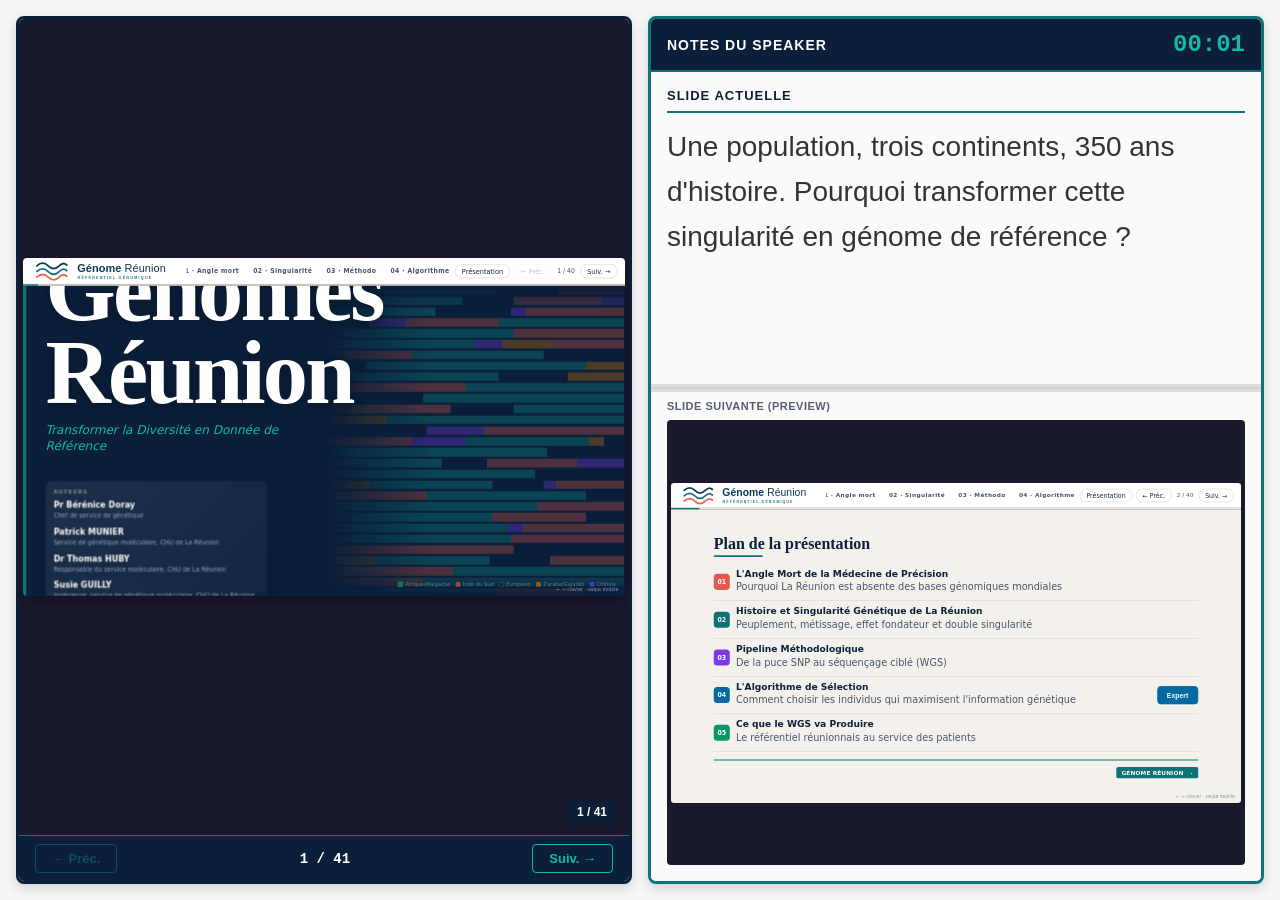
<file: presenter.html>
<!doctype html>
<html lang="fr">
  <head>
    <meta charset="UTF-8" />
    <meta name="viewport" content="width=device-width,initial-scale=1" />
    <title>Génome Réunion — Mode Présentation</title>
    <link rel="icon" type="image/svg+xml" href="images/favicon.svg" />
    <style>
      * { margin: 0; padding: 0; box-sizing: border-box; }
      body {
        font-family: -apple-system, BlinkMacSystemFont, 'Segoe UI', Roboto, 'Helvetica Neue', Arial, sans-serif;
        background: #f5f5f5;
        display: grid;
        grid-template-columns: 1fr 1fr;
        gap: 16px;
        padding: 16px;
        height: 100vh;
        overflow: hidden;
      }

      .presenter-main {
        background: #fff;
        border: 3px solid #0B1F3A;
        border-radius: 8px;
        display: flex;
        flex-direction: column;
        overflow: hidden;
        box-shadow: 0 4px 12px rgba(0,0,0,0.15);
      }

      .presenter-sidebar {
        background: #fff;
        border: 3px solid #0D7377;
        border-radius: 8px;
        display: flex;
        flex-direction: column;
        overflow: hidden;
        box-shadow: 0 4px 12px rgba(0,0,0,0.15);
      }

      .presenter-header {
        background: #0B1F3A;
        color: white;
        padding: 12px 16px;
        border-bottom: 2px solid #0D7377;
        display: flex;
        justify-content: space-between;
        align-items: center;
        flex-shrink: 0;
      }

      .presenter-header h2 {
        font-size: 14px;
        font-weight: 600;
        letter-spacing: 1px;
        text-transform: uppercase;
      }

      .presenter-timer {
        font-size: 24px;
        font-weight: 700;
        font-family: 'Courier New', monospace;
        color: #14B8A6;
      }

      .presenter-slide-number {
        background: #0D7377;
        color: white;
        padding: 6px 12px;
        border-radius: 4px;
        font-size: 12px;
        font-weight: 600;
      }

      .presenter-content {
        flex: 1;
        overflow: hidden;
        display: flex;
        flex-direction: column;
      }

      #current-slide-container {
        flex: 1;
        position: relative;
        display: flex;
        align-items: center;
        justify-content: center;
        background: #1a1a2e;
        overflow: hidden;
        padding: 8px;
      }

      .slide-overlay-badge {
        position: absolute;
        bottom: 12px;
        right: 12px;
        background: rgba(11, 31, 58, 0.85);
        color: white;
        padding: 4px 10px;
        border-radius: 4px;
        font-size: 12px;
        font-weight: 600;
        z-index: 10;
        pointer-events: none;
        backdrop-filter: blur(2px);
      }

      .iframe-scale-wrapper {
        position: relative;
        overflow: hidden;
        flex-shrink: 0;
        border-radius: 4px;
        box-shadow: 0 4px 16px rgba(0,0,0,0.4);
      }

      .iframe-scale-wrapper iframe {
        position: absolute;
        top: 0;
        left: 0;
        width: 1280px;
        height: 720px;
        border: none;
        transform-origin: top left;
      }

      .slide-snapshot {
        font-size: 11px;
        color: #999;
        background: #f0f0f0;
        padding: 12px;
        border-radius: 4px;
        text-align: center;
        height: 100%;
        display: flex;
        align-items: center;
        justify-content: center;
        flex-direction: column;
      }

      .slide-snapshot-title {
        font-weight: 600;
        font-size: 13px;
        color: #0B1F3A;
        margin-bottom: 8px;
      }

      .notes-container {
        flex: 1;
        display: flex;
        flex-direction: column;
        overflow: hidden;
        background: #fafafa;
      }

      /* ── Section texte (50%) ── */
      .notes-text-section {
        flex: 1;
        min-height: 0;
        overflow-y: auto;
        padding: 16px 16px 8px;
      }

      .notes-header {
        font-size: 13px;
        font-weight: 700;
        color: #0B1F3A;
        text-transform: uppercase;
        letter-spacing: 1px;
        margin-bottom: 12px;
        border-bottom: 2px solid #0D7377;
        padding-bottom: 8px;
      }

      #notes-content {
        font-size: 28px;
        line-height: 1.6;
        color: #333;
      }

      /* ── Section preview (50%) ── */
      .next-slide-section {
        flex: 1;
        min-height: 0;
        display: flex;
        flex-direction: column;
        border-top: 2px solid #ddd;
        padding: 8px 16px 16px;
      }

      .next-slide-header {
        font-size: 11px;
        font-weight: 700;
        color: #0B1F3A;
        text-transform: uppercase;
        letter-spacing: 0.5px;
        margin-bottom: 8px;
        opacity: 0.7;
        flex-shrink: 0;
      }

      #next-slide-preview {
        flex: 1;
        min-height: 0;
        background: #1a1a2e;
        border-radius: 4px;
        overflow: hidden;
        display: flex;
        align-items: center;
        justify-content: center;
        padding: 4px;
      }

      .next-iframe-scale-wrapper {
        position: relative;
        overflow: hidden;
        flex-shrink: 0;
        border-radius: 3px;
      }

      .next-iframe-scale-wrapper iframe {
        position: absolute;
        top: 0;
        left: 0;
        width: 1280px;
        height: 720px;
        border: none;
        transform-origin: top left;
      }

      .connection-lost {
        position: fixed;
        top: 10px;
        left: 10px;
        background: #E05A4B;
        color: white;
        padding: 12px 16px;
        border-radius: 4px;
        font-size: 12px;
        font-weight: 600;
        z-index: 9999;
        display: none;
      }

      .connection-lost.show {
        display: block;
        animation: pulse 2s infinite;
      }

      @keyframes pulse {
        0%, 100% { opacity: 1; }
        50% { opacity: 0.6; }
      }

      /* Scrollbar styling */
      .notes-container::-webkit-scrollbar {
        width: 6px;
      }

      .notes-container::-webkit-scrollbar-track {
        background: #f0f0f0;
      }

      .notes-container::-webkit-scrollbar-thumb {
        background: #0D7377;
        border-radius: 3px;
      }

      @media (max-width: 900px) {
        body { grid-template-columns: 1fr; }
        .presenter-sidebar { display: none; }
      }

      /* ── Barre de navigation presenter ── */
      .presenter-nav-bar {
        background: #0B1F3A;
        border-top: 1px solid #0D7377;
        display: flex;
        align-items: center;
        justify-content: space-between;
        padding: 8px 16px;
        flex-shrink: 0;
      }

      .presenter-nav-btn {
        background: transparent;
        color: #14B8A6;
        border: 1px solid #14B8A6;
        padding: 6px 16px;
        border-radius: 4px;
        cursor: pointer;
        font-size: 13px;
        font-weight: 600;
        font-family: inherit;
        transition: background .2s, color .2s;
      }

      .presenter-nav-btn:hover:not(:disabled) {
        background: #14B8A6;
        color: #0B1F3A;
      }

      .presenter-nav-btn:disabled {
        opacity: .3;
        cursor: default;
      }

      #presenter-slide-counter {
        font-size: 14px;
        font-weight: 700;
        color: #fff;
        font-family: 'Courier New', monospace;
      }

      /* ── Séparateur draggable notes/preview ── */
      .notes-divider {
        width: 100%;
        height: 6px;
        background: linear-gradient(to bottom, #e0e0e0, #d0d0d0);
        cursor: row-resize;
        border-top: 1px solid #ddd;
        border-bottom: 1px solid #ddd;
        flex-shrink: 0;
        transition: background 0.2s;
        user-select: none;
      }

      .notes-divider:hover {
        background: linear-gradient(to bottom, #0D7377, #0a5a65);
      }

      .notes-divider.dragging {
        background: linear-gradient(to bottom, #0D7377, #0a5a65);
      }
    </style>
  </head>
  <body>
    <div class="connection-lost" id="connection-lost">⚠ Connexion perdue avec l'audience</div>

    <!-- Panneau gauche : slide actuelle -->
    <div class="presenter-main">
      <div class="presenter-content">
        <div id="current-slide-container">
          <div class="iframe-scale-wrapper" id="main-scale-wrapper">
            <iframe id="slide-preview-iframe" title="Slide courante"></iframe>
          </div>
          <div class="slide-overlay-badge" id="slide-number-main">--</div>
        </div>
      </div>
      <div class="presenter-nav-bar">
        <button id="presenter-prev-btn" class="presenter-nav-btn" disabled>← Préc.</button>
        <span id="presenter-slide-counter">--</span>
        <button id="presenter-next-btn" class="presenter-nav-btn">Suiv. →</button>
      </div>
    </div>

    <!-- Panneau droit : notes + preview -->
    <div class="presenter-sidebar">
      <div class="presenter-header">
        <h2>Notes du Speaker</h2>
        <div class="presenter-timer" id="timer">00:00</div>
      </div>
      <div class="notes-container">
        <div class="notes-text-section" id="notes-text-section">
          <div class="notes-header">Slide actuelle</div>
          <div id="notes-content">
            <p>En attente de connexion avec l'audience...</p>
          </div>
        </div>

        <div class="notes-divider" id="notes-divider"></div>

        <div class="next-slide-section" id="next-slide-section">
          <div class="next-slide-header">Slide suivante (preview)</div>
          <div id="next-slide-preview">
            <div class="next-iframe-scale-wrapper" id="next-scale-wrapper">
              <iframe id="next-slide-preview-iframe" title="Slide suivante (preview)"></iframe>
            </div>
          </div>
        </div>
      </div>
    </div>

    <script>
      // Calcule et applique le scale pour un wrapper iframe
      // Le wrapper prend la taille affichée (scale × native),
      // l'iframe intérieure reste 1280×720 avec transform: scale()
      function applyIframeScale(wrapperId, nativeW, nativeH) {
        const wrapper = document.getElementById(wrapperId);
        if (!wrapper) return;
        const container = wrapper.parentElement;
        const availW = container.clientWidth  - 8;
        const availH = container.clientHeight - 8;
        if (availW <= 0 || availH <= 0) return;
        const scale   = Math.min(availW / nativeW, availH / nativeH);
        const displayW = Math.floor(nativeW * scale);
        const displayH = Math.floor(nativeH * scale);
        wrapper.style.width  = displayW + 'px';
        wrapper.style.height = displayH + 'px';
        const iframe = wrapper.querySelector('iframe');
        if (iframe) iframe.style.transform = 'scale(' + scale + ')';
      }

      function applyAllScales() {
        applyIframeScale('main-scale-wrapper', 1280, 720);
        applyIframeScale('next-scale-wrapper', 1280, 720);
      }

      window.addEventListener('resize', applyAllScales);

      document.addEventListener('DOMContentLoaded', function() {
        const indexUrl = new URL('index.html', window.location.href).href;
        const mainIframe = document.getElementById('slide-preview-iframe');
        const nextIframe = document.getElementById('next-slide-preview-iframe');

        if (mainIframe) mainIframe.src = indexUrl;
        if (nextIframe) nextIframe.src = indexUrl;

        setTimeout(applyAllScales, 50);
      });

      // Cache des notes chargées depuis data/notes/slide-XX.json
      const notesCache = {};

      function loadSlideNotes(slideIndex) {
        if (notesCache[slideIndex] !== undefined) {
          return Promise.resolve(notesCache[slideIndex]);
        }
        const padded = String(slideIndex).padStart(2, '0');
        return fetch('data/notes/slide-' + padded + '.json')
          .then(res => res.ok ? res.json() : { notes: 'Notes non disponibles.' })
          .then(data => {
            notesCache[slideIndex] = data.notes || 'Notes non disponibles.';
            return notesCache[slideIndex];
          })
          .catch(() => {
            notesCache[slideIndex] = 'Notes non disponibles.';
            return notesCache[slideIndex];
          });
      }

      let currentSlideIndex = 0;
      let currentVisibleIndex = 0;
      let totalVisibleCount = 41;
      let startTime = null;
      let timerInterval = null;
      let parentWindow = null;
      let slidePreviewIframe = null;
      let nextSlidePreviewIframe = null;
      let nextSlidePreviewReady = false;
      let mainIframeReady = false;
      let nextSyncAttempts = 0;

      // Envoyer une commande de navigation à la fenêtre audience (index.html)
      function sendNavCommand(direction) {
        if (window.opener && !window.opener.closed) {
          window.opener.postMessage({ type: 'NAV_COMMAND', direction: direction }, '*');
        }
      }

      // Initialiser le timer
      function startTimer() {
        startTime = Date.now();
        if (timerInterval) clearInterval(timerInterval);

        timerInterval = setInterval(() => {
          const elapsed = Math.floor((Date.now() - startTime) / 1000);
          const mins = Math.floor(elapsed / 60);
          const secs = elapsed % 60;
          document.getElementById('timer').textContent =
            String(mins).padStart(2, '0') + ':' + String(secs).padStart(2, '0');
        }, 1000);
      }

      // Wait for iframe contentWindow to be accessible, with max retries
      function waitForIframeReady(iframe, name, maxRetries) {
        maxRetries = maxRetries || 50;
        let attempts = 0;

        function checkReady() {
          attempts++;
          if (iframe && iframe.contentWindow) {
            console.log('[presenter]', '✓ ' + name + ' iframe ready after ' + attempts + ' attempts');
            return true;
          }
          if (attempts >= maxRetries) {
            console.log('[presenter]', '⚠ ' + name + ' iframe never became ready after ' + maxRetries + ' attempts');
            return false;
          }
          return false;
        }

        if (checkReady()) return Promise.resolve();

        return new Promise((resolve) => {
          const interval = setInterval(() => {
            if (checkReady()) {
              clearInterval(interval);
              resolve();
            }
          }, 50);
        });
      }

      // Synchroniser l'iframe avec la slide actuelle
      function syncIframeSlide(slideIndex) {
        if (slidePreviewIframe && slidePreviewIframe.contentWindow) {
          try {
            slidePreviewIframe.contentWindow.postMessage({
              type: 'IFRAME_SYNC',
              slideIndex: slideIndex
            }, '*');
            console.log('[presenter]', '→ Syncing main preview to slide ' + slideIndex);
          } catch (e) {
            console.log('[presenter]', '⚠ Error syncing main preview: ' + e.message);
          }
        } else {
          console.log('[presenter]', '⚠ Main iframe not ready');
        }
      }

      // Synchroniser l'iframe de preview avec la slide suivante
      function syncNextSlidePreview(slideIndex) {
        const nextIndex = slideIndex + 1;

        if (!nextSlidePreviewIframe) {
          console.log('[presenter]', '⚠ nextSlidePreviewIframe is null');
          return;
        }

        // Vérifier directement si contentWindow est accessible
        if (!nextSlidePreviewIframe.contentWindow) {
          console.log('[presenter]', '⏳ Next iframe contentWindow not accessible, retrying...');
          setTimeout(() => { syncNextSlidePreview(slideIndex); }, 100);
          return;
        }

        try {
          console.log('[presenter]', '→ Syncing next slide preview to slide ' + nextIndex);
          nextSlidePreviewIframe.contentWindow.postMessage({
            type: 'IFRAME_SYNC',
            slideIndex: nextIndex
          }, '*');
          console.log('[presenter]', '✓ Next slide preview message sent');
        } catch (e) {
          console.log('[presenter]', '⚠ Error sending next preview message: ' + e.message);
          // Retry on error
          setTimeout(() => { syncNextSlidePreview(slideIndex); }, 100);
        }
      }

      // Mettre à jour l'affichage du presenter
      function updatePresenterView(slideIndex, visIdx, totalVis) {
        currentSlideIndex = slideIndex;
        if (visIdx !== undefined) currentVisibleIndex = visIdx;
        if (totalVis !== undefined) totalVisibleCount = totalVis;

        // Mise à jour numéro slide (badge overlay + barre de nav)
        const displayPos = currentVisibleIndex + 1;
        document.getElementById('slide-number-main').textContent = displayPos + ' / ' + totalVisibleCount;
        const counter = document.getElementById('presenter-slide-counter');
        if (counter) counter.textContent = displayPos + ' / ' + totalVisibleCount;

        // Mise à jour état des boutons nav
        const prevBtn = document.getElementById('presenter-prev-btn');
        const nextBtn = document.getElementById('presenter-next-btn');
        if (prevBtn) prevBtn.disabled = currentVisibleIndex === 0;
        if (nextBtn) nextBtn.disabled = currentVisibleIndex >= totalVisibleCount - 1;

        // Chargement asynchrone des notes depuis data/notes/slide-XX.json
        loadSlideNotes(slideIndex).then(notes => {
          const p = document.createElement('p');
          p.textContent = notes;
          const container = document.getElementById('notes-content');
          container.replaceChildren(p);
        });

        // Synchroniser l'iframe principal
        syncIframeSlide(slideIndex);

        // Wait for next iframe and sync it
        waitForIframeReady(nextSlidePreviewIframe, 'Next').then(() => {
          syncNextSlidePreview(slideIndex);
        });

        // Lancer le timer à la première slide
        if (!startTime) {
          startTimer();
        }
      }

      // Créer un snapshot texte de la slide (fallback si iframe ne charge pas)
      function updateSlideSnapshot(slideIndex) {
        // Ce snapshot n'est plus utilisé car l'iframe montre le vrai contenu
        // Mais on le garde comme fallback
        const container = document.getElementById('current-slide-container');
        const titles = [
          'Génome Réunion — Hero',
          'Sommaire',
          'Angle mort de la médecine',
          'Biais structurel mondial',
          'Le mur clinique',
          'Pharmacogénétique',
          'IA : garbage in, garbage out',
          'Comment le projet corrige le biais',
          'Singularité réunionnaise',
          'Histoire du peuplement',
          'Du peuplement au métissage',
          'Population homogène vs Réunion',
          'Effet fondateur',
          'Double singularité',
          'Design méthodologique',
          'Le pipeline d\'optimisation',
          'L\'entonnoir d\'optimisation',
          'Algorithme de sélection',
          'S04 Résumé — Vue d\'ensemble',
          'S04 Résumé — Validation',
          'Comparaison 6 stratégies',
          'Architecture 3 piliers',
          'Panel WGS hybride V3',
          'Deux niveaux, une contrainte',
          'Représentativité géographique',
          'Quatre dimensions S_div',
          'Composantes globales',
          'Composantes locales',
          'Score de Diversité',
          'Anti-biais directionnel',
          'Sélection greedy stratifiée',
          'Exemple concret : calcul',
          'Phasage réunionnais',
          'Recalibrage fréquences',
          'Avantages et limitations',
          'Validation 1000G',
          'Validation EPIGEN-Brasil',
          'WGS & Impacts',
          'Impacts attendus',
          'Conclusion'
        ];

        const title = titles[slideIndex] || 'Slide ' + (slideIndex + 1);
        const totalSlides = 41;
        const wrapper = document.createElement('div');
        wrapper.className = 'slide-snapshot';
        const titleEl = document.createElement('div');
        titleEl.className = 'slide-snapshot-title';
        titleEl.textContent = title;
        const countEl = document.createElement('div');
        countEl.textContent = 'Slide ' + (slideIndex + 1) + ' / ' + totalSlides;
        wrapper.append(titleEl, countEl);
        container.replaceChildren(wrapper);
      }

      // Écouter les messages depuis la fenêtre audience
      window.addEventListener('message', (event) => {
        // Vérifier que le message provient d'une source fiable (même origine)
        if (event.source === window) return; // Ignorer les messages de soi-même

        if (event.data && event.data.type === 'SLIDE_CHANGE') {
          console.log('[presenter]', '📡 SLIDE_CHANGE received: slide ' + event.data.slideIndex);
          updatePresenterView(event.data.slideIndex, event.data.visibleIndex, event.data.totalVisible);
          document.getElementById('connection-lost').classList.remove('show');
        }

        if (event.data && event.data.type === 'CURRENT_SLIDE_INDEX') {
          // Réponse de la fenêtre audience : quelle slide elle regarde
          console.log('[presenter]', '📡 CURRENT_SLIDE_INDEX received: slide ' + event.data.slideIndex);
          updatePresenterView(event.data.slideIndex, event.data.visibleIndex, event.data.totalVisible);
          document.getElementById('connection-lost').classList.remove('show');

          // Synchroniser le mode S04 aux iframes si fourni
          if (event.data.expertMode !== undefined) {
            const modeMsg = { type: 'S04_MODE_CHANGE', expertMode: event.data.expertMode };
            console.log('[presenter]', '→ Syncing S04 mode to iframes: ' + (event.data.expertMode ? 'Expert' : 'Résumé'));
            setTimeout(() => {
              if (slidePreviewIframe && slidePreviewIframe.contentWindow) {
                slidePreviewIframe.contentWindow.postMessage(modeMsg, '*');
              }
              if (nextSlidePreviewIframe && nextSlidePreviewIframe.contentWindow) {
                nextSlidePreviewIframe.contentWindow.postMessage(modeMsg, '*');
              }
            }, 200);
          }
        }

        if (event.data && event.data.type === 'S04_MODE_CHANGE') {
          // Mode change depuis la fenêtre audience — transférer aux iframes
          console.log('[presenter]', '📡 S04_MODE_CHANGE received: ' + (event.data.expertMode ? 'Expert' : 'Résumé'));
          if (slidePreviewIframe && slidePreviewIframe.contentWindow) {
            slidePreviewIframe.contentWindow.postMessage(event.data, '*');
          }
          if (nextSlidePreviewIframe && nextSlidePreviewIframe.contentWindow) {
            nextSlidePreviewIframe.contentWindow.postMessage(event.data, '*');
          }
        }
      });

      // Demander la slide actuelle à la fenêtre audience
      function requestCurrentSlideFromAudience() {
        console.log('[presenter]', 'Waiting for main iframe to be ready...');
        waitForIframeReady(slidePreviewIframe, 'Main').then(() => {
          console.log('[presenter]', 'Requesting current slide from audience...');
          if (window.opener && !window.opener.closed) {
            window.opener.postMessage({ type: 'GET_CURRENT_SLIDE' }, '*');
            // Fallback si pas de réponse rapide
            setTimeout(() => {
              if (!startTime) {
                console.log('[presenter]', 'No response from audience, starting at slide 0');
                updatePresenterView(0);
              }
            }, 1000);
          } else {
            console.log('[presenter]', 'No audience window, starting at slide 0');
            updatePresenterView(0);
          }
        });
      }

      // Initialiser les iframes et synchroniser avec la slide actuelle de l'audience
      window.addEventListener('load', () => {
        slidePreviewIframe = document.getElementById('slide-preview-iframe');
        nextSlidePreviewIframe = document.getElementById('next-slide-preview-iframe');

        console.log('[presenter]', 'Iframes found: main=' + !!slidePreviewIframe + ', next=' + !!nextSlidePreviewIframe);

        if (slidePreviewIframe) {
          // Check if already loaded
          if (slidePreviewIframe.contentWindow) {
            console.log('[presenter]', 'Main slide iframe already loaded');
            mainIframeReady = true;
            // Delay slightly to ensure app.js has initialized
            setTimeout(requestCurrentSlideFromAudience, 100);
          } else {
            // Set onload handler for when it loads
            slidePreviewIframe.onload = function() {
              console.log('[presenter]', 'Main slide iframe onload fired');
              mainIframeReady = true;
              requestCurrentSlideFromAudience();
            };

            // Fallback timeout
            setTimeout(() => {
              if (slidePreviewIframe.contentWindow && !mainIframeReady) {
                console.log('[presenter]', 'Main slide iframe ready (timeout fallback)');
                mainIframeReady = true;
                requestCurrentSlideFromAudience();
              }
            }, 2000);
          }
        }

        if (nextSlidePreviewIframe) {
          console.log('[presenter]', 'Next slide preview iframe found');

          // Check if already loaded
          if (nextSlidePreviewIframe.contentWindow) {
            console.log('[presenter]', 'Next slide iframe already loaded');
            nextSlidePreviewReady = true;
          } else {
            // Set onload handler
            nextSlidePreviewIframe.onload = function() {
              console.log('[presenter]', 'Next slide preview iframe onload triggered');
              nextSlidePreviewReady = true;
            };

            // Fallback timeout
            setTimeout(() => {
              if (nextSlidePreviewIframe.contentWindow && !nextSlidePreviewReady) {
                console.log('[presenter]', 'Next slide preview iframe ready (timeout)');
                nextSlidePreviewReady = true;
              }
            }, 3000);
          }
        }
      });

      // Draggable divider: notes/preview ratio control with localStorage
      (function() {
        const divider = document.getElementById('notes-divider');
        const notesSection = document.getElementById('notes-text-section');
        const previewSection = document.getElementById('next-slide-section');
        const container = document.querySelector('.notes-container');

        const STORAGE_KEY = 'presenter-notes-ratio';
        const DEFAULT_RATIO = 0.5;
        let isDragging = false;
        let pendingScaleUpdate = false;

        function applyRatio(ratio) {
          const clampedRatio = Math.max(0.2, Math.min(0.8, ratio));
          notesSection.style.flex = clampedRatio + ' 1 auto';
          previewSection.style.flex = (1 - clampedRatio) + ' 1 auto';
          localStorage.setItem(STORAGE_KEY, clampedRatio);
        }

        function getRatioFromStorage() {
          const stored = localStorage.getItem(STORAGE_KEY);
          return stored ? parseFloat(stored) : DEFAULT_RATIO;
        }

        function scheduleScaleUpdate() {
          if (!pendingScaleUpdate) {
            pendingScaleUpdate = true;
            requestAnimationFrame(() => {
              applyAllScales();
              pendingScaleUpdate = false;
            });
          }
        }

        function initializeRatio() {
          applyRatio(getRatioFromStorage());
          setTimeout(() => applyAllScales(), 50);
        }

        divider.addEventListener('mousedown', (e) => {
          isDragging = true;
          divider.classList.add('dragging');
          const containerHeight = container.clientHeight;
          const startY = e.clientY;
          const startNotesHeight = notesSection.clientHeight;

          const onMouseMove = (e) => {
            const deltaY = e.clientY - startY;
            const newNotesHeight = startNotesHeight + deltaY;
            const newRatio = newNotesHeight / containerHeight;
            applyRatio(newRatio);
            scheduleScaleUpdate();
          };

          const onMouseUp = () => {
            isDragging = false;
            divider.classList.remove('dragging');
            document.removeEventListener('mousemove', onMouseMove);
            document.removeEventListener('mouseup', onMouseUp);
          };

          document.addEventListener('mousemove', onMouseMove);
          document.addEventListener('mouseup', onMouseUp);
        });

        document.addEventListener('DOMContentLoaded', initializeRatio);
        if (document.readyState === 'loading') {
          document.addEventListener('DOMContentLoaded', initializeRatio);
        } else {
          initializeRatio();
        }
      })();

      // Boutons de navigation presenter → index.html
      document.getElementById('presenter-prev-btn').addEventListener('click', function() {
        sendNavCommand('prev');
      });
      document.getElementById('presenter-next-btn').addEventListener('click', function() {
        sendNavCommand('next');
      });

      // Raccourcis clavier dans la fenêtre presenter
      document.addEventListener('keydown', function(e) {
        if (e.key === 'ArrowRight' || e.key === 'ArrowDown' || e.key === ' ') {
          e.preventDefault();
          sendNavCommand('next');
        }
        if (e.key === 'ArrowLeft' || e.key === 'ArrowUp') {
          e.preventDefault();
          sendNavCommand('prev');
        }
      });

      // Heartbeat : si pas de message depuis 3s, afficher "connexion perdue"
      let lastMessageTime = Date.now();
      window.addEventListener('message', () => {
        lastMessageTime = Date.now();
      });

      setInterval(() => {
        if (Date.now() - lastMessageTime > 3000) {
          document.getElementById('connection-lost').classList.add('show');
        }
      }, 1000);
    </script>
  </body>
</html>
</file>
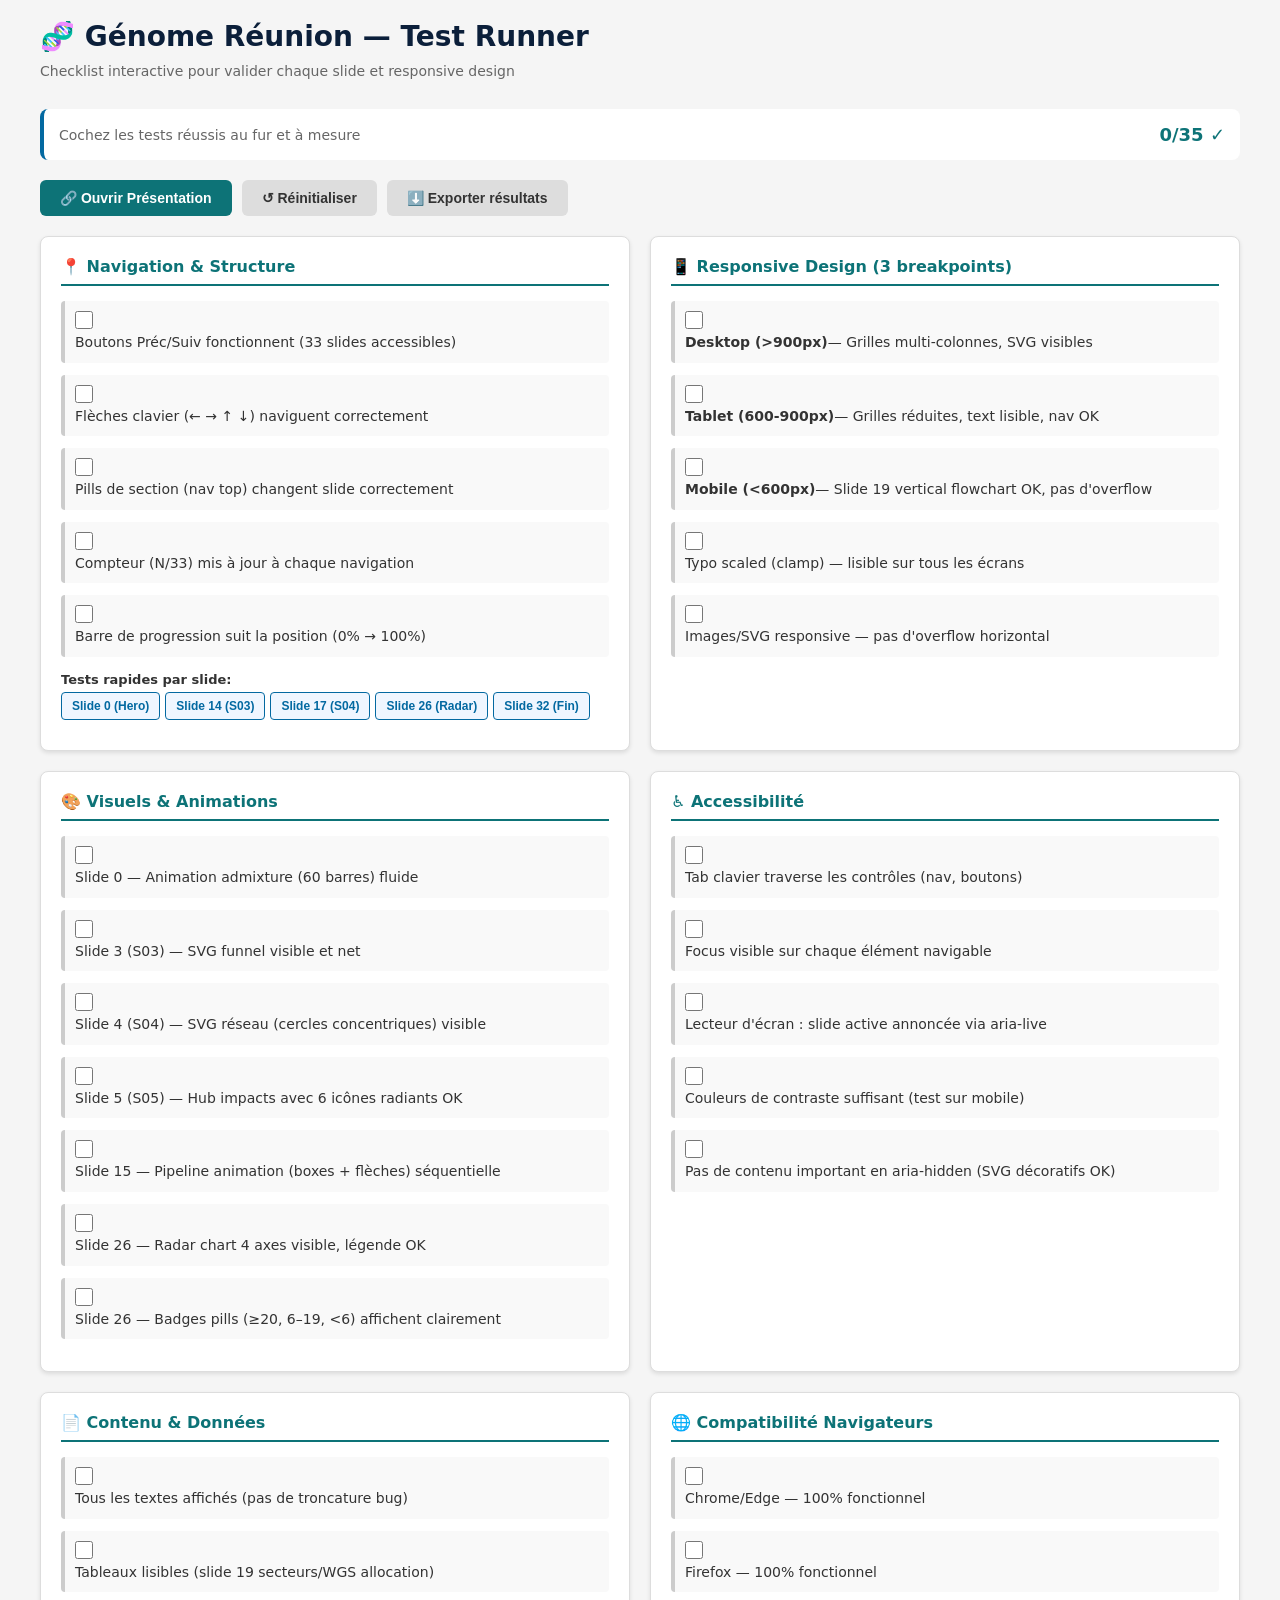
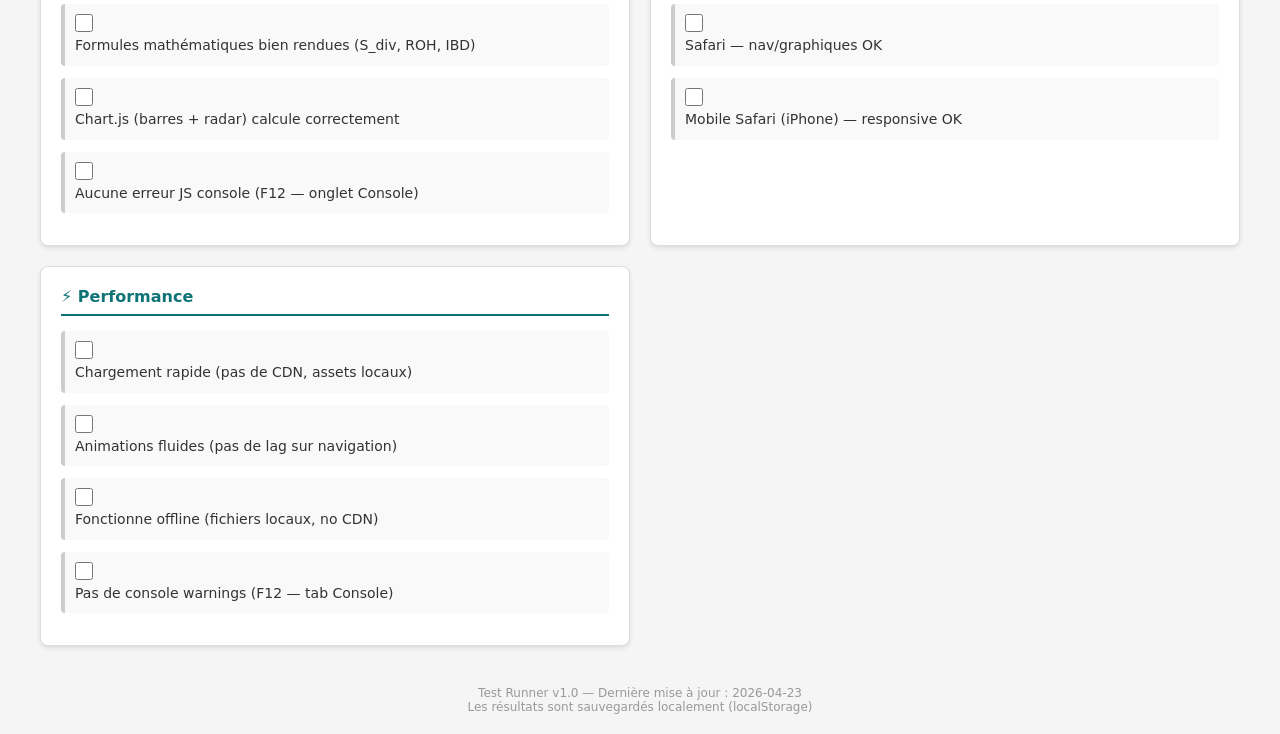
<file: test-runner.html>
<!DOCTYPE html>
<html lang="fr">
<head>
  <meta charset="UTF-8">
  <meta name="viewport" content="width=device-width, initial-scale=1">
  <title>Génome Réunion — Test Runner</title>
  <style>
    * { margin: 0; padding: 0; box-sizing: border-box; }
    body {
      font-family: 'Segoe UI', system-ui, sans-serif;
      background: #f5f5f5;
      padding: 20px;
      color: #333;
    }
    .container { max-width: 1200px; margin: 0 auto; }
    h1 { color: #0B1F3A; margin-bottom: 10px; font-size: 28px; }
    .subtitle { color: #666; margin-bottom: 30px; font-size: 14px; }

    .test-suite {
      display: grid;
      grid-template-columns: 1fr 1fr;
      gap: 20px;
      margin-bottom: 20px;
    }

    .test-panel {
      background: white;
      border: 1px solid #ddd;
      border-radius: 8px;
      padding: 20px;
      box-shadow: 0 2px 4px rgba(0,0,0,0.1);
    }

    .test-panel h2 {
      font-size: 16px;
      color: #0D7377;
      margin-bottom: 15px;
      border-bottom: 2px solid #0D7377;
      padding-bottom: 8px;
    }

    .test-item {
      margin-bottom: 12px;
      padding: 10px;
      background: #f9f9f9;
      border-left: 4px solid #ccc;
      border-radius: 4px;
    }

    .test-item.pass {
      border-left-color: #059669;
      background: #f0fdf4;
    }

    .test-item.fail {
      border-left-color: #E05A4B;
      background: #fef2f2;
    }

    .test-item input[type="checkbox"] {
      margin-right: 8px;
      width: 18px;
      height: 18px;
      cursor: pointer;
    }

    .test-item label {
      cursor: pointer;
      display: flex;
      align-items: center;
      font-size: 14px;
      line-height: 1.4;
    }

    .test-item input[type="checkbox"]:checked + label {
      color: #059669;
      font-weight: 600;
    }

    .controls {
      display: flex;
      gap: 10px;
      margin-bottom: 20px;
      flex-wrap: wrap;
    }

    button {
      padding: 10px 20px;
      border: none;
      border-radius: 6px;
      font-size: 14px;
      font-weight: 600;
      cursor: pointer;
      transition: all 0.2s;
    }

    .btn-primary {
      background: #0D7377;
      color: white;
    }

    .btn-primary:hover {
      background: #0a5a62;
    }

    .btn-secondary {
      background: #ddd;
      color: #333;
    }

    .btn-secondary:hover {
      background: #ccc;
    }

    .status-bar {
      display: flex;
      justify-content: space-between;
      align-items: center;
      background: white;
      padding: 15px;
      border-radius: 8px;
      margin-bottom: 20px;
      border-left: 4px solid #0369A1;
    }

    .status-text {
      font-size: 14px;
      color: #666;
    }

    .pass-rate {
      font-size: 18px;
      font-weight: 700;
      color: #0D7377;
    }

    .iframe-container {
      position: fixed;
      bottom: 20px;
      right: 20px;
      width: 320px;
      height: 200px;
      border: 2px solid #0D7377;
      border-radius: 8px;
      overflow: hidden;
      box-shadow: 0 4px 12px rgba(0,0,0,0.15);
      z-index: 1000;
      background: white;
    }

    .iframe-label {
      position: absolute;
      top: 5px;
      left: 10px;
      font-size: 12px;
      font-weight: 600;
      color: #0D7377;
      background: white;
      padding: 2px 6px;
      border-radius: 4px;
      z-index: 1001;
    }

    .iframe-container iframe {
      width: 100%;
      height: 100%;
      border: none;
    }

    .slide-jump {
      display: flex;
      gap: 5px;
      flex-wrap: wrap;
      margin: 10px 0;
    }

    .slide-btn {
      padding: 6px 10px;
      font-size: 12px;
      background: #EFF6FF;
      border: 1px solid #0369A1;
      color: #0369A1;
      border-radius: 4px;
      cursor: pointer;
    }

    .slide-btn:hover {
      background: #0369A1;
      color: white;
    }

    @media (max-width: 900px) {
      .test-suite { grid-template-columns: 1fr; }
      .iframe-container { width: 100%; right: 0; bottom: 0; }
    }
  </style>
</head>
<body>
  <div class="container">
    <h1>🧬 Génome Réunion — Test Runner</h1>
    <p class="subtitle">Checklist interactive pour valider chaque slide et responsive design</p>

    <div class="status-bar">
      <div class="status-text">Cochez les tests réussis au fur et à mesure</div>
      <div class="pass-rate"><span id="passCount">0</span>/<span id="totalCount">0</span> ✓</div>
    </div>

    <div class="controls">
      <button class="btn-primary" onclick="openPresentation()">🔗 Ouvrir Présentation</button>
      <button class="btn-secondary" onclick="resetAll()">↺ Réinitialiser</button>
      <button class="btn-secondary" onclick="exportResults()">⬇️ Exporter résultats</button>
    </div>

    <div class="test-suite">
      <!-- NAVIGATION TESTS -->
      <div class="test-panel">
        <h2>📍 Navigation & Structure</h2>

        <div class="test-item">
          <input type="checkbox" id="nav1" onchange="updateCount()">
          <label for="nav1">Boutons Préc/Suiv fonctionnent (33 slides accessibles)</label>
        </div>

        <div class="test-item">
          <input type="checkbox" id="nav2" onchange="updateCount()">
          <label for="nav2">Flèches clavier (← → ↑ ↓) naviguent correctement</label>
        </div>

        <div class="test-item">
          <input type="checkbox" id="nav3" onchange="updateCount()">
          <label for="nav3">Pills de section (nav top) changent slide correctement</label>
        </div>

        <div class="test-item">
          <input type="checkbox" id="nav4" onchange="updateCount()">
          <label for="nav4">Compteur (N/33) mis à jour à chaque navigation</label>
        </div>

        <div class="test-item">
          <input type="checkbox" id="nav5" onchange="updateCount()">
          <label for="nav5">Barre de progression suit la position (0% → 100%)</label>
        </div>

        <div class="slide-jump" style="margin-top: 15px;">
          <strong style="width: 100%; font-size: 13px;">Tests rapides par slide:</strong>
          <button class="slide-btn" onclick="jumpSlide(0)">Slide 0 (Hero)</button>
          <button class="slide-btn" onclick="jumpSlide(14)">Slide 14 (S03)</button>
          <button class="slide-btn" onclick="jumpSlide(17)">Slide 17 (S04)</button>
          <button class="slide-btn" onclick="jumpSlide(26)">Slide 26 (Radar)</button>
          <button class="slide-btn" onclick="jumpSlide(32)">Slide 32 (Fin)</button>
        </div>
      </div>

      <!-- RESPONSIVE TESTS -->
      <div class="test-panel">
        <h2>📱 Responsive Design (3 breakpoints)</h2>

        <div class="test-item">
          <input type="checkbox" id="resp1" onchange="updateCount()">
          <label for="resp1"><strong>Desktop (>900px)</strong> — Grilles multi-colonnes, SVG visibles</label>
        </div>

        <div class="test-item">
          <input type="checkbox" id="resp2" onchange="updateCount()">
          <label for="resp2"><strong>Tablet (600-900px)</strong> — Grilles réduites, text lisible, nav OK</label>
        </div>

        <div class="test-item">
          <input type="checkbox" id="resp3" onchange="updateCount()">
          <label for="resp3"><strong>Mobile (<600px)</strong> — Slide 19 vertical flowchart OK, pas d'overflow</label>
        </div>

        <div class="test-item">
          <input type="checkbox" id="resp4" onchange="updateCount()">
          <label for="resp4">Typo scaled (clamp) — lisible sur tous les écrans</label>
        </div>

        <div class="test-item">
          <input type="checkbox" id="resp5" onchange="updateCount()">
          <label for="resp5">Images/SVG responsive — pas d'overflow horizontal</label>
        </div>
      </div>

      <!-- VISUAL TESTS -->
      <div class="test-panel">
        <h2>🎨 Visuels & Animations</h2>

        <div class="test-item">
          <input type="checkbox" id="vis1" onchange="updateCount()">
          <label for="vis1">Slide 0 — Animation admixture (60 barres) fluide</label>
        </div>

        <div class="test-item">
          <input type="checkbox" id="vis2" onchange="updateCount()">
          <label for="vis2">Slide 3 (S03) — SVG funnel visible et net</label>
        </div>

        <div class="test-item">
          <input type="checkbox" id="vis3" onchange="updateCount()">
          <label for="vis3">Slide 4 (S04) — SVG réseau (cercles concentriques) visible</label>
        </div>

        <div class="test-item">
          <input type="checkbox" id="vis4" onchange="updateCount()">
          <label for="vis4">Slide 5 (S05) — Hub impacts avec 6 icônes radiants OK</label>
        </div>

        <div class="test-item">
          <input type="checkbox" id="vis5" onchange="updateCount()">
          <label for="vis5">Slide 15 — Pipeline animation (boxes + flèches) séquentielle</label>
        </div>

        <div class="test-item">
          <input type="checkbox" id="vis6" onchange="updateCount()">
          <label for="vis6">Slide 26 — Radar chart 4 axes visible, légende OK</label>
        </div>

        <div class="test-item">
          <input type="checkbox" id="vis7" onchange="updateCount()">
          <label for="vis7">Slide 26 — Badges pills (≥20, 6–19, <6) affichent clairement</label>
        </div>
      </div>

      <!-- ACCESSIBILITY TESTS -->
      <div class="test-panel">
        <h2>♿ Accessibilité</h2>

        <div class="test-item">
          <input type="checkbox" id="acc1" onchange="updateCount()">
          <label for="acc1">Tab clavier traverse les contrôles (nav, boutons)</label>
        </div>

        <div class="test-item">
          <input type="checkbox" id="acc2" onchange="updateCount()">
          <label for="acc2">Focus visible sur chaque élément navigable</label>
        </div>

        <div class="test-item">
          <input type="checkbox" id="acc3" onchange="updateCount()">
          <label for="acc3">Lecteur d'écran : slide active annoncée via aria-live</label>
        </div>

        <div class="test-item">
          <input type="checkbox" id="acc4" onchange="updateCount()">
          <label for="acc4">Couleurs de contraste suffisant (test sur mobile)</label>
        </div>

        <div class="test-item">
          <input type="checkbox" id="acc5" onchange="updateCount()">
          <label for="acc5">Pas de contenu important en aria-hidden (SVG décoratifs OK)</label>
        </div>
      </div>

      <!-- CONTENT TESTS -->
      <div class="test-panel">
        <h2>📄 Contenu & Données</h2>

        <div class="test-item">
          <input type="checkbox" id="cont1" onchange="updateCount()">
          <label for="cont1">Tous les textes affichés (pas de troncature bug)</label>
        </div>

        <div class="test-item">
          <input type="checkbox" id="cont2" onchange="updateCount()">
          <label for="cont2">Tableaux lisibles (slide 19 secteurs/WGS allocation)</label>
        </div>

        <div class="test-item">
          <input type="checkbox" id="cont3" onchange="updateCount()">
          <label for="cont3">Formules mathématiques bien rendues (S_div, ROH, IBD)</label>
        </div>

        <div class="test-item">
          <input type="checkbox" id="cont4" onchange="updateCount()">
          <label for="cont4">Chart.js (barres + radar) calcule correctement</label>
        </div>

        <div class="test-item">
          <input type="checkbox" id="cont5" onchange="updateCount()">
          <label for="cont5">Aucune erreur JS console (F12 — onglet Console)</label>
        </div>
      </div>

      <!-- BROWSER COMPATIBILITY -->
      <div class="test-panel">
        <h2>🌐 Compatibilité Navigateurs</h2>

        <div class="test-item">
          <input type="checkbox" id="compat1" onchange="updateCount()">
          <label for="compat1">Chrome/Edge — 100% fonctionnel</label>
        </div>

        <div class="test-item">
          <input type="checkbox" id="compat2" onchange="updateCount()">
          <label for="compat2">Firefox — 100% fonctionnel</label>
        </div>

        <div class="test-item">
          <input type="checkbox" id="compat3" onchange="updateCount()">
          <label for="compat3">Safari — nav/graphiques OK</label>
        </div>

        <div class="test-item">
          <input type="checkbox" id="compat4" onchange="updateCount()">
          <label for="compat4">Mobile Safari (iPhone) — responsive OK</label>
        </div>
      </div>

      <!-- PERFORMANCE & OFFLINE -->
      <div class="test-panel">
        <h2>⚡ Performance</h2>

        <div class="test-item">
          <input type="checkbox" id="perf1" onchange="updateCount()">
          <label for="perf1">Chargement rapide (pas de CDN, assets locaux)</label>
        </div>

        <div class="test-item">
          <input type="checkbox" id="perf2" onchange="updateCount()">
          <label for="perf2">Animations fluides (pas de lag sur navigation)</label>
        </div>

        <div class="test-item">
          <input type="checkbox" id="perf3" onchange="updateCount()">
          <label for="perf3">Fonctionne offline (fichiers locaux, no CDN)</label>
        </div>

        <div class="test-item">
          <input type="checkbox" id="perf4" onchange="updateCount()">
          <label for="perf4">Pas de console warnings (F12 — tab Console)</label>
        </div>
      </div>
    </div>

    <div style="text-align: center; color: #999; font-size: 12px; margin-top: 40px;">
      <p>Test Runner v1.0 — Dernière mise à jour : 2026-04-23</p>
      <p>Les résultats sont sauvegardés localement (localStorage)</p>
    </div>
  </div>

  <div class="iframe-container" id="iframeContainer" style="display: none;">
    <div class="iframe-label">Aperçu Présentation</div>
    <iframe id="previewFrame"></iframe>
  </div>

  <script>
    // Charger les résultats depuis localStorage
    function loadResults() {
      const saved = localStorage.getItem('genomeReunionTests');
      if (saved) {
        const tests = JSON.parse(saved);
        Object.keys(tests).forEach(id => {
          const elem = document.getElementById(id);
          if (elem) elem.checked = tests[id];
        });
      }
      updateCount();
    }

    // Sauvegarder les résultats
    function saveResults() {
      const tests = {};
      document.querySelectorAll('input[type="checkbox"]').forEach(cb => {
        tests[cb.id] = cb.checked;
      });
      localStorage.setItem('genomeReunionTests', JSON.stringify(tests));
    }

    // Mettre à jour le compteur
    function updateCount() {
      const total = document.querySelectorAll('input[type="checkbox"]').length;
      const passed = document.querySelectorAll('input[type="checkbox"]:checked').length;
      document.getElementById('passCount').textContent = passed;
      document.getElementById('totalCount').textContent = total;
      saveResults();
    }

    // Ouvrir la présentation
    function openPresentation() {
      const iframe = document.getElementById('previewFrame');
      iframe.src = 'index.html';
      document.getElementById('iframeContainer').style.display = 'block';
    }

    // Sauter à une slide
    function jumpSlide(index) {
      const iframe = document.getElementById('previewFrame');
      if (!iframe.src) {
        iframe.src = 'index.html';
        document.getElementById('iframeContainer').style.display = 'block';
      }
      // Attendre que l'iframe soit chargée
      setTimeout(() => {
        try {
          iframe.contentWindow.go(index);
        } catch (e) {
          console.log('Slide jump après chargement');
        }
      }, 500);
    }

    // Réinitialiser tous les tests
    function resetAll() {
      if (confirm('Êtes-vous sûr ? Cela effacera tous les résultats testés.')) {
        document.querySelectorAll('input[type="checkbox"]').forEach(cb => cb.checked = false);
        localStorage.removeItem('genomeReunionTests');
        updateCount();
      }
    }

    // Exporter les résultats
    function exportResults() {
      const total = document.querySelectorAll('input[type="checkbox"]').length;
      const passed = document.querySelectorAll('input[type="checkbox"]:checked').length;
      const percent = Math.round((passed / total) * 100);

      const results = `
RÉSULTATS DE TEST — Génome Réunion
===================================
Date: ${new Date().toLocaleString('fr-FR')}
Résultat: ${passed}/${total} tests réussis (${percent}%)

Détail:
${Array.from(document.querySelectorAll('input[type="checkbox"]')).map(cb => {
  const label = cb.nextElementSibling.textContent;
  return `${cb.checked ? '✓' : '✗'} ${label}`;
}).join('\n')}

Status: ${percent === 100 ? '🟢 PRÊT POUR PRODUCTION' : percent >= 90 ? '🟡 QUASI PRÊT' : '🔴 À AMÉLIORER'}
      `;

      const blob = new Blob([results], { type: 'text/plain' });
      const url = URL.createObjectURL(blob);
      const a = document.createElement('a');
      a.href = url;
      a.download = `genome-reunion-test-${new Date().toISOString().slice(0,10)}.txt`;
      a.click();
    }

    // Initialiser au chargement
    loadResults();
  </script>
</body>
</html>
</file>
<file: css/main.css>
/* ============================================================
   MAIN.CSS — Génome Réunion
   Feuille de style principale : variables, layout, composants,
   graphiques et responsive design.

   Structure :
     1. Variables de design (tokens)
     2. Reset & base
     3. Navigation fixe
     4. Barre de progression
     5. Deck de slides
     6. Typographie de slide
     7. Slide hero (slide 1 — titre)
     8. Slides d'intro de section
     9. Composants de contenu
        — Grilles
        — Cards
        — Table des matières
        — Formule mathématique
        — Barres de progression (composant)
        — Tableau HTML
        — Arm-card (composant 4 bras)
        — Callout (encadré note)
        — Level-card (carte à entête coloré)
        — Conclusion (liste à puces)
     10. Animation admixture (slide 1)
     11. Graphiques et animations SVG
     12. Responsive (breakpoints 900px / 600px / 380px)
     13. Hauteurs minimales fluides
     14. Accessibilité — Réduction des animations
   ============================================================ */

/* ============================================================
   1. VARIABLES DE DESIGN
   Modifier ici pour changer l'ensemble du thème visuel.
   Toutes les couleurs et valeurs partagées sont centralisées
   dans ce bloc :root pour éviter la duplication.
   ============================================================ */
:root {
  /* Palette principale */
  --navy: #0b1f3a; /* Fond sombre, textes importants, nav */
  --teal: #0d7377; /* Couleur d'accent principale */
  --tealL: #14b8a6; /* Teal clair — sous-titres hero, highlights */
  --cream: #f4f1ec; /* Fond des slides de contenu */
  --white: #ffffff;

  /* Couleurs de texte — du plus sombre au plus discret */
  --text: #1a2b3c; /* Texte principal (titres, td) */
  --muted: #4a5568; /* Corps de texte */
  --light: #8896a5; /* Légendes, hints, textes secondaires */
  --border: #d1c9bc; /* Bordures et séparateurs */

  /* Couleurs d'accent sémantiques */
  --coral: #e05a4b; /* Danger, absence, alerte */
  --amber: #d97706; /* Avertissement, fondateur */
  --purple: #7c3aed; /* Section 03 Design, ADMIXTURE */
  --blue: #0369a1; /* Section 04 Algorithme, PCA */
  --green: #059669; /* Section 05 WGS, succès, sélection */
  --orange: #ea580c; /* Effet fondateur, parenté */
  --gray: #6b7280; /* DNAQ, éléments neutres */

  /* Couleurs des 5 sections — utilisées sur les slides d'intro
     et les pills de navigation actives */
  --s01: #e05a4b; /* Section 01 — Angle mort */
  --s02: #0d7377; /* Section 02 — Singularité */
  --s03: #7c3aed; /* Section 03 — Design */
  --s04: #0369a1; /* Section 04 — Algorithme */
  --s05: #059669; /* Section 05 — WGS */

  /* Hauteur de la barre de navigation (logo agrandi → barre plus haute).
     Utilisée par #nav, #prog (top), .inner (calc hauteur). */
  --nav-h: 56px;
}

/* ============================================================
   2. RESET & BASE
   Supprime les marges/paddings par défaut du navigateur.
   overflow:hidden sur html/body est intentionnel : c'est le
   deck (#deck) qui gère le défilement via transform translateX.
   ============================================================ */
*,
*::before,
*::after {
  margin: 0;
  padding: 0;
  box-sizing: border-box;
}

html,
body {
  height: 100%;
  overflow: hidden; /* Le scroll est géré par le deck, pas le navigateur */
  font-family: "Segoe UI", system-ui, sans-serif;
}

/* ============================================================
   3. NAVIGATION FIXE
   Barre fixe en haut, z-index 300 pour rester au-dessus du deck.
   Trois zones : logo | pills de section | boutons précédent/suivant
   ============================================================ */
#nav {
  position: fixed;
  top: 0;
  left: 0;
  right: 0;
  height: var(--nav-h);
  background: var(--white);
  border-bottom: 1px solid var(--border);
  display: flex;
  align-items: center;
  justify-content: space-between;
  padding: 0 16px 0 0; /* pas de padding à gauche — le logo colle au bord */
  z-index: 300;
  gap: 10px;
}

#nav-left {
  display: flex;
  align-items: center;
  gap: 12px;
  flex-shrink: 0;
}

#nav-logo {
  cursor: pointer;
  user-select: none;
  /* Pleine hauteur de la nav, collé au bord gauche */
  height: var(--nav-h);
  display: flex;
  align-items: center;
  padding: 0 14px 0 16px;
}
/* Logo SVG officiel (Génome Réunion) — affiché directement sur la nav blanche */
.nav-logo-img {
  height: 48px;
  width: auto;
  display: block;
}
#nav-logo:hover {
  opacity: 0.8;
}
#nav-logo:focus-visible {
  outline: 2px solid var(--teal);
  outline-offset: 2px;
  border-radius: 4px;
}

/* Zone centrale : pills de navigation par section.
   Masquée sous 900px (trop étroite pour afficher toutes les pills). */
#nav-center {
  display: flex;
  align-items: center;
  gap: 6px;
  flex: 1;
  justify-content: center;
  overflow: hidden;
}

/* Pill de section — état inactif par défaut, actif via .on
   ajouté dynamiquement par SECTION_MAP dans app.js */
.sec-pill {
  font-size: 13px;
  font-weight: 600;
  letter-spacing: 0.8px;
  padding: 5px 12px;
  border-radius: 20px;
  cursor: pointer;
  border: none;
  background: transparent;
  color: var(--muted);
  transition: 0.2s;
  white-space: nowrap;
  font-family: inherit;
}
.sec-pill:hover,
.sec-pill.on {
  background: var(--navy);
  color: var(--white);
}

#nav-right {
  display: flex;
  align-items: center;
  gap: 8px;
  flex-shrink: 0;
}

/* Boutons Préc./Suiv. et compteur de slide */
.nbtn {
  background: transparent;
  border: 1px solid var(--border);
  color: var(--text);
  padding: 6px 14px;
  border-radius: 20px;
  cursor: pointer;
  font-size: 14px;
  font-family: inherit;
  transition: 0.2s;
}
.nbtn:hover {
  background: var(--navy);
  color: var(--white);
  border-color: var(--navy);
}
.nbtn:disabled {
  opacity: 0.3;
  cursor: default;
}

#ctr {
  font-size: 13px;
  color: var(--muted);
  min-width: 44px;
  text-align: center;
}

/* Focus visible homogène pour la navigation et les cibles enrichies au clavier */
.nbtn:focus-visible,
.sec-pill:focus-visible,
.js-slide-jump:focus-visible {
  outline: 2px solid var(--teal);
  outline-offset: 2px;
}

/* ── Burger button (visible < 900px) ─────────────────────── */
#burger-btn {
  display: none;
  background: transparent;
  border: 1px solid rgba(11, 31, 58, 0.35);
  border-radius: 5px;
  padding: 6px 8px;
  cursor: pointer;
  flex-direction: column;
  gap: 4px;
  align-items: center;
  justify-content: center;
  flex-shrink: 0;
}

#burger-btn span {
  display: block;
  width: 18px;
  height: 2px;
  background: var(--navy);
  border-radius: 1px;
  transition:
    transform 0.2s ease,
    opacity 0.2s ease;
}

#burger-btn.open span:nth-child(1) {
  transform: translateY(6px) rotate(45deg);
}
#burger-btn.open span:nth-child(2) {
  opacity: 0;
}
#burger-btn.open span:nth-child(3) {
  transform: translateY(-6px) rotate(-45deg);
}

/* ============================================================
   4. BARRE DE PROGRESSION
   Fine ligne de 3px sous la nav, mise à jour en temps réel
   par app.js (progressBar.style.width) à chaque changement de slide.
   ============================================================ */
#prog {
  position: fixed;
  top: var(--nav-h);
  left: 0;
  right: 0; /* Collée sous la nav */
  height: 3px;
  background: #e8e4dc;
  z-index: 300;
}

#pf {
  width: 0; /* Valeur initiale ; app.js fixe la largeur dès goToSlide(0) */
  height: 100%;
  background: var(--teal);
  transition: width 0.4s ease; /* Transition fluide entre slides */
}

/* ============================================================
   5. DECK DE SLIDES
   Le deck est un flex horizontal contenant toutes les slides
   côte à côte. La navigation déplace le deck via translateX.
   top = nav (var --nav-h) + barre 3px.
   ============================================================ */
#deck {
  position: fixed;
  inset: calc(var(--nav-h) + 3px) 0 0 0;
  display: flex;
  transition: transform 0.46s cubic-bezier(0.4, 0, 0.2, 1); /* Easing naturel */
}

/* Chaque slide occupe exactement 100vw — garantit l'alignement
   même si le contenu déborde verticalement. */
.slide {
  min-width: 100vw;
  height: 100%;
  display: flex;
  align-items: center;
  justify-content: center;
  overflow: hidden;
  position: relative;
}

/* Conteneur de contenu centré, scrollable si nécessaire.
   clamp() adapte le padding selon la hauteur/largeur disponible
   sans media queries supplémentaires. */
.inner {
  width: min(1280px, 92vw);
  height: calc(100vh - var(--nav-h) - 22px); /* nav + barre 3px + marge 19px */
  display: flex;
  flex-direction: column;
  justify-content: safe center; /* "safe" bascule en flex-start si le centrage
                                    ferait déborder le titre hors du viewport */
  padding: clamp(16px, 3vh, 48px) clamp(24px, 3.5vw, 56px);
  overflow-y: auto;
}

/* Slides trop denses : alignement en haut pour éviter que le titre soit coupé */
.inner--top {
  justify-content: flex-start;
}

/* Scrollbar discrète pour les slides dont le contenu dépasse */
.inner::-webkit-scrollbar {
  width: 3px;
}
.inner::-webkit-scrollbar-thumb {
  background: var(--border);
  border-radius: 2px;
}

/* Animation d'entrée des enfants directs de .inner.
   Chaque élément entre en fondu + translateY quand la slide
   reçoit la classe .on (ajoutée par goToSlide() dans app.js).
   Les delays échelonnés créent un effet de cascade visuelle. */
.inner > * {
  opacity: 0;
  transform: translateY(10px);
  transition:
    opacity 0.4s ease,
    transform 0.4s ease;
}
.slide.on .inner > * {
  opacity: 1;
  transform: none;
}
.slide.on .inner > *:nth-child(1) {
  transition-delay: 0.04s;
}
.slide.on .inner > *:nth-child(2) {
  transition-delay: 0.1s;
}
.slide.on .inner > *:nth-child(3) {
  transition-delay: 0.16s;
}
.slide.on .inner > *:nth-child(4) {
  transition-delay: 0.22s;
}
.slide.on .inner > *:nth-child(5) {
  transition-delay: 0.28s;
}
.slide.on .inner > *:nth-child(6) {
  transition-delay: 0.34s;
}
.slide.on .inner > *:nth-child(7) {
  transition-delay: 0.4s;
}
.slide.on .inner > *:nth-child(n + 8) {
  transition-delay: 0.46s;
} /* 8e enfant et au-delà : délai max */

/* ============================================================
   6. TYPOGRAPHIE DE SLIDE
   Classes partagées par toutes les slides de contenu.
   ============================================================ */

/* Titre principal de chaque slide */
.slide-title {
  font-family: Georgia, serif;
  font-size: clamp(22px, 2.8vw, 40px);
  font-weight: 700;
  color: var(--navy);
  margin-bottom: clamp(4px, 0.8vh, 12px);
  line-height: 1.12;
}

/* Règle colorée sous le titre — la couleur est définie
   en inline style sur chaque slide selon sa section */
.slide-rule {
  height: 4px;
  width: 110px;
  border-radius: 2px;
  margin-bottom: clamp(10px, 2vh, 28px);
}

/* Corps de texte standard */
.text-body {
  font-size: clamp(14px, 1.5vw, 17px);
  line-height: 1.75;
  color: var(--muted);
}

/* Légende — texte discret en majuscules espacées,
   utilisé dans les footers de slide et les sous-titres */
.caption {
  font-size: clamp(10px, 1.1vw, 13px);
  color: var(--light);
  letter-spacing: 1.5px;
  text-transform: uppercase;
  font-weight: 600;
}

/* Les titres peuvent recevoir le focus par JS pour l'annonce lecteur d'écran,
   mais on neutralise le focus natif visible afin de préserver le design du deck. */
.hero-title:focus,
.slide-title:focus,
.section-title:focus {
  outline: none;
}

/* ============================================================
   8. SLIDES D'INTRO DE SECTION
   Chaque grande section commence par une slide pleine couleur
   avec un grand numéro à gauche et le titre à droite.
   La couleur de fond est définie via .slide.slide--s0X
   (voir classes modificatrices plus bas dans ce fichier).
   ============================================================ */
.section-slide {
  position: relative;
  width: 100%;
  height: 100%;
  display: grid;
  grid-template-columns: 0.92fr 1.48fr; /* Réduit le vide à droite, laisse plus de place au texte */
  overflow: hidden;
}

/* Voiles décoratifs discrets pour casser l'aplat plein :
   halo radial en haut à gauche + assombrissement diagonal léger. */
.section-slide::before,
.section-slide::after {
  content: "";
  position: absolute;
  inset: 0;
  pointer-events: none;
}

.section-slide::before {
  background: radial-gradient(circle at 18% 24%, rgba(255, 255, 255, 0.14) 0%, rgba(255, 255, 255, 0) 28%), radial-gradient(circle at 78% 70%, rgba(11, 31, 58, 0.14) 0%, rgba(11, 31, 58, 0) 34%);
  opacity: 0.9;
}

.section-slide::after {
  background: linear-gradient(120deg, rgba(255, 255, 255, 0.06) 0%, rgba(255, 255, 255, 0) 24%, rgba(11, 31, 58, 0.1) 100%);
}

.section-slide-left {
  position: relative;
  z-index: 1;
  display: flex;
  align-items: center;
  justify-content: center;
  border-right: 1px solid rgba(255, 255, 255, 0.12);
  padding: 40px;
}

.section-slide-right {
  position: relative;
  z-index: 1;
  display: flex;
  flex-direction: column;
  justify-content: center;
  overflow: hidden;
  padding: clamp(28px, 5vw, 72px) clamp(28px, 5vw, 64px);
}

/* Le texte des slides de section doit toujours rester au-dessus
   des motifs décoratifs SVG placés en absolu dans la colonne droite. */
.section-copy {
  position: relative;
  z-index: 1;
}

/* Grand numéro décoratif semi-transparent */
.section-number {
  font-family: Georgia, serif;
  font-size: clamp(180px, 26vw, 380px);
  font-weight: 700;
  color: rgba(255, 255, 255, 0.19);
  line-height: 0.85;
  letter-spacing: -10px;
  text-shadow: 0 12px 30px rgba(255, 255, 255, 0.05);
}

.section-tag {
  font-size: clamp(11px, 1.1vw, 13px);
  font-weight: 700;
  letter-spacing: 3.2px;
  text-transform: uppercase;
  color: rgba(255, 255, 255, 0.58);
  margin-bottom: 18px;
}

.section-title {
  font-family: Georgia, serif;
  font-size: clamp(30px, 4.6vw, 64px);
  font-weight: 700;
  color: var(--white);
  line-height: 1.02;
  letter-spacing: -0.03em;
  margin-bottom: 20px;
  max-width: 13ch;
}

.section-subtitle {
  font-size: clamp(14px, 1.45vw, 19px);
  color: rgba(255, 255, 255, 0.82);
  line-height: 1.62;
  font-style: italic;
  max-width: 50ch;
}

/* Motif expérimental pour la section 01 :
   une cartographie de points lacunaire qui suggère un espace
   de données incomplet sans recourir à une image bitmap.
   Le motif est accroché à la colonne texte pour éviter qu'il
   soit traité comme un item de grille selon les navigateurs. */
.section-graphic {
  position: absolute;
  inset: 4% -8% 4% 30%;
  pointer-events: none;
  opacity: 0.72;
  z-index: 0;
}

.section-graphic svg {
  width: 100%;
  height: 100%;
  display: block;
}

/* ============================================================
   9. COMPOSANTS DE CONTENU
   ============================================================ */

/* ── Grilles ────────────────────────────────────────────────
   Grilles CSS à 2, 3 ou 4 colonnes égales.
   Les gaps et hauteurs minimales s'adaptent à la hauteur
   d'écran via clamp() pour rester dans les limites du .inner. */
.grid-2 {
  display: grid;
  grid-template-columns: 1fr 1fr;
  gap: clamp(10px, 2vh, 24px);
}
.grid-3 {
  display: grid;
  grid-template-columns: repeat(3, 1fr);
  gap: clamp(8px, 1.6vh, 20px);
}
.grid-4 {
  display: grid;
  grid-template-columns: repeat(4, 1fr);
  gap: clamp(6px, 1.4vh, 16px);
}

/* ── Card générique ─────────────────────────────────────────
   Fond blanc, bordure crème, coins arrondis.
   Utilisée sur toutes les slides de contenu pour regrouper
   visuellement des informations. La couleur de bordure et
   d'accent est souvent surchargée en inline style. */
.card {
  background: var(--white);
  border: 2px solid var(--border);
  border-radius: 10px;
  padding: clamp(10px, 1.8vh, 24px) clamp(14px, 1.8vw, 24px);
}

/* Variante fond coloré — utilisée pour les badges de statut */
.card-colored {
  border-radius: 8px;
  padding: 16px 18px;
  color: var(--white);
}

/* ============================================================
   Variantes de slides et composants — classes modificatrices
   Ces classes remplacent tous les inline style="background:..."
   présents dans le HTML. Ajouter ici toute nouvelle couleur.
   ============================================================ */

/* ── Fonds de slides ─────────────────────────────────────── */
/* Sélecteurs composés (.slide.slide--*) pour garantir la priorité
   sur la règle de base .slide sans dépendre de l'ordre cascade. */
.slide.slide--cream {
  background: var(--cream);
}
.slide.slide--navy {
  background: var(--navy);
}
.slide.slide--hero {
  background: var(--navy);
  justify-content: flex-start;
}
.slide.slide--s01 {
  background: var(--s01);
}
.slide.slide--s02 {
  background: var(--s02);
}
.slide.slide--s03 {
  background: var(--s03);
}
.slide.slide--s04 {
  background: var(--s04);
}
.slide.slide--s05 {
  background: var(--s05);
}

/* ── Règles colorées sous les titres ─────────────────────── */
.accent-bar--coral,
.slide-rule--coral {
  background: var(--coral);
}
.slide-rule--teal {
  background: var(--teal);
}
.slide-rule--orange {
  background: var(--orange);
}
.slide-rule--purple {
  background: var(--purple);
}
.slide-rule--blue {
  background: var(--blue);
}
.slide-rule--amber {
  background: var(--amber);
}
.slide-rule--green {
  background: var(--green);
}

/* ── Badges numérotés du sommaire ────────────────────────── */
.toc-number--s01 {
  background: var(--s01);
}
.toc-number--s02 {
  background: var(--s02);
}
.toc-number--s03 {
  background: var(--s03);
}
.toc-number--s04 {
  background: var(--s04);
}
.toc-number--s05 {
  background: var(--s05);
}

/* ── En-têtes des level-cards ────────────────────────────── */
.level-header--teal {
  background: var(--teal);
}
.level-header--purple {
  background: var(--purple);
}
.level-header--coral {
  background: var(--coral);
}
.level-header--amber {
  background: var(--amber);
}
.level-header--blue {
  background: var(--blue);
}

/* ── Footer de slide (OPTION 5 — Design Mixte Moderne) ──────────────
   - Barre d'accent colorée en haut (couleur de section)
   - Séparation claire du corps
   - Hiérarchie : Projet · Numéro | Références
   - Icônes aux couleurs du design
   - Responsive et élégant

   Structures HTML supportées :
   1. Simple (pas de sources) :
      <div class="slide-footer">
        <span class="caption">Génome Réunion</span>
        <span class="caption">35</span>
      </div>

   2. Avec citations (via slide-footer-meta) :
      <div class="slide-footer slide-footer-citations">
        <div class="slide-footer-meta">
          <span class="caption">Génome Réunion</span>
          <div class="slide-footer-sources">...</div>
        </div>
        <span class="caption">35</span>
      </div> */

.slide-footer {
  display: grid;
  grid-template-columns: 1fr auto;
  grid-template-rows: auto auto auto;
  gap: 0;
  margin-top: clamp(16px, 2.4vh, 32px);
  padding: 0;
  border: none;
  width: 100%;
  align-items: start;
}

/* Barre d'accent colorée — s'étend sur toute la largeur (haut) */
.slide-footer::before {
  content: "";
  grid-column: 1 / -1;
  grid-row: 1;
  width: 100%;
  height: 2px;
  background: var(--teal);
  margin-bottom: clamp(14px, 2vh, 20px);
  border-radius: 1px;
}

/* Adaptation couleur barre par section */
.slide.slide--s01 .slide-footer::before {
  background: var(--coral);
}
.slide.slide--s02 .slide-footer::before {
  background: var(--teal);
}
.slide.slide--s03 .slide-footer::before {
  background: var(--purple);
}
.slide.slide--s04 .slide-footer::before {
  background: var(--blue);
}
.slide.slide--s05 .slide-footer::before {
  background: var(--green);
}

/* ─ Structure simple (pas de sources) ─
   Premier caption (Génome Réunion) — devient breadcrumb */
.slide-footer:not(.slide-footer-citations) > .caption:first-of-type {
  grid-column: 1;
  grid-row: 2;
  font-size: clamp(10px, 0.95vw, 12px);
  font-weight: 500;
  color: var(--text);
  letter-spacing: 0.3px;
  margin: 0;
  display: flex;
  align-items: center;
  gap: 8px;
}

/* Ajouter le séparateur "·" après le projet (simple) */
.slide-footer:not(.slide-footer-citations) > .caption:first-of-type::after {
  content: "·";
  margin-left: 8px;
}

/* Dernier caption (numéro de slide) — stylisé en badge (simple) */
.slide-footer:not(.slide-footer-citations) > .caption:last-of-type {
  grid-column: 2;
  grid-row: 2;
  font-size: clamp(11px, 1.05vw, 13px);
  font-weight: 600;
  color: var(--white);
  background: var(--teal);
  border-radius: 4px;
  padding: 6px 12px;
  margin: 0;
  line-height: 1;
}

/* Adaptation couleur badge par section (simple) */
.slide.slide--s01 .slide-footer:not(.slide-footer-citations) > .caption:last-of-type {
  background: var(--coral);
}
.slide.slide--s02 .slide-footer:not(.slide-footer-citations) > .caption:last-of-type {
  background: var(--teal);
}
.slide.slide--s03 .slide-footer:not(.slide-footer-citations) > .caption:last-of-type {
  background: var(--purple);
}
.slide.slide--s04 .slide-footer:not(.slide-footer-citations) > .caption:last-of-type {
  background: var(--blue);
}
.slide.slide--s05 .slide-footer:not(.slide-footer-citations) > .caption:last-of-type {
  background: var(--green);
}

/* ─ Structure avec citations (slide-footer-meta wrapper) ─
   Le meta wrapper contient breadcrumb + sources, occupe col 1 */
.slide-footer-citations .slide-footer-meta {
  grid-column: 1;
  grid-row: 2 / 4;
  display: flex;
  flex-direction: column;
  gap: 0;
}

/* Breadcrumb dans le meta wrapper (citations) */
.slide-footer-citations .slide-footer-meta > .caption:first-of-type {
  font-size: clamp(10px, 0.95vw, 12px);
  font-weight: 500;
  color: var(--text);
  letter-spacing: 0.3px;
  margin: 0;
  display: flex;
  align-items: center;
  gap: 8px;
  margin-bottom: clamp(8px, 1.2vh, 12px);
}

/* Ajouter le séparateur "·" (citations) */
.slide-footer-citations .slide-footer-meta > .caption:first-of-type::after {
  content: "·";
  margin-left: 8px;
}

/* Dernier caption — numéro badge (citations, col 2) */
.slide-footer-citations > .caption:last-of-type {
  grid-column: 2;
  grid-row: 2;
  font-size: clamp(11px, 1.05vw, 13px);
  font-weight: 600;
  color: var(--white);
  background: var(--teal);
  border-radius: 4px;
  padding: 6px 12px;
  margin: 0;
  line-height: 1;
  align-self: start;
}

/* Adaptation couleur badge (citations) */
.slide.slide--s01 .slide-footer-citations > .caption:last-of-type {
  background: var(--coral);
}
.slide.slide--s02 .slide-footer-citations > .caption:last-of-type {
  background: var(--teal);
}
.slide.slide--s03 .slide-footer-citations > .caption:last-of-type {
  background: var(--purple);
}
.slide.slide--s04 .slide-footer-citations > .caption:last-of-type {
  background: var(--blue);
}
.slide.slide--s05 .slide-footer-citations > .caption:last-of-type {
  background: var(--green);
}

/* ─ Bloc références (sources) ─
   Affiche dans le meta ou directement dans footer selon structure */
.slide-footer-sources {
  display: flex;
  flex-direction: column;
  gap: clamp(3px, 0.6vh, 7px);
}

/* Label "RÉFÉRENCES" avec icône */
.slide-footer-sources::before {
  content: "📚 RÉFÉRENCES";
  display: block;
  font-size: clamp(8px, 0.88vw, 10px);
  font-weight: 700;
  text-transform: uppercase;
  letter-spacing: 0.6px;
  color: var(--text);
  margin-bottom: clamp(4px, 0.8vh, 8px);
}

/* Chaque source — compact mais lisible */
.slide-footer-source {
  font-size: clamp(8px, 0.92vw, 10px);
  line-height: clamp(1.4, 1.5, 1.65);
  color: var(--text-muted);
  word-wrap: break-word;
  overflow-wrap: break-word;
}

/* Journal en italique */
.slide-footer-source em {
  color: var(--text);
  font-style: italic;
}

/* Variante citations — augmente l'espace vertical global */
.slide-footer-citations {
  margin-top: clamp(24px, 3.2vh, 40px) !important;
}

/* Ajuste spacing des sources dans le meta */
.slide-footer-citations .slide-footer-meta .slide-footer-sources {
  gap: clamp(4px, 0.8vh, 9px);
  margin-top: clamp(8px, 1.2vh, 12px);
}

.slide-footer-citations .slide-footer-source {
  font-size: clamp(9.5px, 1.02vw, 11.5px);
  line-height: 1.55;
}

/* ── Table des matières (slide 2) ───────────────────────────
   Chaque entrée du sommaire est cliquable via .js-slide-jump
   et un attribut data-target-slide lu par app.js.
   L'indentation au hover donne un retour visuel d'interactivité. */
.toc-row {
  display: flex;
  align-items: center;
  gap: 14px;
  padding: clamp(8px, 1.5vh, 18px) 0;
  border-bottom: 1px solid var(--border);
  cursor: pointer;
  transition: padding-left 0.2s;
}
.toc-row:hover {
  padding-left: 8px;
}
.toc-row:last-child {
  border: none;
}

/* Variante de .toc-row avec bouton toggle à droite (S04 Expert/Résumé).
   La structure HTML est : .toc-row--with-button > (js-slide-jump + button).
   Le js-slide-jump doit être flex pour aligner nombre + texte. */
.toc-row--with-button {
  justify-content: space-between;
}

.toc-row--with-button .js-slide-jump {
  display: flex;
  align-items: center;
  gap: 14px;
  flex: 1;
}

.toc-row--with-button button {
  flex-shrink: 0;
  padding: clamp(6px, 0.8vh, 10px) clamp(12px, 1.5vw, 16px);
  border: 1px solid var(--navy);
  background: var(--white);
  color: var(--navy);
  border-radius: 4px;
  font-size: clamp(13px, 1.4vw, 16px);
  font-weight: 600;
  cursor: pointer;
  transition:
    background 0.2s,
    color 0.2s;
}

.toc-row--with-button button:hover {
  background: var(--navy);
  color: var(--white);
}

/* Badge numéroté coloré à gauche de chaque entrée du sommaire.
   La couleur de fond est définie via .toc-number--s0X (voir variantes CSS). */
.toc-number {
  min-width: clamp(36px, 4.5vh, 52px);
  height: clamp(36px, 4.5vh, 52px);
  border-radius: 8px;
  display: flex;
  align-items: center;
  justify-content: center;
  font-weight: 700;
  font-size: clamp(14px, 1.8vh, 20px);
  color: var(--white);
  flex-shrink: 0;
}

/* Titre et description dans chaque entrée du sommaire.
   Remplacent les inline style="color/font-size" répétés sur chaque .toc-row. */
.toc-title {
  color: var(--navy);
  font-size: clamp(14px, 1.6vw, 22px);
  font-weight: 700;
}

.toc-desc {
  font-size: clamp(15px, 1.7vw, 24px); /* Plus grand que le .text-body de base */
}

/* ── Formule mathématique ───────────────────────────────────
   Bloc monospace sur fond bleu très clair, utilisé pour
   afficher les équations du score S_div, F_ROH, H_i, etc. */
.formula {
  background: #eff6ff;
  border: 1px solid #bfdbfe;
  border-radius: 5px;
  padding: clamp(8px, 1.2vh, 14px) 16px;
  font-family: "Courier New", monospace;
  font-size: clamp(11px, 1.2vw, 14px);
  color: var(--navy);
  margin: clamp(6px, 1vh, 12px) 0;
  line-height: 1.7;
}

.formula--score {
  border-color: #bfdbfe;
  font-size: clamp(15px, 1.7vw, 24px);
}

/* ── Barres de progression (composant) ──────────────────────
   Composant pour afficher des métriques sous forme de barres
   horizontales animées. Utilisé sur les slides de statistiques.
   Structure : .progress-bar > .progress-label + .progress-track
               > .progress-fill  +  .progress-value  +  .progress-desc */
.progress-bar {
  display: flex;
  align-items: center;
  gap: 11px;
  margin-bottom: clamp(7px, 1.2vh, 14px);
}
.progress-label {
  font-family: "Courier New", monospace;
  font-size: 14px;
  font-weight: 700;
  min-width: 96px;
  color: var(--navy);
}
.progress-track {
  flex: 1;
  height: clamp(10px, 1.4vh, 16px);
  background: #e8e4dc;
  border-radius: 7px;
  overflow: hidden;
}
/* La largeur de .progress-fill est animée via JS (width 0 → valeur cible) */
.progress-fill {
  height: 100%;
  border-radius: 7px;
  width: 0;
  transition: width 1s ease;
}
.progress-value {
  font-weight: 700;
  font-size: 15px;
  min-width: 36px;
  text-align: right;
}
/* Description textuelle — masquée sous 900px (trop étroite) */
.progress-desc {
  font-size: 13px;
  color: var(--muted);
  min-width: 180px;
}

/* ── Tableau HTML ────────────────────────────────────────────
   Style appliqué à tous les <table> du document.
   .hi marque une ligne mise en évidence (résultat sélectionné). */
table {
  width: 100%;
  border-collapse: collapse;
  font-size: 15px;
}
th {
  background: var(--navy);
  color: var(--white);
  padding: clamp(7px, 1.2vh, 14px) 14px;
  font-weight: 600;
  text-align: left;
}
td {
  padding: clamp(7px, 1.2vh, 14px) 14px;
  border-bottom: 1px solid var(--border);
  color: var(--text);
}
tr:last-child td {
  border: none;
}
.hi td {
  background: #f0fdf4;
  font-weight: 600;
} /* Ligne "Patient C sélectionné" */

/* ── Callout : encadré note / citation ──────────────────────
   Barre colorée à gauche sur fond crème clair.
   Utilisé pour les notes de bas de slide et les résumés clés. */
.callout {
  background: #f8f5f0;
  border-left: 4px solid var(--teal);
  padding: clamp(8px, 1.2vh, 14px) 16px;
  margin-top: clamp(8px, 1.4vh, 18px);
  border-radius: 0 5px 5px 0;
  font-size: clamp(13px, 1.3vw, 15px);
  color: var(--muted);
}
.callout--amber {
  border-left-color: var(--amber);
}

/* ── Level-card : carte à en-tête coloré (slide 16) ─────────
   Utilisée pour les trois variables génomiques (PCA, ADMIXTURE,
   Entropie). Structure : .level-card > .level-header + .level-body
   La couleur du .level-header est définie via .level-header--* (voir variantes CSS). */
.level-card {
  background: var(--white);
  border: 2px solid var(--border);
  border-radius: 8px;
  overflow: hidden;
}
.level-header {
  padding: clamp(8px, 1.2vh, 14px) clamp(10px, 1.2vw, 16px);
  color: var(--white);
  font-weight: 700;
  font-size: clamp(12px, 1.3vw, 15px);
}
.level-body {
  padding: clamp(8px, 1.4vh, 18px);
}

/* Hint de navigation — visible uniquement sur desktop */
#hint {
  position: fixed;
  bottom: 10px;
  right: 14px;
  font-size: 10px;
  color: var(--light);
}

/* ============================================================
   12. RESPONSIVE
   Trois breakpoints :
   — 900px : tablette paysage / laptop étroit
             → masque les pills de nav, simplifie les grilles
   — 600px : tablette portrait / mobile large
             → passe tout en colonne unique
   — 380px : mobile étroit
             → grid-4 passe en colonne unique
   ============================================================ */
@media (max-width: 900px) {
  #burger-btn {
    display: flex;
  }
  #nav-center {
    display: none;
  }
  #presenter-btn {
    display: none;
  }
  #nav-center.open {
    display: flex;
    flex-direction: column;
    position: fixed;
    top: var(--nav-h);
    left: 0;
    width: 260px; /* Largeur limitée, aligné à gauche */
    background: var(--cream);
    border-top: 2px solid var(--teal);
    border-right: 1px solid var(--border);
    border-bottom: 1px solid var(--border);
    padding: 0;
    gap: 0;
    z-index: 998;
    box-shadow: 4px 6px 16px rgba(0, 0, 0, 0.15);
    border-radius: 0 0 8px 0;
  }
  #nav-center.open .sec-pill {
    width: 100%;
    text-align: left;
    padding: 12px 18px;
    font-size: 13px;
    border-radius: 0;
    color: var(--text);
    border-bottom: 1px solid var(--border);
  }
  #nav-center.open .sec-pill:last-child {
    border-bottom: none;
  }
  #nav-center.open .sec-pill:hover,
  #nav-center.open .sec-pill.on {
    background: var(--navy);
    color: var(--white);
  }
  .section-slide {
    grid-template-columns: 1fr !important;
  }
  .section-slide-left {
    display: none;
  } /* Grand numéro masqué */
  .section-slide-right {
    padding: clamp(28px, 5vw, 48px);
  }
  .grid-4 {
    grid-template-columns: 1fr 1fr;
  }
  .grid-3 {
    grid-template-columns: 1fr 1fr;
  }
  .grid-3 > *:last-child:nth-child(odd) {
    grid-column: span 2;
  } /* Dernier élément impair = pleine largeur */
  .inner {
    padding: 20px 22px;
    justify-content: flex-start;
  } /* flex-start évite le clip du titre quand le contenu déborde */
  .section-slide {
    padding: 24px 26px 36px;
  }
  .progress-desc {
    display: none;
  } /* Description trop large */
  .section-graphic {
    display: none;
  } /* SVG décoratif masqué sur mobile */
  table {
    display: block;
    overflow-x: auto;
    max-width: 100%;
  }

  /* Slides marquées --mobile-scroll : scroll naturel de la slide (et non du .inner)
     → contenu dense affiché en entier, geste de scroll mobile naturel */
  .slide--mobile-scroll {
    overflow-y: auto;
    align-items: flex-start;
    -webkit-overflow-scrolling: touch;
  }
  .slide--mobile-scroll .inner {
    height: auto;
    min-height: calc(100vh - var(--nav-h) - 22px);
    overflow: visible;
    justify-content: flex-start;
  }
}

@media (max-width: 600px) {
  :root {
    --nav-h: 56px; /* barre plus compacte sur petit écran */
  }
  #nav-logo {
    padding: 0 8px 0 10px;
  }
  .nav-logo-img {
    height: 50px;
  }
  .nbtn {
    padding: 4px 9px;
    font-size: 11px;
  }
  #ctr {
    min-width: 36px;
    font-size: 11px;
  }
  .grid-2,
  .grid-3 {
    grid-template-columns: 1fr;
  }
  .grid-3 > *:last-child:nth-child(odd) {
    grid-column: auto;
  }
  /* Typographie des slides section — plus lisible sur mobile */
  .section-title {
    font-size: clamp(36px, 9vw, 44px);
  }
  .section-subtitle {
    font-size: clamp(16px, 4vw, 18px);
  }
  .section-tag {
    font-size: 12px;
  }
  .grid-4 {
    grid-template-columns: 1fr 1fr;
  }
  .slide-title {
    font-size: clamp(20px, 4vw, 28px);
  }
  .inner {
    padding: 22px 14px 28px;
    max-height: calc(100vh - var(--nav-h) - 14px);
    justify-content: flex-start;
  }
  table {
    font-size: clamp(10px, 1.3vw, 12px);
  }
  th,
  td {
    padding: clamp(5px, 0.8vh, 7px) clamp(5px, 0.7vw, 7px);
  }
  .progress-label {
    min-width: 58px;
    font-size: 10px;
  }
  .progress-value {
    min-width: 24px;
    font-size: 10px;
  }
  .toc-number {
    min-width: 34px;
    height: 34px;
    font-size: 12px;
  }
  #hint {
    display: none;
  }
}

@media (max-width: 380px) {
  .grid-4 {
    grid-template-columns: 1fr;
  } /* Mobile très étroit : tout en colonne */
}

/* ============================================================
   13. HAUTEURS MINIMALES FLUIDES
   Garantit que les cellules de grille et les composants
   ont une hauteur décente sur tous les écrans, même quand
   le contenu est court. Les valeurs clamp() sont calibrées
   pour couvrir du mobile (120px) au grand écran (240px).
   ============================================================ */
.grid-2 > *,
.grid-3 > * {
  min-height: clamp(120px, 16vh, 240px);
}
.grid-4 > * {
  min-height: clamp(140px, 18vh, 260px);
}
.card {
  min-height: clamp(100px, 12vh, 180px);
}
.level-card {
  min-height: clamp(180px, 22vh, 320px);
}

/* ============================================================
   13b. TOGGLE BUTTON S04
   ============================================================ */
#s04-toggle-btn {
  background: var(--blue);
  border: 2px solid var(--blue);
  border-radius: 8px;
  padding: 10px 20px;
  font-size: 15px;
  font-weight: 700;
  color: #fff;
  white-space: nowrap;
  cursor: pointer;
  flex-shrink: 0;
  letter-spacing: 0.02em;
  transition:
    background 0.2s,
    color 0.2s,
    border-color 0.2s;
}

#s04-toggle-btn.is-resume {
  background: #fff;
  color: var(--blue);
  border-color: var(--blue);
}

/* ============================================================
   Responsive Margin Utilities
   ============================================================ */
.mb-responsive-sm {
  margin-bottom: clamp(8px, 1.5vh, 16px);
}
.mb-responsive-md {
  margin-bottom: clamp(8px, 1.5vh, 18px);
}
.mt-responsive-sm {
  margin-top: clamp(8px, 1.5vh, 16px);
}
.mt-responsive-md {
  margin-top: clamp(10px, 1.8vh, 20px);
}
.mt-responsive-lg {
  margin-top: clamp(12px, 2vh, 24px);
}

/* ============================================================
   Typography Utilities
   ============================================================ */
.text-small {
  font-size: clamp(13px, 1.4vw, 16px);
}
.text-tiny {
  font-size: clamp(12px, 1.3vw, 15px);
}
.text-muted {
  font-size: 0.9em;
  color: var(--gray);
}
.text-problem {
  font-size: clamp(14px, 1.6vw, 20px);
  color: #f87171;
}
.text-italic {
  font-style: italic;
}

/* ============================================================
   Pipeline & Animation
   ============================================================ */
.pipeline-box.muted {
  opacity: 0.85;
}

/* ============================================================
   Table Utilities
   ============================================================ */
table.table-compact {
  font-size: clamp(11px, 1vw, 13px);
}
table.table-tiny {
  font-size: clamp(10px, 0.95vw, 12px);
  line-height: 1.5;
}

/* ============================================================
   Validation/Criteria Lists
   ============================================================ */
ul.criteria-list,
ul.validation-list {
  list-style: none;
  padding: 0;
  font-size: clamp(11px, 1vw, 13px);
  line-height: 1.6;
}

ul.criteria-list li,
ul.validation-list li {
  margin-bottom: 10px;
}

/* ============================================================
   13d. FOOTER RESPONSIVE ADAPTATIONS
   Adapte le layout du footer pour mobile et tablette.
   — 900px : réduit espacements et font sizes
   — 600px : passe breadcrumb + badge en colonne, ou les empile
   ============================================================ */
@media (max-width: 900px) {
  .slide-footer {
    margin-top: clamp(12px, 1.8vh, 24px);
  }

  .slide-footer:not(.slide-footer-citations) > .caption:first-of-type {
    font-size: clamp(9px, 0.85vw, 11px);
  }

  .slide-footer:not(.slide-footer-citations) > .caption:last-of-type,
  .slide-footer-citations > .caption:last-of-type {
    font-size: clamp(10px, 0.95vw, 12px);
    padding: 5px 10px;
  }

  .slide-footer-sources::before {
    font-size: clamp(7px, 0.75vw, 9px);
  }

  .slide-footer-source {
    font-size: clamp(7px, 0.8vw, 9px);
  }
}

@media (max-width: 600px) {
  /* Sur mobile, le deck reste en position fixed et horizontal.
     On rend .inner scrollable verticalement avec le contenu aligné en haut,
     ce qui garantit que le titre est toujours visible en premier. */
  .inner {
    height: calc(100vh - var(--nav-h) - 3px);
    justify-content: flex-start;
    padding: clamp(12px, 2vh, 24px) clamp(16px, 2.5vw, 32px);
    overflow-y: auto;
    overflow-x: hidden;
  }

  /* Passe la grille en colonne unique pour petit écran mobile */
  .slide-footer {
    grid-template-columns: 1fr;
    grid-template-rows: auto auto auto auto;
    margin-top: clamp(10px, 1.4vh, 16px);
  }

  /* Barre d'accent — reste full-width */
  .slide-footer::before {
    grid-column: 1;
    grid-row: 1;
    margin-bottom: clamp(10px, 1.4vh, 14px);
  }

  /* Breadcrumb — colonne unique */
  .slide-footer:not(.slide-footer-citations) > .caption:first-of-type {
    grid-column: 1;
    grid-row: 2;
    font-size: clamp(8px, 0.8vw, 10px);
  }

  /* Badge — passe sous le breadcrumb en mobile — style compact coloré */
  .slide-footer:not(.slide-footer-citations) > .caption:last-of-type {
    grid-column: 1;
    grid-row: 3;
    font-size: clamp(8px, 0.8vw, 10px);
    padding: 4px 8px;
    border-radius: 3px;
    background: var(--teal);
    color: var(--white);
    margin-top: clamp(4px, 0.6vh, 6px);
    align-self: start;
    width: fit-content;
    font-weight: 600;
  }

  .slide.slide--s01 .slide-footer:not(.slide-footer-citations) > .caption:last-of-type {
    background: var(--coral);
  }
  .slide.slide--s02 .slide-footer:not(.slide-footer-citations) > .caption:last-of-type {
    background: var(--teal);
  }
  .slide.slide--s03 .slide-footer:not(.slide-footer-citations) > .caption:last-of-type {
    background: var(--purple);
  }
  .slide.slide--s04 .slide-footer:not(.slide-footer-citations) > .caption:last-of-type {
    background: var(--blue);
  }
  .slide.slide--s05 .slide-footer:not(.slide-footer-citations) > .caption:last-of-type {
    background: var(--green);
  }

  /* Breadcrumb + badge en line (citations) */
  .slide-footer-citations .slide-footer-meta {
    grid-column: 1;
    grid-row: 2;
  }

  .slide-footer-citations > .caption:last-of-type {
    grid-column: 1;
    grid-row: 3;
    font-size: clamp(8px, 0.8vw, 10px);
    padding: 4px 8px;
    border-radius: 3px;
    background: var(--teal);
    color: var(--white);
    margin-top: clamp(4px, 0.6vh, 6px);
    align-self: start;
    width: fit-content;
    font-weight: 600;
  }

  .slide.slide--s01 .slide-footer-citations > .caption:last-of-type {
    background: var(--coral);
  }
  .slide.slide--s02 .slide-footer-citations > .caption:last-of-type {
    background: var(--teal);
  }
  .slide.slide--s03 .slide-footer-citations > .caption:last-of-type {
    background: var(--purple);
  }
  .slide.slide--s04 .slide-footer-citations > .caption:last-of-type {
    background: var(--blue);
  }
  .slide.slide--s05 .slide-footer-citations > .caption:last-of-type {
    background: var(--green);
  }

  /* References — pleine largeur sous le contenu */
  .slide-footer-sources {
    grid-column: 1;
    grid-row: 4;
    margin-top: clamp(8px, 1vh, 10px);
  }

  .slide-footer-sources::before {
    font-size: clamp(7px, 0.7vw, 8px);
    margin-bottom: clamp(3px, 0.6vh, 6px);
  }

  .slide-footer-source {
    font-size: clamp(7px, 0.75vw, 8px);
    line-height: 1.4;
  }

  .slide-footer-citations {
    margin-top: clamp(16px, 2.2vh, 24px) !important;
  }
}

/* ============================================================
   14. ACCESSIBILITÉ — RÉDUCTION DES ANIMATIONS
   Respecte le réglage système "Réduire les animations".
   Désactive l'animation admixture et simplifie les transitions.
   ============================================================ */
@media (prefers-reduced-motion: reduce) {
  #deck {
    transition: none;
  }
  #pf {
    transition: none;
  }
  .inner > * {
    transition: none;
  }
}
</file>
<file: css/slides/s00-hero.css>
/* ============================================================
   S00 — SLIDE HERO (slide 0)
   Styles spécifiques à la slide titre : mise en page,
   contenu auteurs, pills, et animation admixture.
   Dépend des variables définies dans main.css.
   ============================================================ */

/* ── Hero layout ─────────────────────────────────────────── */

/* Barre verticale colorée collée au bord gauche de la slide */
.accent-bar {
  position: absolute;
  left: 0;
  top: 0;
  bottom: 0;
  width: 7px;
  background: var(--teal);
}

/* Bloc de contenu principal — limité à 50vw pour laisser
   la moitié droite à l'animation admixture */
.hero-content {
  display: flex;
  flex-direction: column;
  justify-content: center;
  width: min(820px, 54vw);
  padding: 20px 40px 20px 48px; /* 48px à gauche = décalé de .accent-bar */
  position: relative;
  z-index: 2; /* Au-dessus de l'animation admixture */
}

.hero-title {
  font-family: Georgia, serif;
  font-size: clamp(64px, 15vw, 200px);
  font-weight: 700;
  color: var(--white);
  line-height: 0.92;
  letter-spacing: -0.03em;
  margin-bottom: 16px;
  text-shadow: 0 10px 28px rgba(0, 0, 0, 0.28);
}

.hero-subtitle {
  font-size: clamp(17px, 2vw, 26px);
  color: var(--tealL);
  font-style: italic;
  margin-bottom: 42px;
  line-height: 1.35;
}

/* Signature éditoriale de la slide d'ouverture :
   remplace le paragraphe explicatif par un bloc auteurs plus net,
   avec un fond translucide léger pour lui donner du poids visuel. */
.hero-authors {
  max-width: min(470px, 100%);
  margin-top: clamp(42px, 8vh, 110px);
  padding: 14px 16px;
  border-radius: 14px;
  background: linear-gradient(135deg, rgba(255, 255, 255, 0.08), rgba(255, 255, 255, 0.03));
  border: 1px solid rgba(148, 163, 184, 0.18);
  box-shadow: 0 18px 40px rgba(3, 8, 20, 0.14);
  backdrop-filter: blur(4px);
}

.hero-authors-label {
  font-size: 11px;
  letter-spacing: 2.2px;
  text-transform: uppercase;
  font-weight: 700;
  color: rgba(148, 184, 178, 0.78);
  margin-bottom: 12px;
}

.hero-authors-list {
  display: flex;
  flex-direction: column;
  gap: 14px;
}

.hero-author-name {
  font-size: clamp(14px, 1.35vw, 17px);
  font-weight: 700;
  color: var(--white);
  line-height: 1.25;
  margin-bottom: 2px;
}

.hero-author-role {
  font-size: clamp(11.5px, 1.05vw, 13px);
  color: #96a8bd;
  line-height: 1.5;
}

/* Encadré semi-transparent pour les badges/pills du hero */
.hero-pill {
  background: rgba(255, 255, 255, 0.07);
  border: 1px solid rgba(20, 184, 166, 0.3);
  border-radius: 8px;
  padding: 16px 18px;
  display: flex;
  align-items: center;
  gap: 12px;
  color: var(--white);
  font-size: 16px;
  margin-bottom: 10px;
}

/* ── Animation admixture ─────────────────────────────────── */
/* Le bloc #admix-bg contient 120 lignes de barres colorées
   (60 lignes uniques + copie exacte pour le loop seamless).
   L'animation translateY(-50%) fait défiler vers le haut
   jusqu'à la moitié exacte du bloc, puis recommence
   instantanément depuis le début — invisible car le contenu
   est identique. Voir data/admixture.js pour la génération.
   will-change: transform active l'accélération GPU. */

/* Wrapper : zone droite de la slide hero qui contient l'animation */
.admix-wrap {
  position: absolute;
  right: 0;
  top: 0;
  bottom: 0;
  width: 50%;
  overflow: hidden;
  opacity: 0.32;
  pointer-events: none;
  display: flex;
  flex-direction: column;
}

/* Barres admixture — animation et layout définis ici, plus en inline */
#admix-bg {
  display: flex;
  flex-direction: column;
  gap: 5px;
  padding: 0;
  animation: admix-scroll-v 24s linear infinite;
  will-change: transform; /* Délègue l'animation au GPU */
}

/* Fondu gauche : fondu navy → transparent pour intégrer l'animation */
.admix-overlay-left {
  position: absolute;
  inset: 0;
  background: linear-gradient(to right, var(--navy) 0%, transparent 35%);
}

/* Fondu haut/bas : masque les bords de l'animation */
.admix-overlay-vignette {
  position: absolute;
  inset: 0;
  background: linear-gradient(to bottom, var(--navy) 0%, transparent 8%, transparent 92%, var(--navy) 100%);
}

@keyframes admix-scroll-v {
  0% {
    transform: translateY(0);
  }
  100% {
    transform: translateY(-50%);
  } /* -50% = exactement 60 lignes */
}

/* Légende des composantes ancestrales — coin bas droit de la slide hero. */
.adm-legend {
  position: absolute;
  bottom: 20px;
  right: 20px;
  display: flex;
  gap: clamp(10px, 1.6vh, 20px);
  opacity: 0.65;
  z-index: 2;
}

.adm-legend-item {
  display: flex;
  align-items: center;
  gap: 5px;
  font-size: 11px;
  color: #94a3b8;
}

.adm-legend-dot {
  width: 10px;
  height: 10px;
  border-radius: 2px;
  flex-shrink: 0;
}

/* Couleurs des 5 composantes ancestrales.
   #0D9488 est distinct de --teal (#0D7377) — c'est la teinte ADMIXTURE. */
.adm-legend-dot--afrique {
  background: #0d9488;
  width: 12px;
  height: 12px;
}
.adm-legend-dot--inde {
  background: var(--coral);
}
.adm-legend-dot--europe {
  background: var(--navy);
  border: 1px solid rgba(255, 255, 255, 0.3);
}
.adm-legend-dot--zarabe {
  background: var(--amber);
}
.adm-legend-dot--chinois {
  background: var(--purple);
}

/* ── Responsive ──────────────────────────────────────────── */
@media (max-width: 900px) {
  /* Animation plein écran en fond — plus de moitié droite */
  .admix-wrap {
    width: 100%;
    opacity: 0.18;
  }
  /* Fondu latéral inutile en plein écran */
  .admix-overlay-left {
    display: none;
  }
  /* Contenu pleine largeur par-dessus l'animation */
  .hero-content {
    width: 100%;
    padding: clamp(24px, 6vw, 48px) clamp(20px, 5vw, 40px);
  }
  /* Légende centrée et sur plusieurs lignes */
  .adm-legend {
    flex-wrap: wrap;
    left: 16px;
    right: 16px;
    justify-content: center;
    gap: 8px;
  }
}

/* ── Accessibilité : réduction des animations ────────────── */
@media (prefers-reduced-motion: reduce) {
  #admix-bg {
    animation: none;
  }
}
</file>
<file: css/slides/s01-angle-mort.css>
/* ============================================================
   S01 — L'ANGLE MORT (slides 2–7)
   Styles spécifiques aux slides de biais structurel, clinique,
   pharmacogénétique et réponse IA.
   Dépend des variables définies dans main.css.
   ============================================================ */

/* ── IA : analyse et réponse (slides 6–7) ───────────────── */

/* Intro textuelle commune aux slides d'analyse et de réponse IA. */
.ai-lead {
  max-width: none;
  margin-bottom: clamp(16px, 2.4vh, 30px);
  color: var(--muted);
  font-size: clamp(17px, 1.9vw, 28px);
  font-style: italic;
  line-height: 1.65;
}

/* Grille 2 colonnes utilisée sur la slide 7 :
   les cartes de gauche et de droite restent alignées par rangée. */
.ai-grid-2 {
  align-items: stretch;
  gap: clamp(20px, 3vw, 48px);
}

/* Variante de carte avec repère visuel + titre fort + texte de contexte.
   Sert aux blocs "GWAS" et "Aucune". */
.ai-badge-card {
  display: flex;
  align-items: flex-start;
  gap: clamp(12px, 1.8vw, 24px);
  padding: clamp(14px, 2.2vh, 32px) clamp(16px, 2vw, 28px);
}

.ai-badge-dot {
  width: 18px;
  height: 18px;
  margin-top: 8px;
  flex-shrink: 0;
  border-radius: 3px;
  background: var(--navy);
}

.ai-badge-copy {
  display: flex;
  flex-direction: column;
  gap: 6px;
  min-width: 0;
}

.ai-badge-title {
  color: var(--navy);
  font-family: Georgia, serif;
  font-size: clamp(24px, 2.8vw, 40px);
  font-weight: 700;
  line-height: 1;
}

.ai-badge-emphasis {
  color: var(--navy);
  font-size: clamp(15px, 1.7vw, 24px);
  font-weight: 700;
}

/* Variante d'alerte pour signaler l'absence de référence dédiée. */
.ai-badge-card--alert {
  background: #fef2f0;
  border-color: var(--coral);
}

.ai-badge-card--alert .ai-badge-dot {
  background: var(--coral);
}

.ai-badge-card--alert .ai-badge-title,
.ai-badge-card--alert .ai-badge-emphasis {
  color: var(--coral);
}

/* Cartes explicatives et callouts pour slides 7 et 8. */
.ai-body-card {
  padding: clamp(16px, 2.5vh, 36px) clamp(16px, 2vw, 28px);
}

.ai-card-title {
  margin-bottom: clamp(8px, 1.4vh, 18px);
  color: var(--navy);
  font-family: Georgia, serif;
  font-size: clamp(16px, 1.8vw, 26px);
}

.ai-callout {
  padding: clamp(12px, 1.8vh, 28px) clamp(16px, 2vw, 24px);
  border-radius: 0 8px 8px 0;
  border-left: 4px solid var(--teal);
  background: #f0fdfa;
}

.ai-callout--alert {
  border-left-color: var(--coral);
  background: #fef2f0;
}

.ai-callout-label {
  color: var(--teal);
  font-weight: 700;
}

.ai-callout--alert .ai-callout-label {
  color: var(--coral);
}

.ai-callout-emphasis {
  color: var(--teal);
}

/* Slide 7 : trois leviers orientés données / modèles / transfert clinique. */
.ai-step-grid {
  margin-bottom: clamp(8px, 1.5vh, 18px);
}

.ai-step-card {
  border-top-width: 3px;
  border-top-style: solid;
}

.ai-step-card--coral {
  border-top-color: var(--coral);
}
.ai-step-card--amber {
  border-top-color: var(--amber);
}
.ai-step-card--orange {
  border-top-color: var(--orange);
}

.ai-step-number {
  display: flex;
  align-items: center;
  justify-content: center;
  width: 26px;
  height: 26px;
  margin-bottom: clamp(5px, 1vh, 14px);
  border-radius: 50%;
  color: var(--white);
  font-size: clamp(15px, 1.7vw, 24px);
  font-weight: 700;
}

.ai-step-number--coral {
  background: var(--coral);
}
.ai-step-number--amber {
  background: var(--amber);
}
.ai-step-number--orange {
  background: var(--orange);
}

.ai-step-text {
  font-size: clamp(15px, 1.7vw, 24px);
}

/* ── Clinique (slide 5) ──────────────────────────────────── */
/* Deux profils patients face à un référentiel inadapté. */

.clinical-grid {
  margin-bottom: clamp(8px, 1.5vh, 18px);
}

.clinical-panel {
  display: flex;
  flex-direction: column;
  justify-content: center;
  min-height: clamp(120px, 18vh, 220px);
  padding: clamp(18px, 2.8vh, 44px);
  border-radius: 8px;
  text-align: center;
}

.clinical-panel--navy {
  background: var(--navy);
}
.clinical-panel--orange {
  background: var(--orange);
}

.clinical-panel-title {
  margin-bottom: clamp(8px, 1.5vh, 18px);
  color: var(--white);
  font-size: clamp(16px, 1.8vw, 26px);
}

.clinical-panel-result {
  padding: clamp(14px, 2.2vh, 34px) 0;
  font-weight: 700;
  line-height: 1.35;
}

.clinical-panel-result--success {
  color: #6ee7b7;
  font-size: clamp(17px, 1.9vw, 28px);
}

.clinical-panel-result--warning {
  color: var(--white);
  font-size: clamp(15px, 1.7vw, 24px);
  padding: 8px 0;
}

.clinical-panel-note {
  display: inline-block;
  margin-top: 2px;
  font-size: clamp(14px, 1.6vw, 22px);
  font-weight: 400;
  opacity: 0.85;
}

.clinical-impact-line {
  margin: 0;
  font-size: clamp(16px, 1.8vw, 26px);
}

.clinical-impact-line + .clinical-impact-line {
  margin-top: 4px;
}

/* ── Biais structurel (slide 3) ─────────────────────────── */
/* Tableau lisible avec callout final signalant l'absence
   de référence réunionnaise dédiée. */

.bias-intro {
  margin-bottom: clamp(10px, 1.8vh, 20px);
  font-size: clamp(15px, 1.7vw, 24px);
}

.bias-table {
  margin-bottom: clamp(10px, 1.8vh, 20px);
}

.bias-col-resource {
  width: 24%;
}

.bias-col-key,
.bias-col-coverage {
  width: 22%;
}

.bias-resource-note {
  font-size: clamp(12px, 1.2vw, 14px);
  color: var(--light);
}

.bias-key {
  font-weight: 700;
}

.bias-key--coral {
  color: var(--coral);
}
.bias-key--amber {
  color: var(--amber);
}
.bias-key--teal {
  color: var(--teal);
}

.bias-callout {
  margin-top: clamp(10px, 1.8vh, 20px);
  padding: clamp(12px, 1.8vh, 28px) 16px;
  border: 1px solid #fecaca;
  border-radius: 6px;
  background: #fef2f0;
}

.bias-callout-label {
  color: var(--coral);
  font-weight: 700;
}

/* ── Pharmacogénétique (slide 5) ─────────────────────────── */
/* Tableau de médicaments + encadré de synthèse "90 %". */

.pharma-table {
  margin-bottom: clamp(10px, 1.8vh, 20px);
  table-layout: fixed;
}

.pharma-col-drug {
  width: 30%;
}
.pharma-col-expected {
  width: 28%;
}
.pharma-col-risk {
  width: 42%;
}

.pharma-table th,
.pharma-table td {
  vertical-align: top;
}

.pharma-head--expected {
  color: #6ee7b7;
}
.pharma-head--risk {
  color: #fca5a5;
}

.pharma-cell--expected {
  color: var(--green);
  font-weight: 600;
}

.pharma-cell--risk {
  color: var(--coral);
}

.pharma-table td strong {
  display: inline-block;
  margin-bottom: 3px;
}

/* Encadré de synthèse : grand repère visuel "90 %" + message clé. */
.pharma-highlight {
  display: flex;
  align-items: center;
  gap: clamp(12px, 1.8vh, 22px);
  padding: 13px 18px;
  border-radius: 8px;
  background: var(--navy);
}

.pharma-highlight-value {
  flex-shrink: 0;
  color: var(--coral);
  font-family: Georgia, serif;
  font-size: clamp(36px, 4.2vw, 62px);
  font-weight: 700;
  line-height: 1;
}

.pharma-highlight-copy {
  margin: 0;
  color: var(--white);
  font-size: clamp(16px, 1.8vw, 26px);
  line-height: 1.6;
}

.pharma-highlight-emphasis {
  color: var(--tealL);
}

/* ── Responsive ──────────────────────────────────────────── */
@media (max-width: 900px) {
  /* Tablette : réduire le padding et les font-sizes */
  .bias-table {
    font-size: clamp(12px, 1.1vw, 14px);
  }

  .pharma-table {
    font-size: clamp(11px, 1vw, 13px);
  }

  .pharma-highlight-copy {
    font-size: clamp(14px, 1.5vw, 20px);
  }
}

@media (max-width: 600px) {
  /* ── BIAS TABLE (slide 4) ──
     Masque la colonne "Limite pour La Réunion" — le callout Conclusion
     en bas de slide conserve l'essentiel du message sur mobile */
  .bias-table {
    font-size: clamp(10px, 0.95vw, 11px);
  }

  .bias-table th:last-child,
  .bias-table td:last-child {
    display: none;
  }

  /* Redistribue les 3 colonnes restantes sur toute la largeur */
  .bias-col-resource {
    width: 30%;
  }
  .bias-col-key {
    width: 35%;
  }
  .bias-col-coverage {
    width: 35%;
  }

  .bias-resource-note {
    font-size: clamp(10px, 0.9vw, 11px);
  }

  /* ── PHARMA TABLE (slide 6) ──
     Garde les 3 colonnes, réduit juste les font-sizes et adaptations */
  .pharma-table {
    font-size: clamp(10px, 0.95vw, 11px);
  }

  .pharma-table td {
    padding: clamp(6px, 1vh, 10px) 8px;
  }

  .pharma-highlight {
    flex-direction: column;
    align-items: flex-start;
    gap: clamp(8px, 1.2vh, 12px);
    padding: clamp(10px, 1.4vh, 14px) 12px;
  }

  .pharma-highlight-value {
    font-size: clamp(24px, 3vw, 32px);
  }

  .pharma-highlight-copy {
    font-size: clamp(11px, 1vw, 12px);
    line-height: 1.5;
  }
}
</file>
<file: css/slides/s02-singularite.css>
/* ============================================================
   S02 — SINGULARITÉ RÉUNIONNAISE (slides 8–13)
   Styles spécifiques aux slides de peuplement, métissage,
   comparaison et double singularité.
   Dépend des variables définies dans main.css.
   ============================================================ */

/* ── Citations historiques (slide 9) ────────────────────── */
.history-quotes {
  display: grid;
  grid-template-columns: 1.15fr 0.95fr;
  gap: clamp(10px, 1.8vh, 20px);
  margin-top: clamp(10px, 1.8vh, 22px);
}

.history-quote {
  border-radius: 12px;
  padding: clamp(12px, 1.8vh, 22px) clamp(14px, 1.6vw, 24px);
  border: 1px solid rgba(15, 23, 42, 0.08);
  background: linear-gradient(135deg, rgba(255, 255, 255, 0.92), rgba(255, 255, 255, 0.78));
  box-shadow: 0 10px 28px rgba(15, 23, 42, 0.05);
}

.history-quote-prosper {
  border-left: 4px solid var(--teal);
}
.history-quote-fuma {
  border-left: 4px solid var(--orange);
}

.history-quote-text {
  font-family: Georgia, serif;
  font-size: clamp(17px, 1.9vw, 28px);
  line-height: 1.35;
  color: var(--navy);
}

.history-quote-meta {
  margin-top: clamp(8px, 1vh, 14px);
  font-size: clamp(11px, 1.05vw, 13px);
  letter-spacing: 0.12em;
  text-transform: uppercase;
  color: var(--muted);
}

/* ── Grilles et cartes s2 ────────────────────────────────── */
.s2-grid-2 {
  display: grid;
  grid-template-columns: 1fr 1fr;
  gap: clamp(12px, 2vh, 24px);
}

.s2-grid-2--center {
  align-items: center;
}

/* SVG remplit la hauteur disponible — supprime le vide sous le schéma */
.s2-grid-2 .s2-figure {
  display: flex;
  flex-direction: column;
}

.s2-grid-2 .s2-figure svg {
  flex: 1;
  min-height: 0;
  width: 100%;
}

.s2-card {
  background: var(--white);
  border: 1px solid rgba(15, 23, 42, 0.08);
  border-radius: 12px;
  padding: clamp(12px, 1.8vh, 22px) clamp(14px, 1.7vw, 24px);
  box-shadow: 0 12px 28px rgba(15, 23, 42, 0.05);
}

.s2-card--accent-left-teal {
  border-left: 4px solid var(--teal);
}
.s2-card--accent-left-orange {
  border-left: 4px solid var(--orange);
}

.s2-card--soft-teal {
  margin-top: clamp(10px, 1.4vh, 18px);
  background: #f8fafc;
  border-color: rgba(13, 115, 119, 0.14);
  box-shadow: none;
}

.s2-card--soft-orange {
  background: #fff7ed;
  border-color: rgba(217, 119, 6, 0.18);
}

.s2-card--mb {
  margin-bottom: clamp(10px, 1.6vh, 20px);
}
.s2-card--mt {
  margin-top: clamp(10px, 1.5vh, 20px);
}

/* ── Typographie s2 ──────────────────────────────────────── */
.s2-kicker {
  font-size: clamp(11px, 1vw, 13px);
  letter-spacing: 0.16em;
  text-transform: uppercase;
  color: var(--muted);
  margin-bottom: clamp(6px, 1vh, 12px);
}

.s2-kicker--light {
  color: rgba(255, 255, 255, 0.72);
}

.s2-heading {
  font-size: clamp(22px, 2.3vw, 34px);
  color: var(--navy);
  margin-bottom: clamp(8px, 1.2vh, 14px);
}

.s2-body-lg {
  font-size: clamp(16px, 1.8vw, 26px);
}
.s2-body-md {
  font-size: clamp(15px, 1.7vw, 24px);
}
.s2-body-md--mt {
  margin-top: clamp(8px, 1.2vh, 14px);
}
.s2-body-center {
  text-align: center;
}

.s2-note {
  font-size: clamp(16px, 1.8vw, 24px);
  font-style: italic;
}

.s2-note--teal {
  color: var(--teal);
}
.s2-note--orange {
  color: var(--orange);
}
.s2-note--light {
  line-height: 1.55;
  color: rgba(255, 255, 255, 0.9);
}
.s2-note--light-strong {
  line-height: 1.55;
  color: rgba(255, 255, 255, 0.92);
}

/* ── Chips ───────────────────────────────────────────────── */
.s2-chip-row {
  display: flex;
  flex-wrap: wrap;
  gap: 8px;
  margin-top: clamp(8px, 1.2vh, 14px);
}

.s2-chip {
  border-radius: 999px;
  padding: 6px 12px;
  font-size: clamp(12px, 1.1vw, 14px);
  font-weight: 700;
  color: var(--navy);
  background: rgba(13, 115, 119, 0.08);
}

.s2-chip--teal {
  background: rgba(13, 115, 119, 0.12);
}
.s2-chip--purple {
  background: rgba(124, 58, 237, 0.12);
}
.s2-chip--blue {
  background: rgba(59, 130, 246, 0.12);
}
.s2-chip--amber {
  background: rgba(217, 119, 6, 0.12);
}

/* ── Figures SVG ─────────────────────────────────────────── */
.s2-figure {
  background: linear-gradient(180deg, rgba(248, 250, 252, 0.95), rgba(241, 245, 249, 0.9));
  border: 1px solid rgba(148, 163, 184, 0.22);
  border-radius: 14px;
  padding: clamp(10px, 1.5vh, 18px);
}

.s2-figure svg {
  width: 100%;
  height: auto;
  display: block;
}

/* Variante ample pour le schéma d'effet fondateur */
.s2-founder-figure svg {
  min-height: clamp(280px, 34vh, 360px);
}

/* ── Légende ─────────────────────────────────────────────── */
.s2-legend {
  display: flex;
  flex-wrap: wrap;
  gap: 12px;
  margin-top: 10px;
}

.s2-legend-item {
  display: flex;
  align-items: center;
  gap: 6px;
  font-size: clamp(12px, 1.05vw, 13px);
  color: var(--muted);
}

.s2-legend-dot {
  width: 10px;
  height: 10px;
  border-radius: 50%;
}

.s2-legend-dot--teal {
  background: var(--teal);
}
.s2-legend-dot--purple {
  background: var(--purple);
}
.s2-legend-dot--blue {
  background: var(--blue);
}
.s2-legend-dot--amber {
  background: var(--amber);
}

/* ── Comparaison homogène vs Réunion (slide 11) ──────────── */
.s2-compare {
  display: grid;
  grid-template-columns: 1fr 1fr;
  gap: clamp(12px, 2vh, 24px);
}

.s2-compare-card {
  background: var(--white);
  border-radius: 14px;
  border: 1px solid rgba(15, 23, 42, 0.08);
  padding: clamp(12px, 1.8vh, 22px) clamp(14px, 1.7vw, 24px);
  box-shadow: 0 12px 28px rgba(15, 23, 42, 0.05);
}

.s2-compare-title {
  font-size: clamp(17px, 1.8vw, 24px);
  font-weight: 700;
  color: var(--navy);
  margin-bottom: clamp(8px, 1.1vh, 14px);
}

/* Plafonne la hauteur des figures SVG dans les cartes de comparaison */
.s2-compare-card .s2-figure {
  display: flex;
  align-items: center;
  justify-content: center;
}

.s2-compare-card .s2-figure svg {
  height: clamp(100px, 16vh, 160px);
  width: auto;
  max-width: 100%;
}

/* ── Double singularité (slide 13) ───────────────────────── */
.s2-double {
  display: grid;
  grid-template-columns: 1fr 1fr;
  gap: clamp(12px, 2vh, 24px);
  margin-bottom: clamp(10px, 1.6vh, 20px);
}

.s2-double-card {
  border-radius: 14px;
  padding: clamp(14px, 2vh, 24px);
  color: var(--white);
}

.s2-double-card h3 {
  font-size: clamp(20px, 2vw, 28px);
  margin-bottom: 8px;
}

.s2-clinical-band {
  border-radius: 12px;
  border: 1px solid rgba(224, 90, 75, 0.24);
  background: linear-gradient(135deg, #fef2f0, #fff7ed);
  padding: clamp(12px, 1.8vh, 22px) clamp(14px, 1.8vw, 24px);
}

.s2-stack {
  display: flex;
  flex-direction: column;
  gap: clamp(10px, 1.6vh, 18px);
}

.s2-strong--teal {
  color: var(--teal);
}
.s2-strong--orange {
  color: var(--orange);
}
.s2-strong--coral {
  color: var(--coral);
}

/* Dégradés des cartes double singularité */
.s2-double-card--teal {
  background: linear-gradient(135deg, var(--teal), #0f766e);
}
.s2-double-card--orange {
  background: linear-gradient(135deg, var(--orange), #ea580c);
}

/* ── Frise historique (slide 9) ──────────────────────────── */
.timeline {
  display: flex;
  justify-content: space-between;
  position: relative;
  margin-bottom: clamp(12px, 2.2vh, 26px);
}

.timeline-line {
  position: absolute;
  top: clamp(28px, 3.5vh, 40px);
  left: 0;
  right: 0;
  height: 2px;
  background: var(--border);
}

.timeline-step {
  flex: 1;
  display: flex;
  flex-direction: column;
  align-items: center;
  gap: 5px;
  z-index: 1;
}

.timeline-node {
  width: clamp(56px, 7vh, 80px);
  height: clamp(56px, 7vh, 80px);
  border-radius: 50%;
  color: var(--white);
  display: flex;
  align-items: center;
  justify-content: center;
  font-weight: 700;
  font-size: clamp(11px, 1.2vw, 15px);
  line-height: 1;
  text-align: center;
}

.timeline-node--blue {
  background: var(--blue);
}
.timeline-node--teal {
  background: var(--teal);
}
.timeline-node--purple {
  background: var(--purple);
}
.timeline-node--orange {
  background: var(--orange);
}

.timeline-label {
  font-size: clamp(14px, 1.6vw, 22px);
  font-weight: 700;
  text-align: center;
}

.timeline-label--blue {
  color: var(--blue);
}
.timeline-label--teal {
  color: var(--teal);
}
.timeline-label--purple {
  color: var(--purple);
}
.timeline-label--orange {
  color: var(--orange);
}

.timeline-copy {
  font-size: clamp(16px, 1.8vw, 26px);
  color: var(--muted);
  text-align: center;
}

/* ── Mise en page top-alignée (slides hautes) ────────────── */
/* Variante pour les slides dont le titre est long : contenu
   ancré en haut pour éviter le rognage sous la navigation. */
.s2-inner-top {
  justify-content: flex-start;
  padding-top: clamp(28px, 4.5vh, 56px);
}

/* Footer ancré en bas via margin-top:auto (flexbox) */
.s2-inner-top .slide-footer {
  margin-top: auto;
}

.s2-inner-top .slide-title {
  font-size: clamp(20px, 2.45vw, 34px);
  max-width: 24ch;
}

/* ── Responsive ──────────────────────────────────────────── */
@media (max-width: 600px) {
  /* Grilles 2 colonnes → 1 colonne */
  .history-quotes,
  .s2-grid-2,
  .s2-compare,
  .s2-double {
    grid-template-columns: 1fr;
  }

  /* Timeline horizontale → verticale (node à gauche, texte à droite) */
  .timeline {
    flex-direction: column;
    gap: clamp(8px, 1.5vh, 14px);
  }
  .timeline-line {
    display: none;
  }
  .timeline-step {
    flex-direction: row;
    align-items: center;
    justify-content: flex-start;
    gap: 12px;
  }
  .timeline-copy {
    text-align: left;
  }

  /* Schéma effet fondateur — hauteur réduite sur mobile */
  .s2-founder-figure svg {
    min-height: clamp(160px, 26vh, 260px);
  }
}
</file>
<file: css/slides/s03-design.css>
/* ============================================================
   S03 — DESIGN (slides 14–16)
   Styles spécifiques au pipeline d'optimisation et aux
   mini-figures PCA / ADMIXTURE / local ancestry.
   Dépend des variables définies dans main.css.
   ============================================================ */

/* ── Couleurs des boîtes du pipeline ─────────────────────── */
.pipeline-box--navy {
  background: var(--navy);
}
.pipeline-box--teal {
  background: var(--teal);
}
.pipeline-box--purple {
  background: var(--purple);
}
.pipeline-box--coral {
  background: var(--coral);
}

/* ── Typographie interne des boîtes (slide 15) ───────────── */
.design-pipeline-step {
  font-size: 42px;
  font-weight: 700;
  color: rgba(255, 255, 255, 0.18);
  font-family: Georgia, serif;
  line-height: 1;
  margin-bottom: clamp(5px, 1vh, 14px);
}

.design-pipeline-divider {
  border: none;
  border-top: 1px solid rgba(255, 255, 255, 0.2);
  margin: 8px 0;
}

.design-pipeline-title {
  font-weight: 700;
  font-size: clamp(16px, 1.8vw, 26px);
  margin-bottom: clamp(5px, 1vh, 14px);
}

.design-pipeline-copy {
  font-size: clamp(15px, 1.7vw, 24px);
  line-height: 1.5;
}

.design-pipeline-copy--soft {
  opacity: 0.8;
}
.design-pipeline-copy--mid {
  opacity: 0.85;
}

.design-pipeline-note {
  background: #f3f0ff;
  border: 1px solid #c4b5fd;
  border-radius: 6px;
  padding: clamp(12px, 1.8vh, 28px) 16px;
  font-size: clamp(16px, 1.8vw, 26px);
  color: var(--purple);
}

/* ── Mini-figures PCA / ADMIXTURE / local ancestry (slide 16) */
.design-body {
  font-size: 15px;
  margin-bottom: 10px;
}

.design-figure {
  border-radius: 6px;
  margin-bottom: 10px;
}

.design-figure--teal {
  background: #f0fdfa;
  padding: 8px;
}
.design-figure--purple {
  background: #faf5ff;
  padding: 8px 10px;
}
.design-figure--coral {
  background: #fff5f5;
  padding: 10px 12px;
}

.design-figure-svg {
  width: 100%;
  display: block;
}

.design-figure-caption {
  font-size: 11px;
  color: var(--muted);
  text-align: center;
  margin-top: 2px;
}

.design-warning {
  font-size: 14px;
  color: var(--orange);
  font-style: italic;
}

.design-body--tight {
  margin-bottom: 5px;
}

.design-note {
  font-size: clamp(16px, 1.8vw, 26px);
  font-style: italic;
}

.design-note--teal {
  color: var(--teal);
}
.design-note--purple {
  color: var(--purple);
}
.design-note--amber {
  color: var(--amber);
}

/* ── Animation pipeline SNP → WGS (slide 15) ────────────────
   Chaque .pipeline-box et .pipeline-arrow commence invisible
   (opacity: 0) et apparaît via la classe .shown ajoutée
   séquentiellement par animatePipeline() dans app.js.
   L'attribut data-delay sur chaque élément contrôle le délai
   (multiplié par 130ms dans animatePipeline). */
.pipeline-flow {
  display: flex;
  align-items: stretch;
  gap: 0;
  margin-bottom: clamp(10px, 1.8vh, 22px);
}

.pipeline-box {
  flex: 1;
  border-radius: 10px;
  padding: clamp(16px, 2.5vh, 36px) clamp(10px, 1.5vw, 18px);
  text-align: center;
  color: white;
  position: relative;
  opacity: 0; /* Invisible par défaut */
  transform: translateY(20px); /* Léger décalage vers le bas */
  transition:
    opacity 0.5s ease,
    transform 0.5s ease;
  display: flex;
  flex-direction: column;
  justify-content: flex-start;
}

.pipeline-box.shown {
  opacity: 1;
  transform: none;
} /* État visible */

.pipeline-arrow {
  width: 36px;
  flex-shrink: 0;
  display: flex;
  align-items: center;
  justify-content: center;
  opacity: 0;
  transition: opacity 0.4s ease;
  align-self: center;
}

.pipeline-arrow.shown {
  opacity: 1;
}
.pipeline-arrow svg {
  width: 28px;
  height: 28px;
}

/* ── Entonnoir d'optimisation (slide 16) ─────────────────── */
.funnel-layout {
  display: grid;
  grid-template-columns: 40% 1fr;
  gap: clamp(20px, 3vw, 40px);
  align-items: start;
  margin-top: 10px;
}

/* ── Responsive ──────────────────────────────────────────── */

/* Tablette (601–900px) : pipeline en 2 rangées 3+2 */
@media (max-width: 900px) and (min-width: 601px) {
  .pipeline-flow {
    flex-wrap: wrap;
    gap: 8px;
    justify-content: center;
  }
  .pipeline-box {
    flex: 1 1 calc(31% - 4px);
    min-width: 0;
  }
  .pipeline-arrow {
    display: none;
  }
}

@media (max-width: 600px) {
  /* Pipeline horizontal → vertical */
  .pipeline-flow {
    flex-direction: column;
  }
  /* Flèche orientée vers le bas */
  .pipeline-arrow {
    transform: rotate(90deg);
    width: 100%;
    height: 28px;
  }

  /* Entonnoir : SVG au-dessus, étapes en dessous */
  .funnel-layout {
    grid-template-columns: 1fr;
  }
}

/* ── Design Steps / Numbered Items ──────────────────────── */
.design-steps {
  display: flex;
  flex-direction: column;
  gap: 10px;
}

.design-steps .card {
  display: flex;
  gap: 14px;
  align-items: flex-start;
}

.design-steps .text-body {
  font-size: clamp(13px, 1.4vw, 16px);
}
</file>
<file: css/slides/s04-algorithme.css>
/* ============================================================
   S04 — ALGORITHME (slides 17–38)
   Composants algorithmiques, schémas ROH/IBD, score radar,
   bras de sélection et slides spécialisées.
   Dépend des variables définies dans main.css.
   ============================================================ */

/* ── Pourcentages des arm-cards ──────────────────────────── */
.arm-percent--blue {
  background: var(--blue);
}
.arm-percent--teal {
  background: var(--teal);
}
.arm-percent--purple {
  background: var(--purple);
}
.arm-percent--gray {
  background: var(--gray);
}

/* ── Composants algorithmiques (slides 18–19, 23–26) ────────── */
.algo-problem-box {
  background: var(--navy);
  border-radius: 8px;
  padding: clamp(14px, 2.2vh, 34px) 18px;
  margin-bottom: clamp(10px, 1.8vh, 20px);
  display: flex;
  align-items: center;
  gap: clamp(12px, 2vh, 24px);
}

.algo-problem-side-max {
  font-size: clamp(22px, 2.4vw, 34px);
  font-weight: 700;
  color: var(--tealL);
  font-family: Georgia, serif;
}

.algo-problem-side-set {
  font-size: clamp(15px, 1.7vw, 24px);
  color: #94a3b8;
}

.algo-problem-target {
  font-size: clamp(28px, 3.2vw, 48px);
  font-weight: 700;
  color: var(--white);
  font-family: Georgia, serif;
}

.algo-problem-constraint {
  font-size: clamp(14px, 1.6vw, 22px);
  color: #cbd5e1;
  font-style: italic;
}

.algo-card {
  border-top-width: 3px;
  border-top-style: solid;
}

.algo-card--top-orange {
  border-top-color: var(--orange);
}

.algo-card--top-amber {
  border-top-color: var(--amber);
}

.algo-card--top-teal {
  border-top-color: var(--teal);
}

.algo-card-title {
  color: var(--navy);
  margin-bottom: 5px;
  font-size: clamp(16px, 1.8vw, 26px);
}

.algo-card-title--tight {
  margin-bottom: 4px;
}

.algo-body-md {
  font-size: clamp(15px, 1.7vw, 24px);
}

.algo-body-md--mb {
  margin-bottom: clamp(5px, 1vh, 14px);
}

.algo-badge {
  display: inline-flex;
  align-items: center;
  justify-content: center;
  padding: 4px 12px;
  min-width: 48px;
  border-radius: 999px;
  color: var(--white);
  font-weight: 700;
  font-size: clamp(13px, 1.4vw, 18px);
  line-height: 1;
  white-space: nowrap;
  margin-bottom: clamp(5px, 1vh, 14px);
}

.algo-badge--orange {
  background: var(--orange);
}

.algo-badge--amber {
  background: var(--amber);
}

.algo-badge--teal {
  background: var(--teal);
}

.algo-inline-formula {
  font-family: "Courier New", monospace;
  font-size: clamp(14px, 1.6vw, 22px);
  margin-bottom: clamp(5px, 1vh, 14px);
}

.algo-inline-formula--orange {
  color: var(--orange);
}

.algo-inline-formula--amber {
  color: var(--amber);
}

.algo-inline-formula--teal {
  color: var(--teal);
}

.algo-label {
  font-size: clamp(16px, 1.8vw, 26px);
  font-weight: 700;
  color: var(--light);
  text-transform: uppercase;
  letter-spacing: 1px;
  margin-bottom: 5px;
}

.algo-legend {
  display: flex;
  flex-direction: column;
  gap: 4px;
  margin-top: clamp(5px, 1vh, 14px);
}

.algo-legend-row {
  display: flex;
  gap: 8px;
  align-items: center;
}

.algo-legend-swatch {
  width: 13px;
  height: 13px;
  border-radius: 2px;
}

.algo-legend-swatch--red {
  background: #ef4444;
}

.algo-legend-swatch--orange {
  background: var(--orange);
}

.algo-legend-swatch--green {
  background: var(--green);
}

.algo-legend-value {
  font-size: clamp(14px, 1.6vw, 22px);
  font-weight: 700;
}

.algo-legend-value--red {
  color: #ef4444;
}

.algo-legend-value--orange {
  color: var(--orange);
}

.algo-legend-value--green {
  color: var(--green);
}

.algo-legend-label {
  font-size: clamp(14px, 1.6vw, 22px);
  color: var(--muted);
}

.algo-validation-list {
  display: flex;
  flex-direction: column;
  gap: 9px;
}

.algo-validation-item {
  display: flex;
  gap: clamp(12px, 1.8vh, 24px);
  align-items: flex-start;
  border-left-width: 4px;
  border-left-style: solid;
}

.algo-validation-item--teal {
  border-left-color: var(--teal);
}

.algo-validation-item--green {
  border-left-color: var(--green);
}

.algo-validation-item--teal-light {
  border-left-color: var(--tealL);
}

.algo-validation-item--amber {
  border-left-color: var(--amber);
}

.algo-validation-mark {
  font-size: clamp(16px, 1.8vw, 26px);
  font-weight: 700;
}

.algo-validation-mark--teal {
  color: var(--teal);
}

.algo-validation-mark--green {
  color: var(--green);
}

.algo-validation-mark--teal-light {
  color: var(--tealL);
}

.algo-validation-mark--amber {
  color: var(--amber);
}

.algo-validation-title {
  color: var(--navy);
  margin-bottom: 3px;
  font-size: clamp(16px, 1.8vw, 26px);
}

.algo-validation-copy {
  font-size: clamp(15px, 1.7vw, 24px);
}

/* ── Slides spécialisées (slides 23–24) ──────────────────── */
.special-stack {
  display: flex;
  flex-direction: column;
  gap: 11px;
}

.special-card--top-amber {
  border-top: 3px solid var(--amber);
}

.special-card--top-teal {
  border-top: 3px solid var(--teal);
}

.special-card--top-orange {
  border-top: 3px solid var(--orange);
}

.special-card-title {
  color: var(--navy);
  margin-bottom: 5px;
}

.special-card-title--spaced {
  margin-bottom: clamp(5px, 1vh, 14px);
}

.special-copy {
  font-size: clamp(15px, 1.7vw, 24px);
}

.special-copy-muted {
  color: var(--muted);
}

.special-copy-italic-amber {
  color: var(--amber);
  font-style: italic;
  font-size: clamp(15px, 1.7vw, 24px);
  margin-bottom: clamp(8px, 1.5vh, 18px);
}

.special-copy-strong-coral {
  color: var(--coral);
  font-weight: 700;
}

.special-copy-strong-green {
  color: var(--green);
  font-weight: 600;
}

.special-founder-label-strong {
  color: var(--coral);
  font-weight: 700;
}

.special-founder-bar-strong {
  border: 1px solid rgba(224, 90, 75, 0.35);
}

.special-legend-swatch {
  width: 16px;
  height: 16px;
  border-radius: 3px;
}

.special-legend-swatch--teal {
  background: #0d7377;
}

.special-legend-swatch--coral {
  background: #e05a4b;
}

.special-formula-offset {
  margin-top: clamp(6px, 1.2vh, 16px);
}

.special-score-list {
  display: flex;
  flex-direction: column;
  gap: 4px;
}

.special-score-row {
  display: flex;
  gap: 7px;
}

.special-score-accent {
  width: 4px;
  border-radius: 2px;
  flex-shrink: 0;
}

.special-score-accent--amber {
  background: var(--amber);
}

.special-score-accent--teal {
  background: var(--teal);
}

.special-score-accent--purple {
  background: var(--purple);
}

.special-score-accent--orange {
  background: var(--orange);
}

.special-score-accent--gray {
  background: var(--gray);
}

.special-score-weight {
  font-size: clamp(16px, 1.8vw, 26px);
  color: var(--muted);
}

.special-score-metric {
  font-size: clamp(16px, 1.8vw, 26px);
  font-weight: 700;
  font-family: "Courier New", monospace;
}

.special-score-metric--amber {
  color: var(--amber);
}

.special-score-metric--teal {
  color: var(--teal);
}

.special-score-metric--purple {
  color: var(--purple);
}

.special-score-metric--orange {
  color: var(--orange);
}

.special-score-metric--gray {
  color: var(--gray);
}

.special-score-grid {
  display: grid;
  grid-template-columns: 1fr 1fr;
  gap: clamp(14px, 2.2vh, 26px);
  align-items: center;
  margin-bottom: clamp(6px, 1.2vh, 16px);
}

.special-radar-wrap {
  position: relative;
  height: 280px;
}

.special-score-head {
  color: #6ee7b7;
  text-align: center;
}

.special-score-value {
  text-align: center;
  font-weight: 700;
}

.special-score-value--coral {
  color: var(--coral);
  font-size: clamp(17px, 1.9vw, 28px);
}

.special-score-value--amber {
  color: var(--amber);
  font-size: clamp(17px, 1.9vw, 28px);
}

.special-score-value--green {
  color: var(--green);
  font-size: clamp(20px, 2.2vw, 32px);
}

.special-score-note {
  font-size: clamp(14px, 1.6vw, 22px);
  color: var(--light);
}

.special-score-note--green {
  color: var(--green);
}

.special-score-callout {
  margin-top: clamp(8px, 1.5vh, 18px);
  padding: clamp(10px, 1.5vh, 24px) 14px;
  background: #f0fdf4;
  border-left: 3px solid var(--green);
  border-radius: 0 6px 6px 0;
  font-size: clamp(15px, 1.7vw, 24px);
  color: var(--muted);
}

.special-score-line {
  font-size: clamp(15px, 1.7vw, 24px);
  margin-bottom: 3px;
}

/* ── Arm-card : bras de sélection (slide 20) ─────────────── */
.arm-card {
  display: flex;
  align-items: stretch;
  background: var(--white);
  border: 2px solid var(--border);
  border-radius: 10px;
  overflow: hidden;
  margin-bottom: clamp(6px, 1.2vh, 14px);
}

.arm-percent {
  min-width: 84px;
  display: flex;
  align-items: center;
  justify-content: center;
  font-size: 26px;
  font-weight: 700;
  color: var(--white);
  flex-shrink: 0;
}

.arm-body {
  padding: clamp(8px, 1.4vh, 18px) clamp(12px, 1.5vw, 20px);
  flex: 1;
  border-left: 1px solid var(--border);
}

.arm-title {
  font-size: clamp(13px, 1.4vw, 17px);
  font-weight: 700;
  color: var(--navy);
  margin-bottom: clamp(2px, 0.5vh, 6px);
}
.arm-desc {
  font-size: clamp(12px, 1.2vw, 15px);
  color: var(--muted);
  line-height: 1.5;
}

/* ── Graphiques et animations SVG ────────────────────────── */

/* Conteneur générique pour les canvas Chart.js */
.chart-wrapper {
  position: relative;
  width: 100%;
  height: 100%;
}

.chart-wrapper--score {
  height: 260px;
  margin: 14px 0;
}

/* ── Diagramme chromosomes ROH (slide 21) ────────────────── */
.chromosome-wrap {
  font-family: "Segoe UI", sans-serif;
}
.chromosome-row {
  display: flex;
  align-items: center;
  gap: clamp(12px, 1.8vh, 24px);
  margin-bottom: clamp(6px, 1.2vh, 16px);
}
.chromosome-label {
  font-size: clamp(14px, 1.6vw, 22px);
  font-weight: 600;
  color: var(--navy);
  min-width: 130px;
}
.chromosome-bar {
  flex: 1;
  height: 26px;
  background: #e8e4dc;
  border-radius: 4px;
  position: relative;
  overflow: hidden;
}
.chromosome-segment {
  position: absolute;
  top: 0;
  height: 100%;
  border-radius: 2px;
  opacity: 0; /* Caché par défaut ; révélé par .roh-visible */
  transition:
    width 0.8s ease,
    left 0.8s ease;
}

.chromosome-segment--teal {
  background: #0d7377;
}

.chromosome-segment--coral {
  background: #e05a4b;
}

/* Classe ajoutée par animateROH() — remplace les inline style opacity */
.chromosome-segment.roh-visible {
  opacity: 1;
  transition:
    opacity 0.5s ease,
    width 0.8s ease,
    left 0.8s ease;
}

.chromosome-legend {
  display: flex;
  gap: clamp(14px, 2.2vh, 26px);
  margin-top: clamp(6px, 1.2vh, 16px);
  font-size: clamp(14px, 1.6vw, 22px);
}
.legend-item {
  display: flex;
  align-items: center;
  gap: 6px;
}

/* Limite la hauteur max du radar (slide 32) ─────────────── */
#radarChart {
  max-height: 320px;
}

/* ── Architecture deux niveaux (slide 22) ───────────────── */
.arch-split {
  display: grid;
  grid-template-columns: 1fr 1fr;
  gap: clamp(12px, 2vh, 24px);
  margin-bottom: clamp(8px, 1.5vh, 18px);
}

/* Contrôles carousel arch-flow — cachés par défaut (desktop) */
.arch-flow-carousel-controls {
  display: none;
}

/* Architecture flow chart — HTML/CSS responsive pipeline */
.arch-flow {
  display: flex;
  flex-direction: row;
  gap: clamp(8px, 1.2vw, 16px);
  align-items: center;
  margin-top: clamp(12px, 2vh, 20px);
  flex-wrap: wrap;
  justify-content: center;
}

.arch-flow-item {
  flex: 0 1 auto;
  min-width: clamp(100px, 18vw, 140px);
}

.arch-flow-box {
  padding: clamp(10px, 1.5vh, 16px);
  border-radius: 8px;
  text-align: center;
  min-height: clamp(70px, 10vh, 100px);
  display: flex;
  flex-direction: column;
  justify-content: center;
  gap: clamp(4px, 0.8vh, 8px);
}

.arch-flow-box--navy {
  background: #0b1f3a;
  color: #ffffff;
}

.arch-flow-box--light {
  background: #eff6ff;
  border: 1.5px solid #0369a1;
  color: #0b1f3a;
}

.arch-flow-box-title {
  font-size: clamp(10px, 1.4vw, 13px);
  font-weight: 700;
  line-height: 1.3;
}

.arch-flow-box-subtitle {
  font-size: clamp(8px, 1vw, 10px);
}

.arch-flow-box--navy .arch-flow-box-subtitle {
  color: #14b8a6;
}

.arch-flow-box--light .arch-flow-box-subtitle {
  color: #0369a1;
}

.arch-flow-arrow {
  flex: 0 0 auto;
  position: relative;
  height: 2px;
  width: clamp(16px, 2vw, 28px);
  background: #0369a1;
  display: flex;
  align-items: center;
  justify-content: center;
}

.arch-flow-arrow::after {
  content: "";
  position: absolute;
  right: -4px;
  width: 0;
  height: 0;
  border-left: 6px solid #0369a1;
  border-top: 3px solid transparent;
  border-bottom: 3px solid transparent;
}

.arch-flow-arrow-label {
  position: absolute;
  top: -18px;
  font-size: clamp(7px, 0.9vw, 9px);
  color: #8896a5;
  font-weight: 500;
  white-space: nowrap;
  width: clamp(60px, 10vw, 80px);
  text-align: center;
}

.arch-constraint-box {
  padding: clamp(14px, 2vh, 26px);
  border-radius: 10px;
}
.arch-constraint-box--geo {
  border-top: 4px solid var(--blue);
  background: #eff6ff;
}
.arch-constraint-box--gen {
  border-top: 4px solid var(--teal);
  background: #f0fdfa;
}

.arch-constraint-label {
  font-size: clamp(11px, 1.1vw, 14px);
  font-weight: 700;
  text-transform: uppercase;
  letter-spacing: 1px;
  margin-bottom: 5px;
}
.arch-constraint-label--geo {
  color: var(--blue);
}
.arch-constraint-label--gen {
  color: var(--teal);
}

.arch-constraint-title {
  font-size: clamp(17px, 1.9vw, 27px);
  font-weight: 700;
  color: var(--navy);
  line-height: 1.25;
  margin-bottom: clamp(6px, 1.2vh, 14px);
}

.arch-constraint-copy {
  font-size: clamp(13px, 1.5vw, 20px);
  color: var(--muted);
  margin-bottom: clamp(8px, 1.4vh, 16px);
  line-height: 1.5;
}

.arch-constraint-badge {
  display: inline-block;
  padding: 4px 10px;
  border-radius: 20px;
  font-size: clamp(11px, 1.2vw, 15px);
  font-weight: 700;
  background: var(--blue);
  color: var(--white);
}
.arch-constraint-badge--gen {
  background: var(--teal);
}

.arch-flow-svg--horizontal {
  width: 100%;
  display: block;
  margin-top: clamp(4px, 1vh, 12px);
}
.arch-flow-svg--vertical {
  display: none;
}
.geo-bars-svg {
  width: 100%;
  display: block;
  height: auto;
  margin-top: clamp(30px, 5vh, 60px);
}

/* ── Grille 2×2 composantes S_div (slides 27–28) ────────────── */
.comp-overview-grid {
  display: grid;
  grid-template-columns: 1fr 1fr;
  gap: clamp(10px, 1.6vh, 18px);
  margin-bottom: clamp(8px, 1.4vh, 16px);
}

.comp-card {
  border-radius: 8px;
  padding: clamp(10px, 1.6vh, 18px);
}
.comp-card--teal {
  border-top: 3px solid var(--teal);
  background: #f0fdfa;
}
.comp-card--purple {
  border-top: 3px solid var(--purple);
  background: #faf5ff;
}
.comp-card--orange {
  border-top: 3px solid var(--orange);
  background: #fff7ed;
}
.comp-card--amber {
  border-top: 3px solid var(--amber);
  background: #fffbeb;
}

.comp-badge {
  display: inline-block;
  padding: 2px 8px;
  border-radius: 4px;
  font-size: clamp(10px, 1vw, 13px);
  font-weight: 700;
  text-transform: uppercase;
  letter-spacing: 0.5px;
  margin-bottom: 5px;
}
.comp-badge--global {
  background: #dbeafe;
  color: #1d4ed8;
}
.comp-badge--secteur {
  background: #fed7aa;
  color: #c2410c;
}

.comp-card-title {
  font-size: clamp(14px, 1.6vw, 22px);
  font-weight: 700;
  color: var(--navy);
  margin-bottom: 4px;
}
.comp-card-copy {
  font-size: clamp(12px, 1.3vw, 18px);
  color: var(--muted);
  line-height: 1.5;
}

/* ── Responsive ──────────────────────────────────────────── */
@media (max-width: 600px) {
  /* Arm-card */
  .arm-card {
    flex-direction: column;
  }
  .arm-percent {
    min-width: auto;
    padding: 7px;
    font-size: 16px;
  }
  .arm-body {
    border-left: none;
    border-top: 1px solid var(--border);
  }

  /* Arch-flow → carousel sur mobile */
  .arch-flow {
    flex-direction: column;
    align-items: stretch;
    position: relative;
    min-height: 100px;
  }
  .arch-flow-item {
    width: 100%;
    min-width: unset;
    position: absolute;
    top: 0;
    left: 0;
    opacity: 0;
    transform: translateX(32px);
    transition:
      opacity 0.35s ease,
      transform 0.35s ease;
    pointer-events: none;
  }
  .arch-flow-item.arch-flow-active {
    position: static;
    opacity: 1;
    transform: translateX(0);
    pointer-events: auto;
  }
  .arch-flow-item.arch-flow-prev {
    transform: translateX(-32px);
  }
  .arch-flow-arrow {
    display: none;
  }
  .arch-flow-carousel-controls {
    display: flex;
    align-items: center;
    justify-content: center;
    gap: 20px;
    margin-top: 16px;
  }
  .arch-flow-carousel-btn {
    width: 40px;
    height: 40px;
    border-radius: 50%;
    background: #0b1f3a;
    border: none;
    cursor: pointer;
    display: flex;
    align-items: center;
    justify-content: center;
    color: white;
    flex-shrink: 0;
    transition: background 0.2s ease;
  }
  .arch-flow-carousel-btn:hover {
    background: #0d7377;
  }
  .arch-flow-carousel-btn svg {
    width: 18px;
    height: 18px;
  }
  .arch-flow-carousel-dots {
    display: flex;
    gap: 8px;
    align-items: center;
  }
  .arch-flow-carousel-dot {
    width: 9px;
    height: 9px;
    border-radius: 50%;
    background: #cbd5e1;
    cursor: pointer;
    transition: all 0.25s ease;
  }
  .arch-flow-carousel-dot.active {
    background: #0369a1;
    transform: scale(1.3);
  }

  /* Architecture flowchart: swap horizontal ↔ vertical */
  .arch-flow-svg--horizontal {
    display: none;
  }
  .arch-flow-svg--vertical {
    display: block;
    width: 100%;
    max-width: 260px;
    margin: clamp(12px, 2vh, 20px) auto;
  }

  /* Architecture + composantes → 1 colonne */
  .arch-split {
    grid-template-columns: 1fr;
  }
  .comp-overview-grid {
    grid-template-columns: 1fr;
  }

  /* Grille score → 1 colonne */
  .special-score-grid {
    grid-template-columns: 1fr;
  }

  /* Radar réduit et borné en largeur */
  .special-radar-wrap {
    height: 220px;
    width: 100%;
  }
  #radarChart {
    max-height: 220px;
    max-width: 100% !important;
    width: 100% !important;
  }

  /* Callout score — reste dans l'écran */
  .special-score-callout {
    max-width: 100%;
    overflow: hidden;
    word-break: break-word;
  }

  /* Chromosomes ROH — label plus compact */
  .chromosome-label {
    min-width: 72px;
    font-size: clamp(11px, 3vw, 14px);
  }
  .chromosome-legend {
    flex-wrap: wrap;
    gap: 8px;
  }
}

/* ── S04 Summary Slides Typography ──────────────────────– */
.s04-summary h3 {
  font-weight: 700;
  font-size: clamp(16px, 1.8vw, 22px);
  margin-bottom: 12px;
}

.s04-summary .text-body {
  margin-bottom: 12px;
}

.s04-summary .text-body:last-of-type {
  margin-bottom: 8px;
}

.s04-summary ul {
  list-style: none;
  padding: 0;
  font-size: clamp(13px, 1.4vw, 16px);
  line-height: 1.8;
}

.s04-summary ul.compact {
  font-size: clamp(12px, 1.3vw, 15px);
  line-height: 1.6;
}

.s04-summary li {
  margin-bottom: 8px;
}

.s04-summary li strong {
  font-weight: 700;
}

.s04-summary .formula-box {
  background: #f0f9ff;
  padding: 12px;
  border-radius: 6px;
  margin-bottom: 12px;
  text-align: center;
  font-weight: 700;
  font-family: "Courier New", monospace;
  font-size: clamp(12px, 1.2vw, 14px);
}

.callout--amber {
  background: #fef3c7;
  border-color: #f59e0b;
}

/* ── Numbered Badges (1/2/3 circles) ──────────────────────– */
.numbered-badge {
  width: 28px;
  height: 28px;
  border-radius: 50%;
  flex-shrink: 0;
  display: flex;
  align-items: center;
  justify-content: center;
  font-weight: 700;
  font-size: 13px;
  color: #fff;
}

.numbered-badge.num-1 {
  background: #0b1f3a;
}
.numbered-badge.num-2 {
  background: #0d7377;
}
.numbered-badge.num-3 {
  background: #e05a4b;
}

/* ── Score Color Utilities ──────────────────────────────– */
.score-pca {
  color: #0d7377;
}
.score-admix {
  color: #7c3aed;
}
.score-ibd {
  color: #ea580c;
}
.score-roh {
  color: #d97706;
}

/* ── Hauteurs minimales fluides ──────────────────────────── */
.arm-card {
  min-height: clamp(60px, 8vh, 110px);
}

/* ── Slide 31 — Phasage réunionnais ─────────────────────────
   Pipeline visuel vertical + cartes info + callout distinctions. */
.algo-card--top-navy {
  border-top-color: var(--navy);
}

.phasage-flow {
  display: flex;
  flex-direction: column;
  align-items: center;
  gap: clamp(4px, 0.7vh, 8px);
}
.phasage-flow-label {
  font-size: clamp(13px, 1.3vw, 15px);
  font-weight: 700;
  color: var(--navy);
  text-align: center;
  margin-bottom: clamp(6px, 1vh, 12px);
}
.phasage-flow-box {
  width: 100%;
  padding: clamp(8px, 1.1vh, 13px) clamp(10px, 1.4vw, 18px);
  border-radius: 8px;
  text-align: center;
  font-size: clamp(12px, 1.2vw, 14px);
  font-weight: 700;
  line-height: 1.3;
}
.phasage-flow-box--navy {
  background: var(--navy);
  color: #fff;
}
.phasage-flow-box--blue {
  background: #eff6ff;
  border: 1.5px solid var(--blue);
  color: var(--navy);
}
.phasage-flow-box--teal {
  background: #e6f5f5;
  border: 1.5px solid var(--teal);
  color: var(--navy);
  font-weight: 400;
  font-style: italic;
}
.phasage-flow-sep {
  font-size: clamp(16px, 2vw, 22px);
  font-weight: 700;
  color: var(--blue);
  line-height: 1;
}
.phasage-flow-arrow {
  font-size: clamp(16px, 2vw, 22px);
  color: var(--teal);
  line-height: 1;
}
.phasage-flow-tags {
  display: flex;
  flex-wrap: wrap;
  gap: 5px;
  justify-content: center;
  margin-top: clamp(2px, 0.4vh, 6px);
}
.phasage-flow-tag {
  padding: 3px 10px;
  border-radius: 999px;
  background: var(--green);
  color: #fff;
  font-size: clamp(11px, 1.1vw, 13px);
  font-weight: 700;
}

/* ── Pools témoins externes (slide 25) ─────────────────────
   Slide dual : ADMIXTURE supervisée (gauche) + PCA projetée (droite).
   Illustre l'ancrage des composantes ancestrales par pools témoins.
   ──────────────────────────────────────────────────────── */
.pools-stacked-layout {
  flex: 1 1 auto;
  display: grid;
  grid-template-columns: 1fr 1fr;
  gap: clamp(16px, 2vh, 28px);
  min-height: 0;
  margin-top: clamp(8px, 1.2vh, 14px);
}

.pools-section {
  display: flex;
  flex-direction: column;
  gap: clamp(6px, 0.8vh, 10px);
  min-height: 0;
}

.pools-pane-title {
  font-size: clamp(11px, 1.05vw, 14px);
  font-weight: 700;
  color: var(--navy);
  text-transform: uppercase;
  letter-spacing: 0.5px;
}

.pools-chart {
  flex: 1 1 auto;
  background: linear-gradient(135deg, #f8f5ee 0%, #ece6d8 100%);
  border-radius: 8px;
  padding: clamp(10px, 1.4vh, 16px);
  box-shadow: inset 0 0 0 1px rgba(11, 31, 58, 0.08);
  display: flex;
  flex-direction: column;
  min-height: 0;
}

/* === ADMIXTURE barplot === */
.pools-admix-bars {
  flex: 1 1 auto;
  display: flex;
  flex-direction: column;
  justify-content: center;
  gap: clamp(8px, 1.2vh, 14px);
  min-height: 0;
}

.pools-admix-indiv {
  display: flex;
  align-items: center;
  gap: clamp(8px, 1.2vw, 14px);
}

.pools-admix-indiv--ref {
  margin-top: clamp(8px, 1vh, 12px);
  padding-top: clamp(8px, 1vh, 12px);
  border-top: 1px solid rgba(11, 31, 58, 0.12);
}

.pools-admix-indiv--highlight .pools-admix-label {
  color: var(--coral);
  font-weight: 800;
}
.pools-admix-indiv--highlight .pools-admix-bar {
  box-shadow:
    0 0 0 3px var(--coral),
    0 2px 4px rgba(11, 31, 58, 0.15);
}

.pools-admix-label {
  font-size: clamp(10px, 1.1vw, 13px);
  font-weight: 700;
  color: #4a5568;
  min-width: clamp(60px, 7vw, 86px);
  text-align: right;
  flex-shrink: 0;
}

.pools-admix-bar {
  flex: 1 1 auto;
  height: clamp(20px, 3.2vh, 32px);
  display: flex;
  border-radius: 4px;
  overflow: hidden;
  box-shadow: 0 2px 4px rgba(11, 31, 58, 0.12);
  min-height: 20px;
}

.pools-admix-seg {
  height: 100%;
  display: flex;
  align-items: center;
  justify-content: center;
  font-size: clamp(9px, 0.95vw, 11px);
  font-weight: 700;
  color: #fff;
  text-shadow: 0 1px 2px rgba(0, 0, 0, 0.4);
  min-width: 30px;
}

.pools-admix-seg--afr {
  background: var(--teal);
}
.pools-admix-seg--asi {
  background: var(--orange);
}
.pools-admix-seg--eur {
  background: var(--blue);
}
.pools-admix-seg--mal {
  background: var(--tealL);
}

.pools-admix-legend {
  display: flex;
  gap: clamp(12px, 1.8vw, 18px);
  flex-wrap: wrap;
  padding-top: clamp(10px, 1.2vh, 14px);
  margin-top: clamp(8px, 1vh, 12px);
  border-top: 1px solid rgba(11, 31, 58, 0.1);
  font-size: clamp(10px, 1vw, 12px);
  font-weight: 500;
}

.pools-admix-leg-item {
  display: flex;
  align-items: center;
  gap: 7px;
}

.pools-admix-leg-dot {
  width: 12px;
  height: 12px;
  border-radius: 2px;
  flex-shrink: 0;
}

/* === PCA biplot === */
.pools-pca-chart-inner {
  flex: 1 1 auto;
  display: flex;
  align-items: center;
  justify-content: center;
  min-height: 0;
}

.pools-pca-chart-inner svg {
  width: 100%;
  height: 100%;
  max-height: 100%;
}

.pools-pca-legend {
  display: flex;
  gap: clamp(6px, 0.8vw, 10px);
  flex-wrap: wrap;
  font-size: clamp(9px, 0.85vw, 11px);
  margin-top: clamp(4px, 0.6vh, 8px);
}

.pools-pca-leg-item {
  display: flex;
  align-items: center;
  gap: 5px;
  padding: 3px 7px;
  background: #fff;
  border-radius: 4px;
  box-shadow: 0 1px 2px rgba(11, 31, 58, 0.06);
}

.pools-pca-leg-dot {
  width: 10px;
  height: 10px;
  border-radius: 50%;
}

.pools-pca-leg-dot--afr {
  background: var(--teal);
}
.pools-pca-leg-dot--asi {
  background: var(--orange);
}
.pools-pca-leg-dot--mal {
  background: var(--tealL);
}
.pools-pca-leg-dot--eur {
  background: var(--blue);
}
.pools-pca-leg-dot--reu {
  background: var(--coral);
}

/* === Callouts en bas de pane === */
.pools-callout-foot {
  flex: 0 0 auto;
  font-size: clamp(11px, 1.05vw, 13px);
  background: #fef3c7;
  border-left: 4px solid var(--amber);
  padding: clamp(10px, 1.4vh, 14px) clamp(12px, 1.5vw, 16px);
  color: var(--navy);
  line-height: 1.5;
  border-radius: 4px;
  margin-top: clamp(8px, 1vh, 12px);
}
.pools-callout-foot strong {
  color: #b45309;
  font-weight: 700;
}

/* ── Grille géo-ancestrale & allocation WGS (slide 23) ────────── */

.geo-grid-svg {
  width: 100%;
  display: block;
  height: auto;
  margin-bottom: clamp(12px, 1.5vh, 18px);
}

.geo-alloc-box {
  display: flex;
  flex-direction: column;
  gap: clamp(8px, 1.2vh, 12px);
}

.geo-bars-svg {
  width: 100%;
  display: block;
  height: auto;
}

.callout--discovery {
  border-left-color: var(--blue);
}

/* === Media queries pour adaptation mobile ===
   La slide 25 (.slide--mobile-scroll) permet le scroll naturel de page sur ≤900px.
   Comme .inner passe en height: auto, on doit neutraliser les flex: 1 1 auto et
   min-height: 0 hérités du layout desktop, qui faisaient se superposer les éléments. */
@media (max-width: 900px) {
  .pools-stacked-layout {
    grid-template-columns: 1fr;
    gap: clamp(20px, 2.5vh, 32px);
    flex: 0 0 auto;
  }

  .pools-section {
    flex: 0 0 auto;
    min-height: auto;
  }

  .pools-chart {
    flex: 0 0 auto;
    min-height: auto;
  }

  .pools-admix-bars {
    flex: 0 0 auto;
    min-height: auto;
    justify-content: flex-start;
    gap: clamp(8px, 1.2vh, 12px);
  }

  .pools-pca-chart-inner {
    flex: 0 0 auto;
    min-height: auto;
    height: 300px;
  }

  .pools-pca-chart-inner svg {
    height: 100%;
    max-height: 300px;
  }

  .pools-pane-title {
    font-size: clamp(12px, 1.4vw, 14px);
  }

  .pools-admix-label {
    min-width: clamp(60px, 8vw, 80px);
    font-size: clamp(11px, 1.3vw, 13px);
  }

  .pools-admix-bar {
    height: clamp(22px, 3.2vh, 28px);
  }

  .pools-admix-seg {
    font-size: clamp(10px, 1.2vw, 12px);
  }

  .pools-admix-legend {
    font-size: clamp(11px, 1.3vw, 13px);
    gap: clamp(10px, 1.6vw, 16px);
  }

  .pools-pca-legend {
    font-size: clamp(11px, 1.3vw, 13px);
  }

  .pools-callout-foot {
    font-size: clamp(12px, 1.3vw, 14px);
    padding: clamp(10px, 1.4vh, 14px) clamp(12px, 1.6vw, 16px);
  }
}

@media (max-width: 600px) {
  .pools-admix-label {
    min-width: clamp(54px, 14vw, 70px);
    font-size: clamp(10px, 2.6vw, 12px);
  }

  .pools-admix-bar {
    height: clamp(20px, 5vw, 26px);
  }

  .pools-admix-seg {
    min-width: 28px;
    font-size: clamp(9px, 2.4vw, 11px);
  }

  .pools-admix-legend,
  .pools-pca-legend {
    font-size: clamp(10px, 2.6vw, 12px);
  }

  .pools-pca-chart-inner {
    height: 240px;
  }

  .pools-pca-chart-inner svg {
    max-height: 240px;
  }
}
</file>
<file: css/slides/s05-wgs.css>
/* ============================================================
   S05 — WGS / CONCLUSION (slides 26–28)
   Styles spécifiques aux slides d'impact et de conclusion finale.
   Dépend des variables définies dans main.css.
   ============================================================ */

/* ── Points de conclusion (slide 28) ────────────────────────
   Liste de points résumant la présentation, avec un bullet
   teal animé en décalage par rapport au texte. */
.conclusion-item {
  display: flex;
  gap: 12px;
  align-items: flex-start;
  margin-bottom: clamp(8px, 1.5vh, 18px);
}

.conclusion-dot {
  min-width: 11px;
  height: 11px;
  border-radius: 50%;
  background: var(--tealL);
  margin-top: 6px; /* Aligne visuellement avec la première ligne du texte */
  flex-shrink: 0;
}

/* ── Cartes d'impact (slide 27) ──────────────────────────────
   Cartes colorées par bordure + titre coloré assorti.
   Permet de garder une cohérence de ton sur la fin du deck
   tout en retirant les inline styles redondants. */
.impact-card {
  border: 2px solid;
}

.impact-card--green {
  border-color: var(--green);
}
.impact-card--teal {
  border-color: var(--teal);
}
.impact-card--blue {
  border-color: var(--blue);
}
.impact-card--purple {
  border-color: var(--purple);
}
.impact-card--amber {
  border-color: var(--amber);
}
.impact-card--coral {
  border-color: var(--coral);
}

.impact-card-title {
  font-weight: 700;
  margin-bottom: 5px;
  font-size: clamp(16px, 1.8vw, 26px);
}

.impact-card-title--green {
  color: var(--green);
}
.impact-card-title--teal {
  color: var(--teal);
}
.impact-card-title--blue {
  color: var(--blue);
}
.impact-card-title--purple {
  color: var(--purple);
}
.impact-card-title--amber {
  color: var(--amber);
}
.impact-card-title--coral {
  color: var(--coral);
}

.impact-card-copy {
  font-size: clamp(15px, 1.7vw, 24px);
}

/* ── Bloc de synthèse final (slide 28) ───────────────────── */
.conclusion-kicker {
  font-size: clamp(16px, 1.8vw, 26px);
  font-weight: 700;
  letter-spacing: 2.5px;
  text-transform: uppercase;
  color: var(--tealL);
  margin-bottom: clamp(6px, 1.2vh, 16px);
}

.conclusion-title {
  font-family: Georgia, serif;
  font-size: clamp(22px, 3.2vw, 38px);
  color: var(--white);
  line-height: 1.15;
  margin-bottom: clamp(14px, 2.4vh, 28px);
}

.conclusion-copy {
  color: #cbd5e1;
  font-size: clamp(14px, 1.6vw, 22px);
}

.conclusion-band {
  background: rgba(13, 147, 136, 0.15);
  border: 1px solid var(--teal);
  border-radius: 8px;
  padding: 13px 16px;
  margin-top: clamp(10px, 2vh, 24px);
}

.conclusion-band-copy {
  font-size: clamp(16px, 1.8vw, 26px);
  color: var(--white);
}

.conclusion-band-label {
  color: var(--tealL);
}

.conclusion-cta {
  display: inline-flex;
  align-items: center;
  gap: 14px;
  align-self: flex-start;
  margin-top: clamp(16px, 2.6vh, 30px);
  padding: 10px 14px 10px 22px;
  font-size: clamp(12px, 1.2vw, 15px);
  font-weight: 600;
  letter-spacing: 1.5px;
  text-transform: uppercase;
  text-decoration: none;
  color: var(--tealL);
  background: rgba(20, 184, 166, 0.06);
  border: 1px solid rgba(20, 184, 166, 0.45);
  border-radius: 8px;
  transition: color 0.2s ease, border-color 0.2s ease, background 0.2s ease;
}

.conclusion-cta:hover,
.conclusion-cta:focus-visible {
  color: var(--white);
  border-color: var(--tealL);
  background: rgba(20, 184, 166, 0.14);
}

/* Pastille circulaire de la flèche */
.conclusion-cta-arrow {
  display: inline-flex;
  align-items: center;
  justify-content: center;
  width: 28px;
  height: 28px;
  font-size: 16px;
  line-height: 1;
  border-radius: 50%;
  color: var(--navy);
  background: var(--tealL);
  transition: transform 0.2s ease, background 0.2s ease;
}

.conclusion-cta:hover .conclusion-cta-arrow,
.conclusion-cta:focus-visible .conclusion-cta-arrow {
  transform: translateX(3px);
}
</file>
